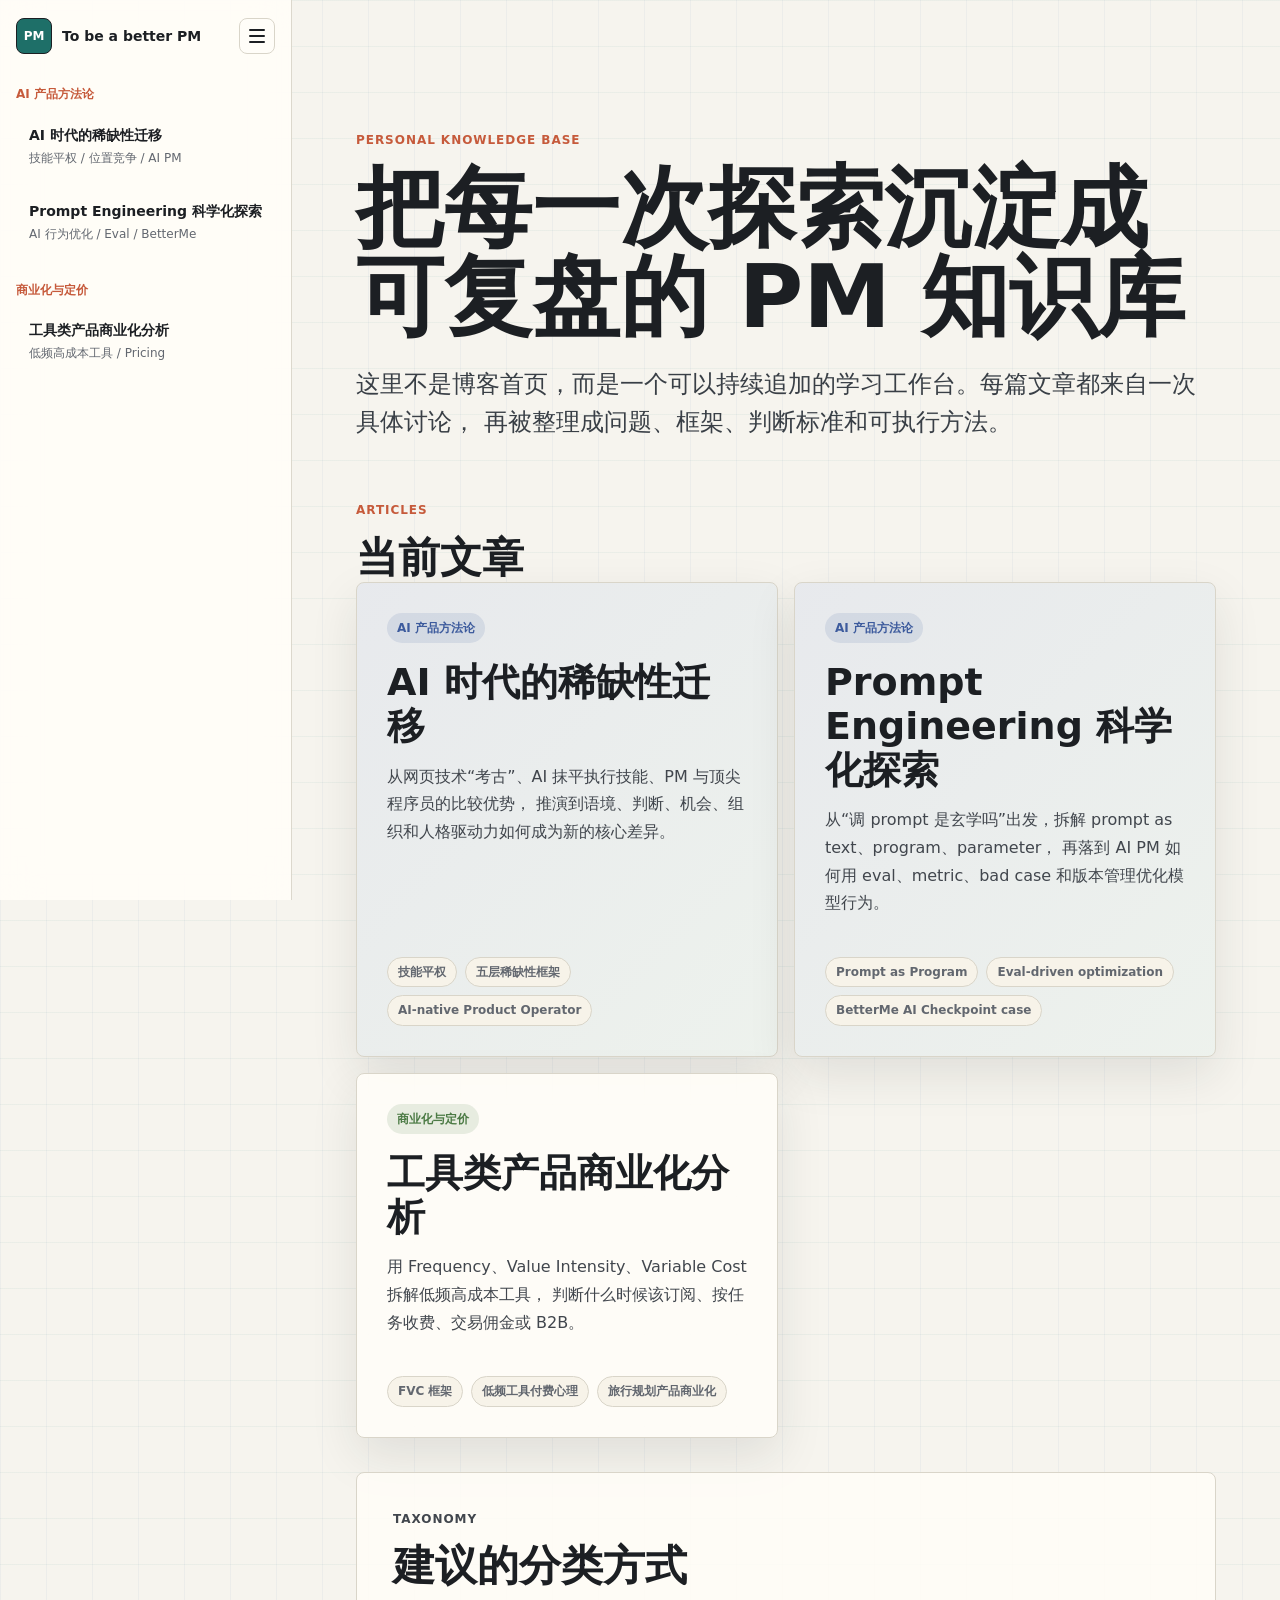
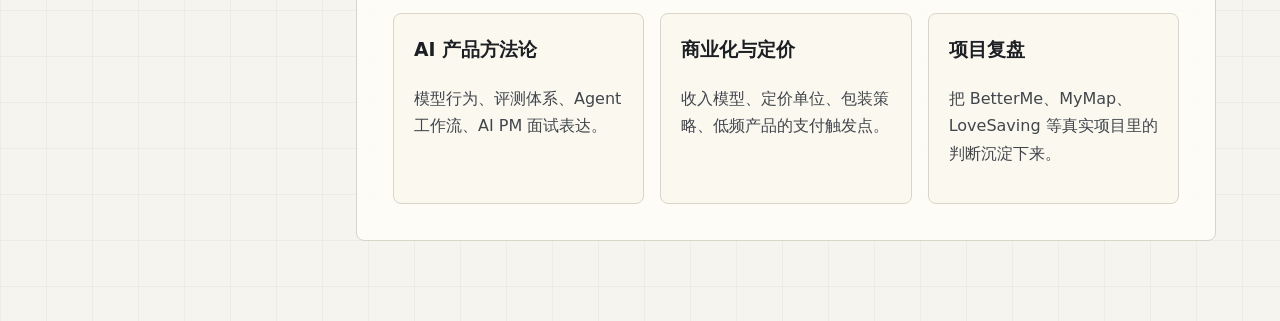
<file: docs/index.html>
<!doctype html>
<html lang="zh-CN">
  <head>
    <meta charset="utf-8" />
    <meta name="viewport" content="width=device-width, initial-scale=1" />
    <title>To be a better PM | 学习知识库</title>
    <meta
      name="description"
      content="把产品、AI、商业化和项目复盘整理成可回看的 PM 学习知识库。"
    />
    <link rel="stylesheet" href="./styles.css" />
  </head>
  <body>
    <div class="knowledge-shell" data-page="home">
      <aside class="library-sidebar" aria-label="知识库文章导航">
        <div class="sidebar-head">
          <a class="brand" href="./index.html" aria-label="返回知识库首页">
            <span class="brand-mark">PM</span>
            <span class="brand-text">To be a better PM</span>
          </a>
          <button class="sidebar-toggle" type="button" aria-label="折叠或展开文章列表" aria-expanded="true">
            <span></span>
          </button>
        </div>

        <nav class="article-nav">
          <section>
            <h2>AI 产品方法论</h2>
            <a href="./articles/ai-era-scarcity-and-ai-pm.html">
              <span>AI 时代的稀缺性迁移</span>
              <small>技能平权 / 位置竞争 / AI PM</small>
            </a>
            <a href="./articles/prompt-engineering-scientific-ai-pm.html">
              <span>Prompt Engineering 科学化探索</span>
              <small>AI 行为优化 / Eval / BetterMe</small>
            </a>
          </section>

          <section>
            <h2>商业化与定价</h2>
            <a href="./articles/tool-product-monetization.html">
              <span>工具类产品商业化分析</span>
              <small>低频高成本工具 / Pricing</small>
            </a>
          </section>
        </nav>
      </aside>

      <main class="home-main">
        <section class="home-hero">
          <p class="eyebrow">Personal Knowledge Base</p>
          <h1>把每一次探索沉淀成可复盘的 PM 知识库</h1>
          <p>
            这里不是博客首页，而是一个可以持续追加的学习工作台。每篇文章都来自一次具体讨论，
            再被整理成问题、框架、判断标准和可执行方法。
          </p>
        </section>

        <section class="library-overview" aria-label="文章列表">
          <div class="section-title">
            <p class="eyebrow">Articles</p>
            <h2>当前文章</h2>
          </div>

          <div class="article-grid">
            <a class="article-card featured" href="./articles/ai-era-scarcity-and-ai-pm.html">
              <div>
                <span class="category-pill ai">AI 产品方法论</span>
                <h3>AI 时代的稀缺性迁移</h3>
                <p>
                  从网页技术“考古”、AI 抹平执行技能、PM 与顶尖程序员的比较优势，
                  推演到语境、判断、机会、组织和人格驱动力如何成为新的核心差异。
                </p>
              </div>
              <ul>
                <li>技能平权</li>
                <li>五层稀缺性框架</li>
                <li>AI-native Product Operator</li>
              </ul>
            </a>

            <a class="article-card featured" href="./articles/prompt-engineering-scientific-ai-pm.html">
              <div>
                <span class="category-pill ai">AI 产品方法论</span>
                <h3>Prompt Engineering 科学化探索</h3>
                <p>
                  从“调 prompt 是玄学吗”出发，拆解 prompt as text、program、parameter，
                  再落到 AI PM 如何用 eval、metric、bad case 和版本管理优化模型行为。
                </p>
              </div>
              <ul>
                <li>Prompt as Program</li>
                <li>Eval-driven optimization</li>
                <li>BetterMe AI Checkpoint case</li>
              </ul>
            </a>

            <a class="article-card" href="./articles/tool-product-monetization.html">
              <div>
                <span class="category-pill strategy">商业化与定价</span>
                <h3>工具类产品商业化分析</h3>
                <p>
                  用 Frequency、Value Intensity、Variable Cost 拆解低频高成本工具，
                  判断什么时候该订阅、按任务收费、交易佣金或 B2B。
                </p>
              </div>
              <ul>
                <li>FVC 框架</li>
                <li>低频工具付费心理</li>
                <li>旅行规划产品商业化</li>
              </ul>
            </a>
          </div>
        </section>

        <section class="taxonomy-panel">
          <div>
            <p class="eyebrow">Taxonomy</p>
            <h2>建议的分类方式</h2>
          </div>
          <div class="taxonomy-grid">
            <article>
              <h3>AI 产品方法论</h3>
              <p>模型行为、评测体系、Agent 工作流、AI PM 面试表达。</p>
            </article>
            <article>
              <h3>商业化与定价</h3>
              <p>收入模型、定价单位、包装策略、低频产品的支付触发点。</p>
            </article>
            <article>
              <h3>项目复盘</h3>
              <p>把 BetterMe、MyMap、LoveSaving 等真实项目里的判断沉淀下来。</p>
            </article>
          </div>
        </section>
      </main>
    </div>

    <script src="./site.js?v=scroll-progress"></script>
  </body>
</html>
</file>
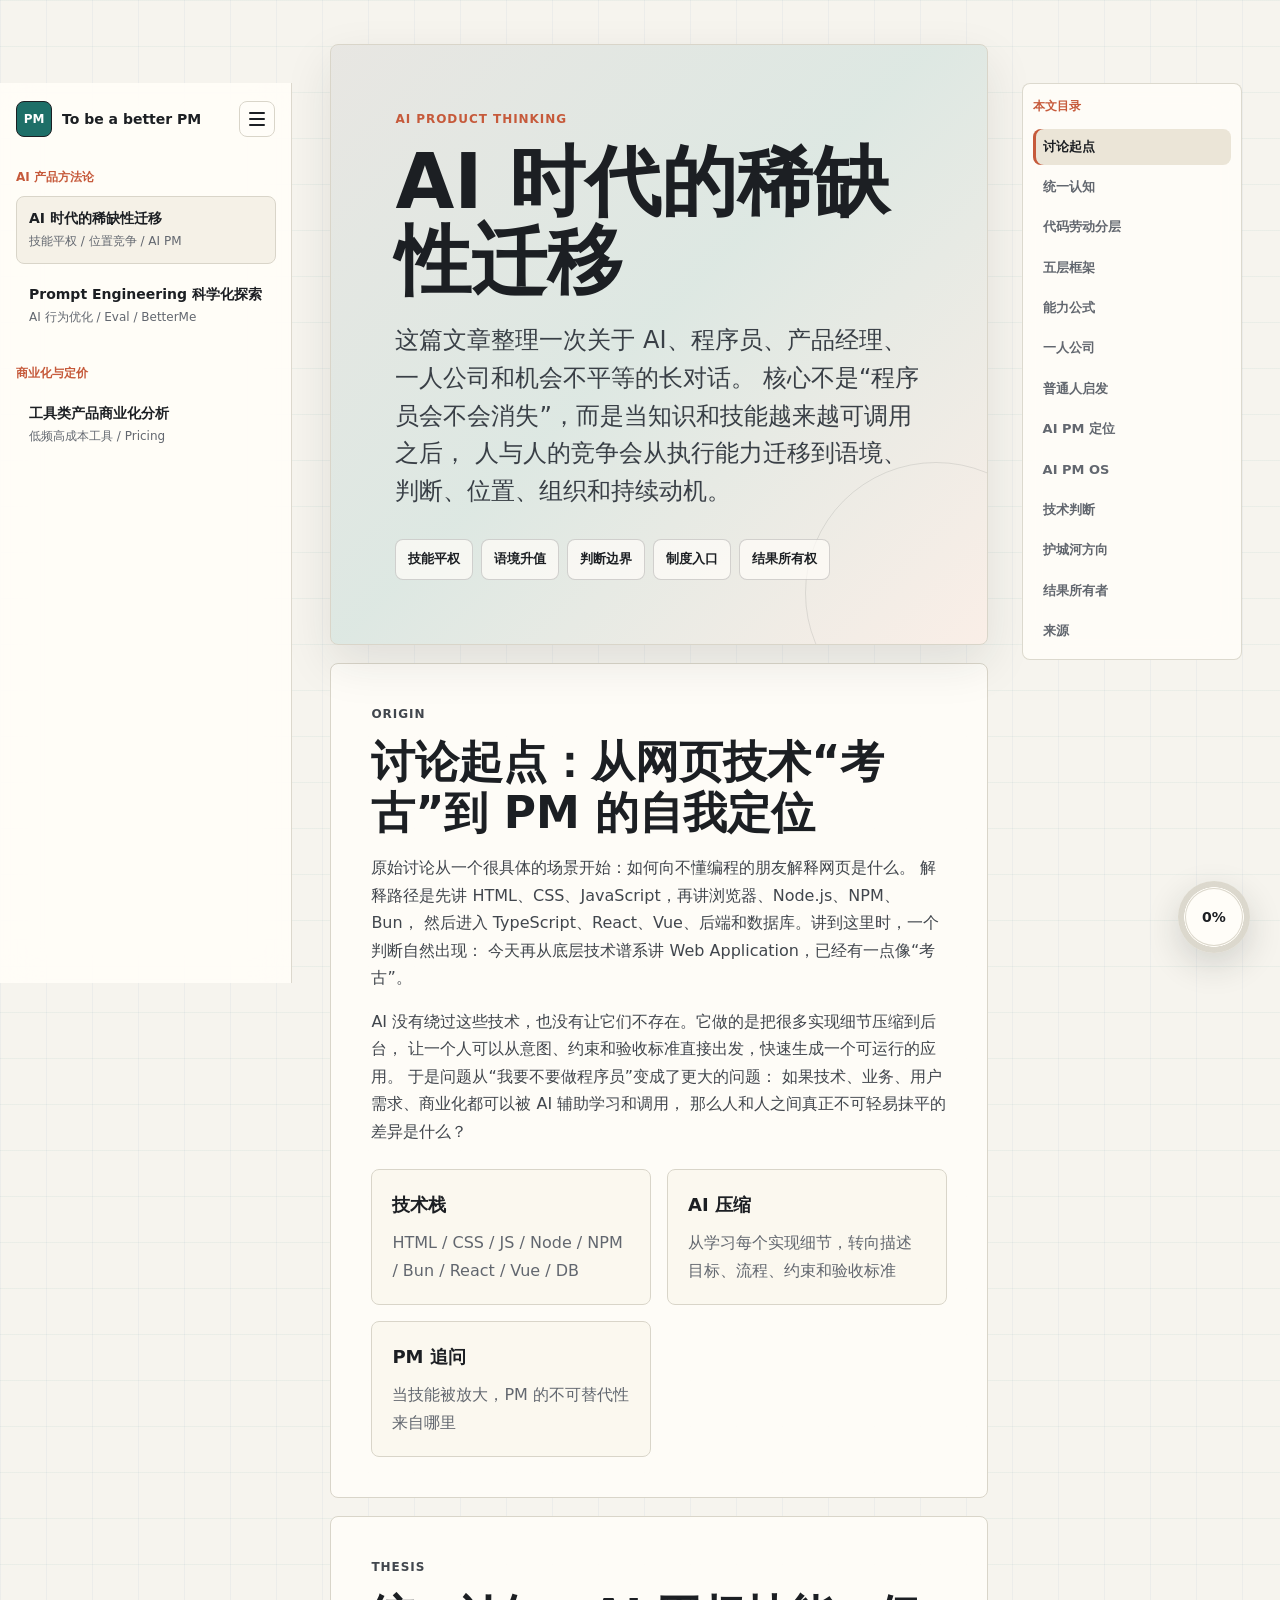
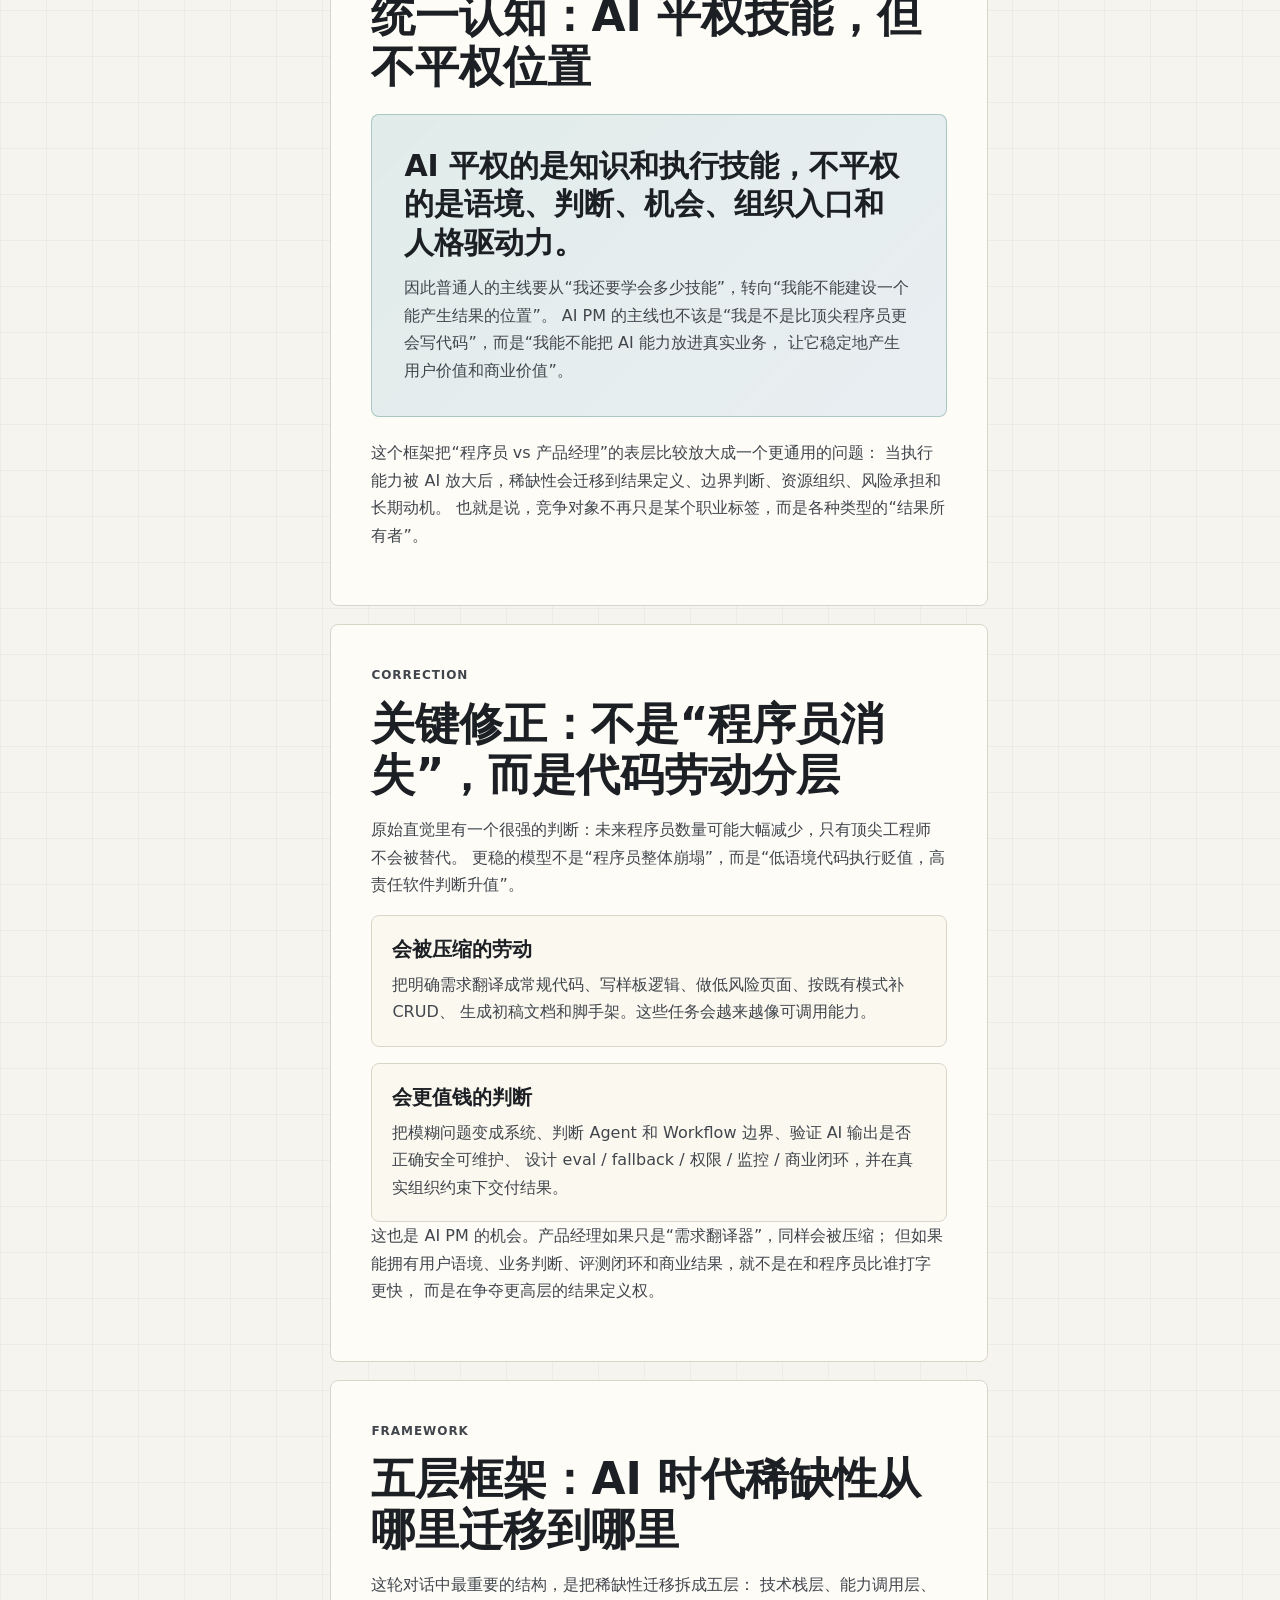
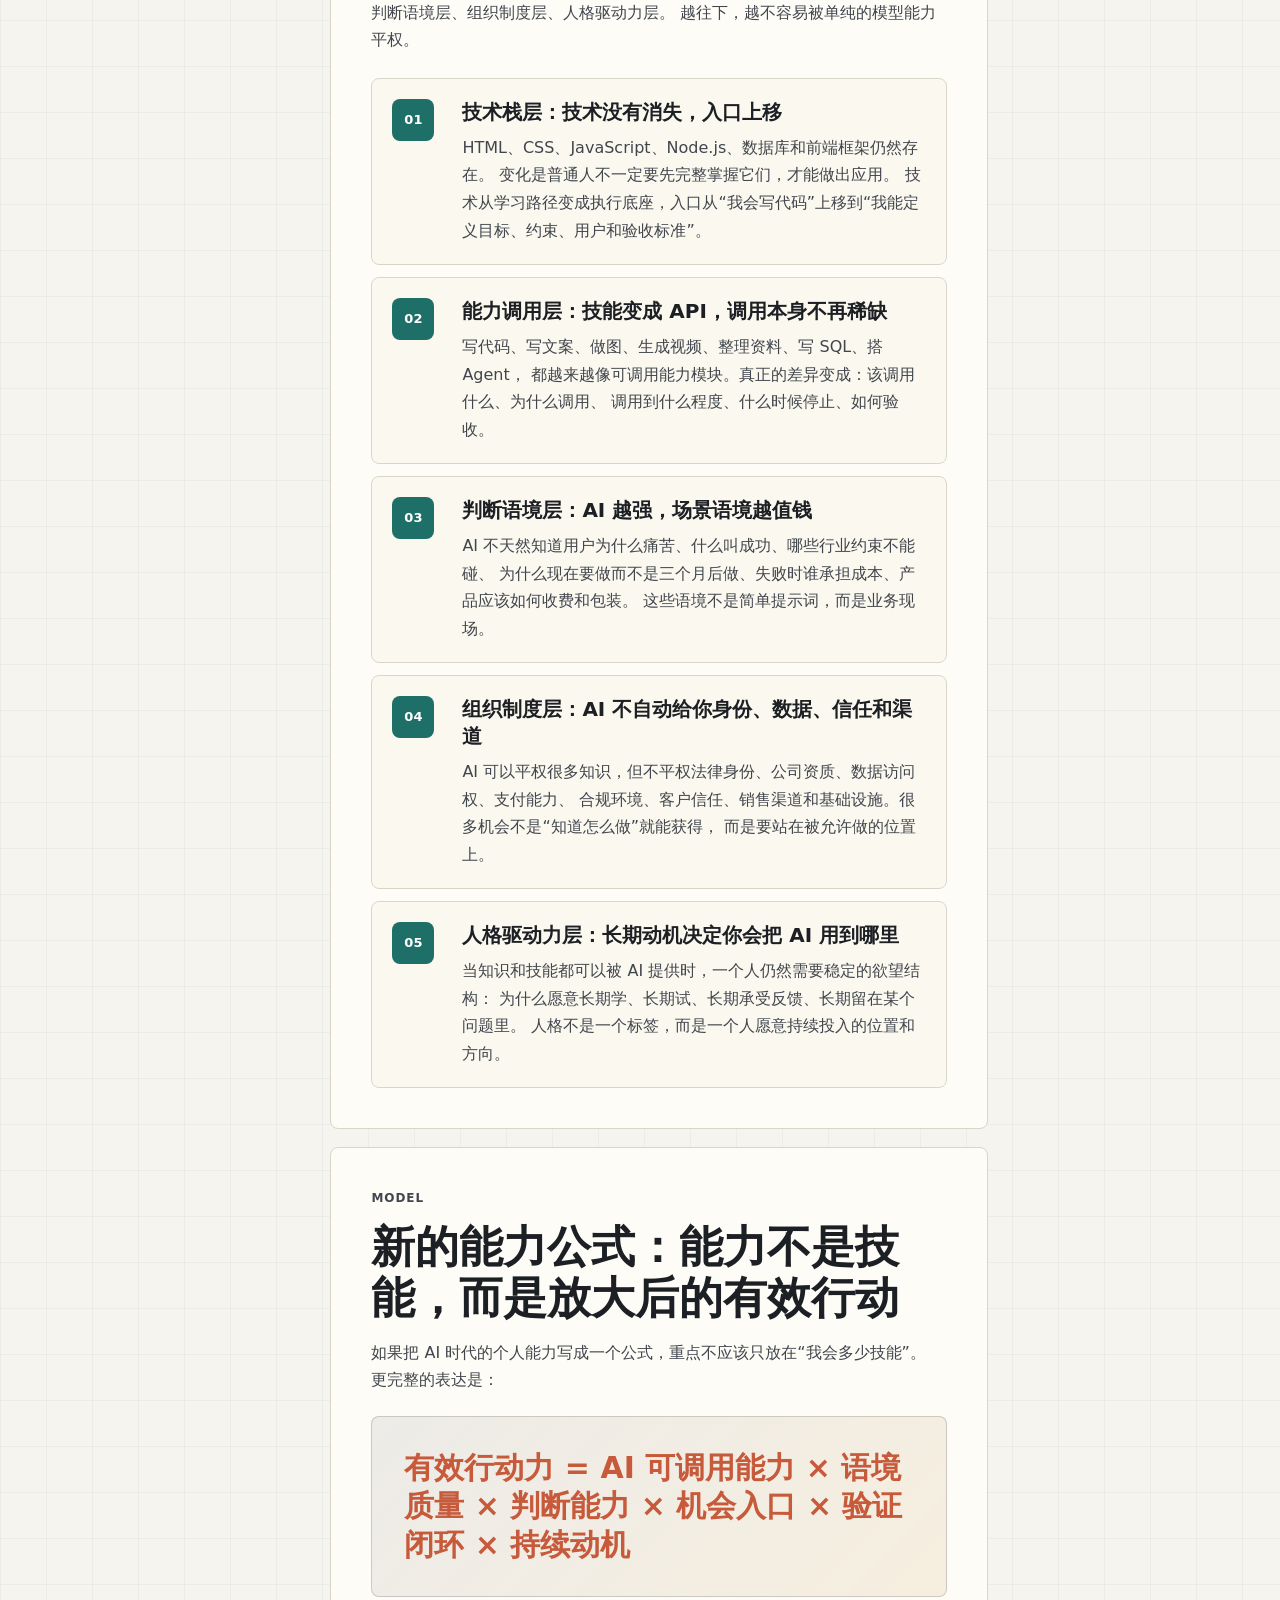
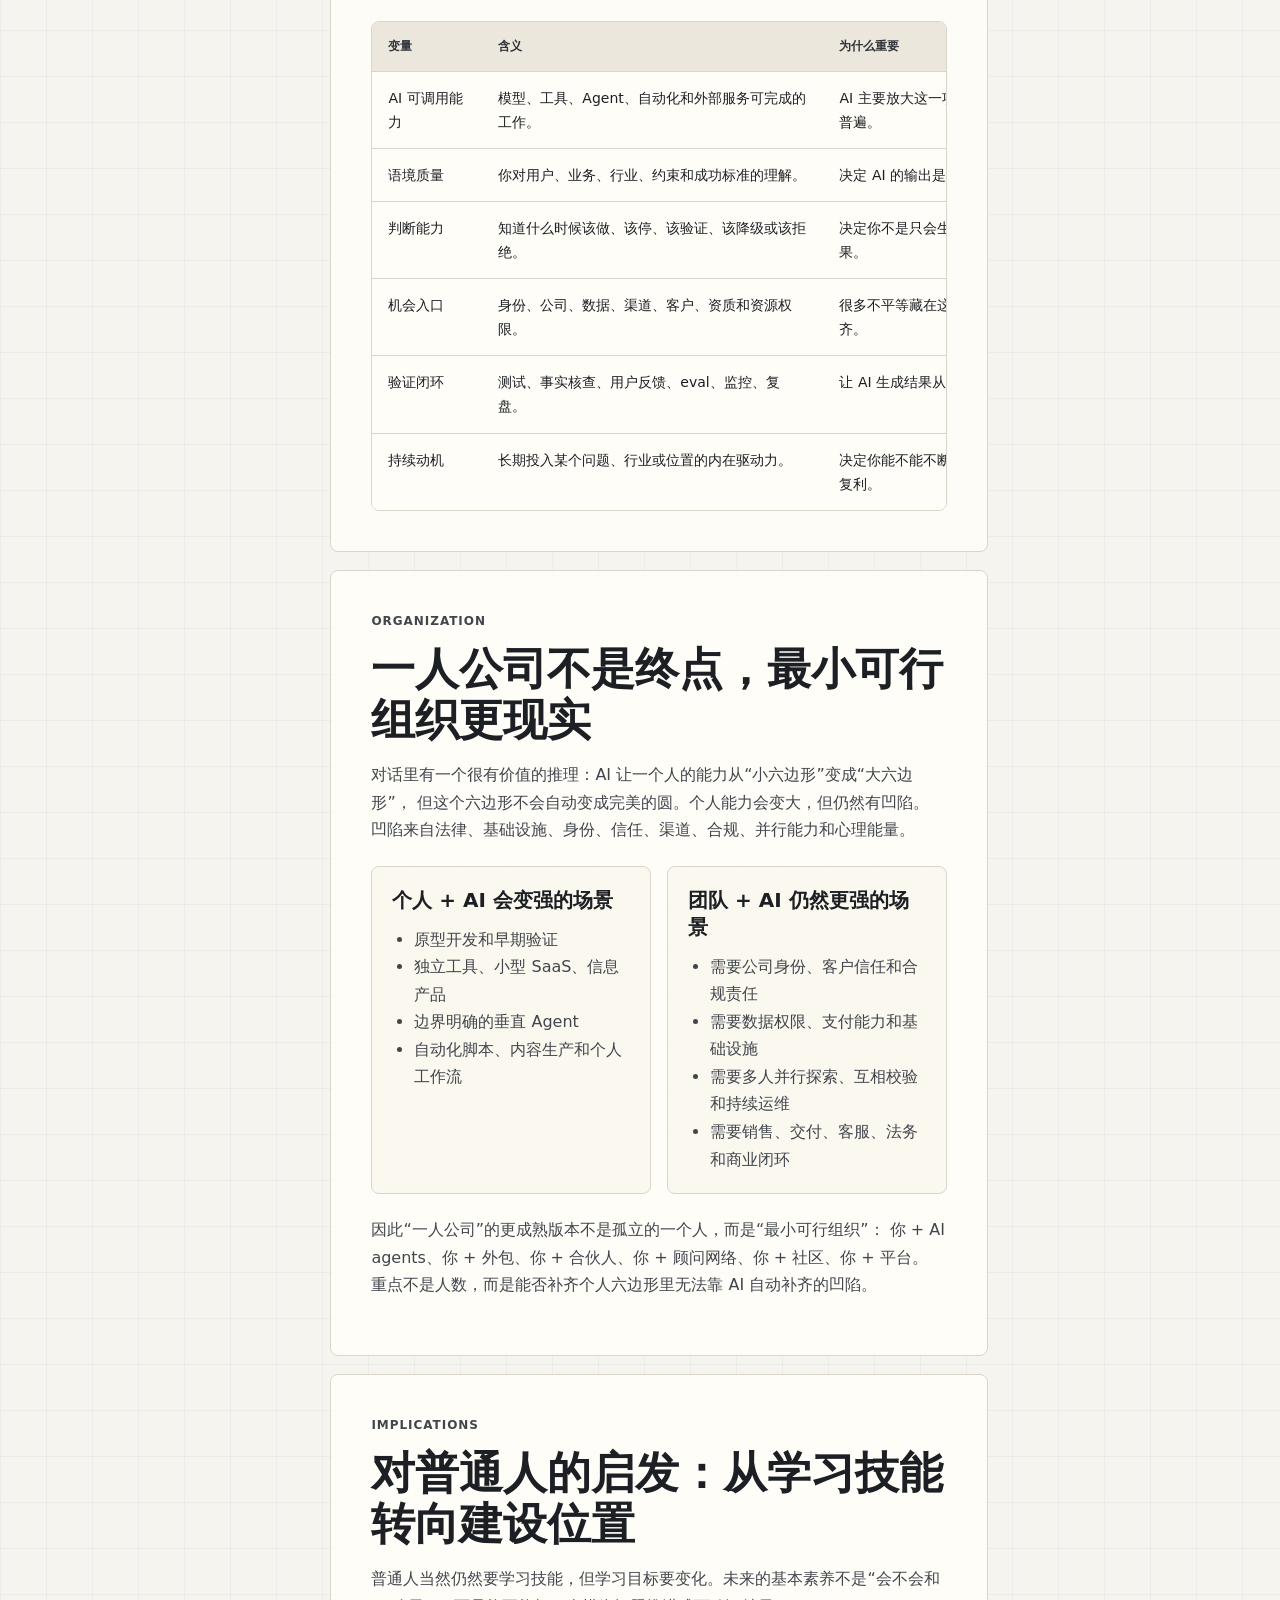
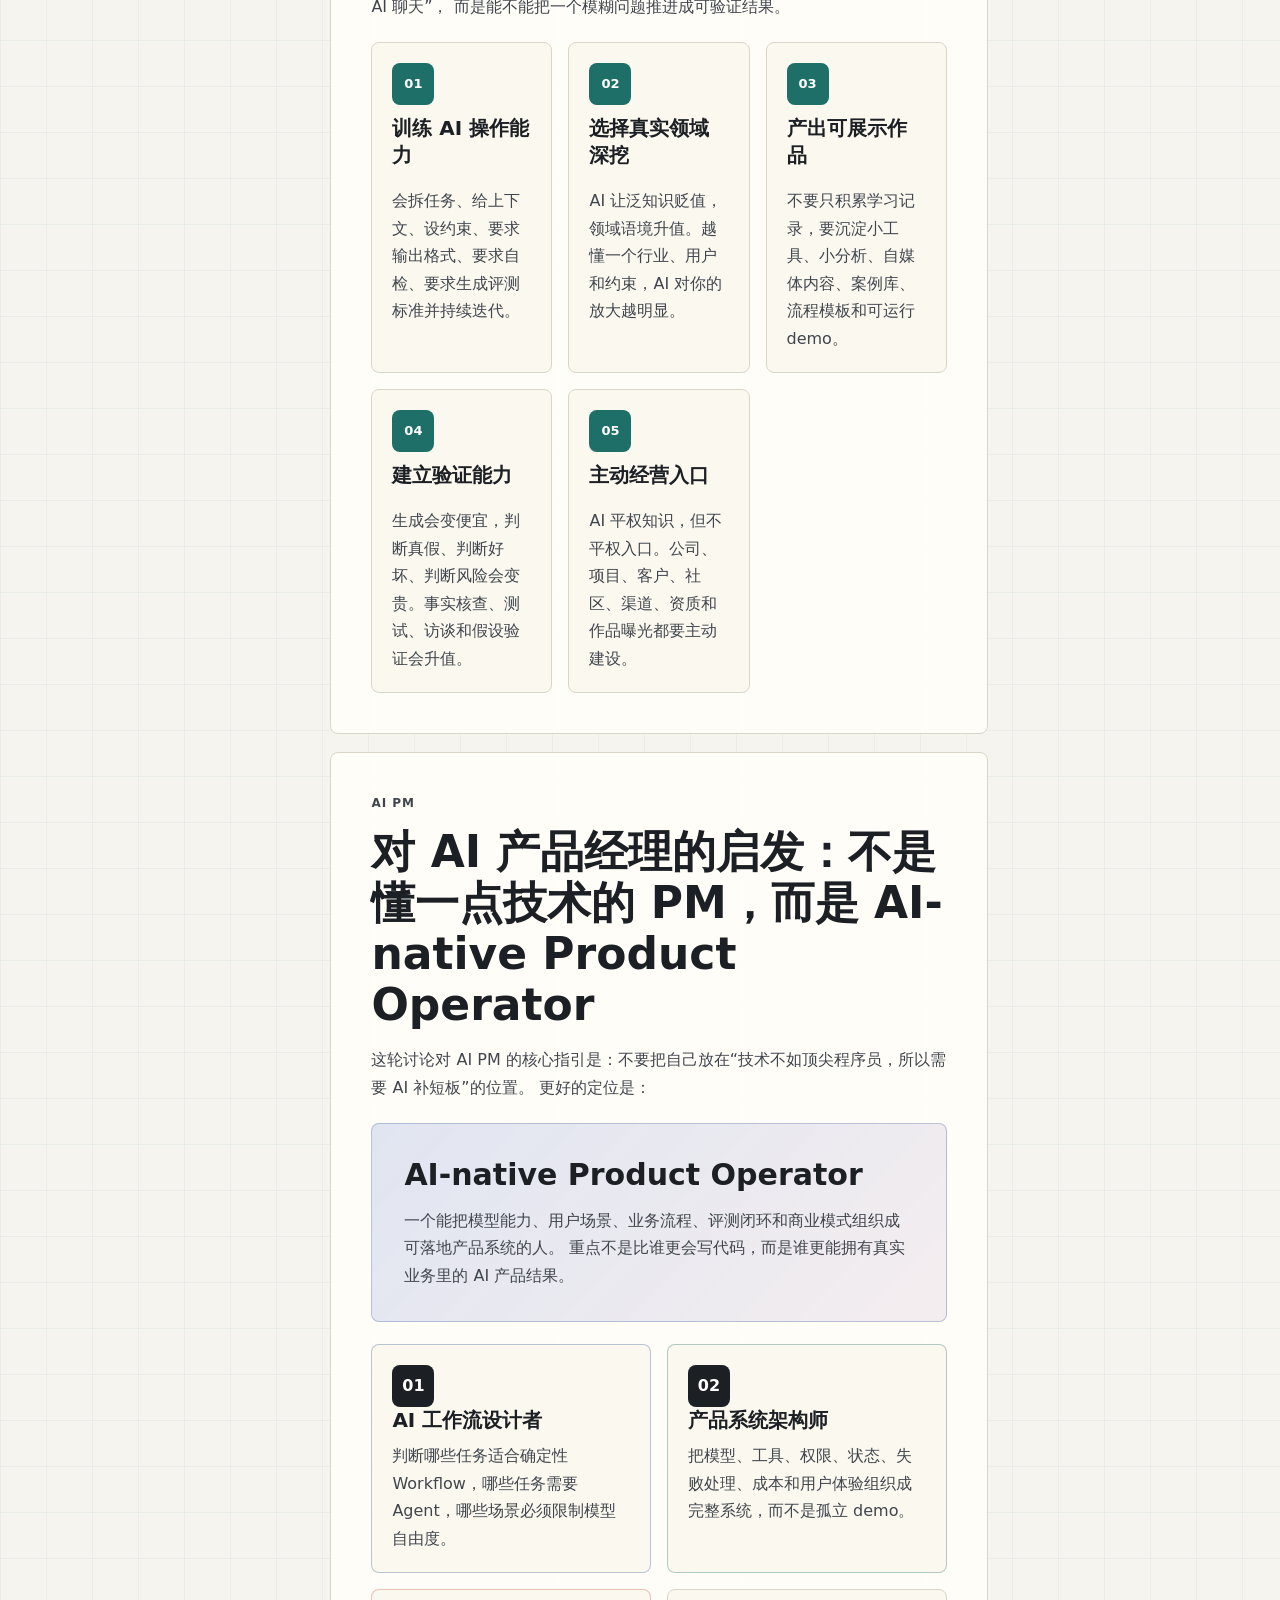
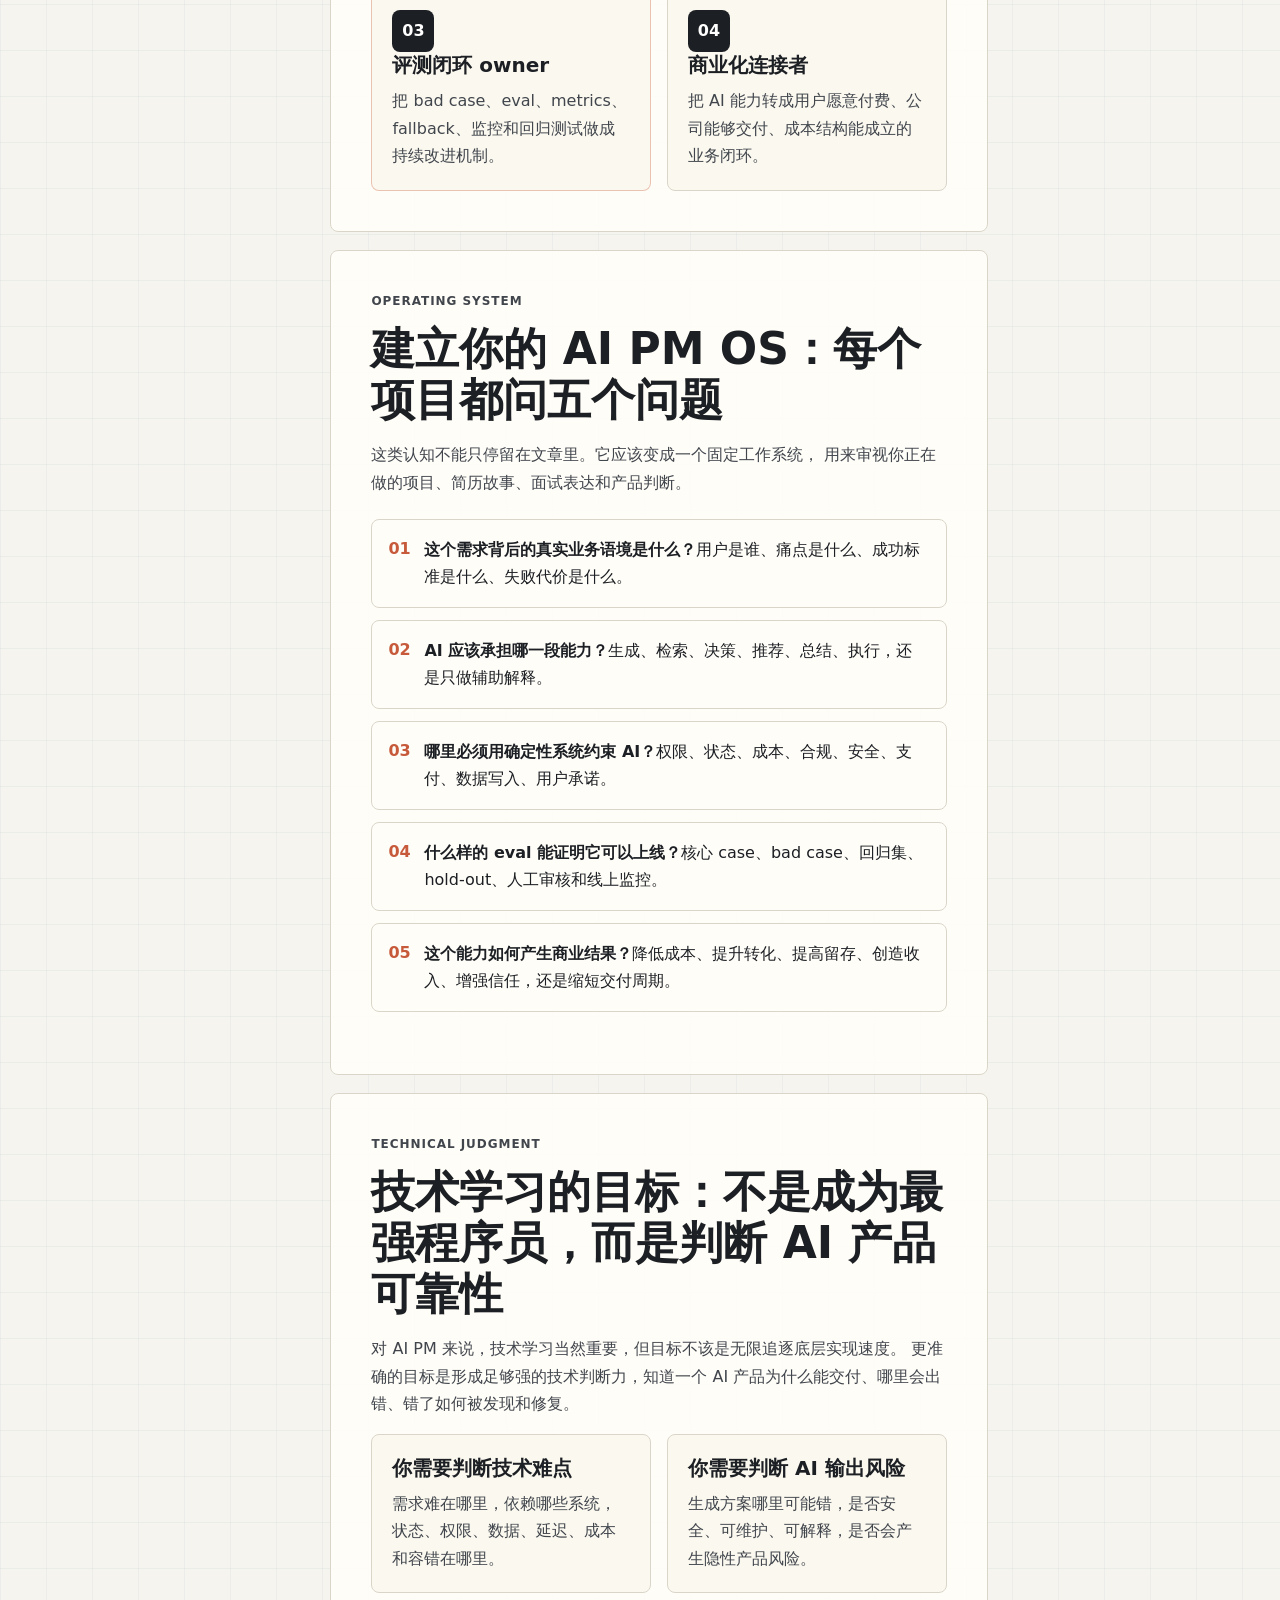
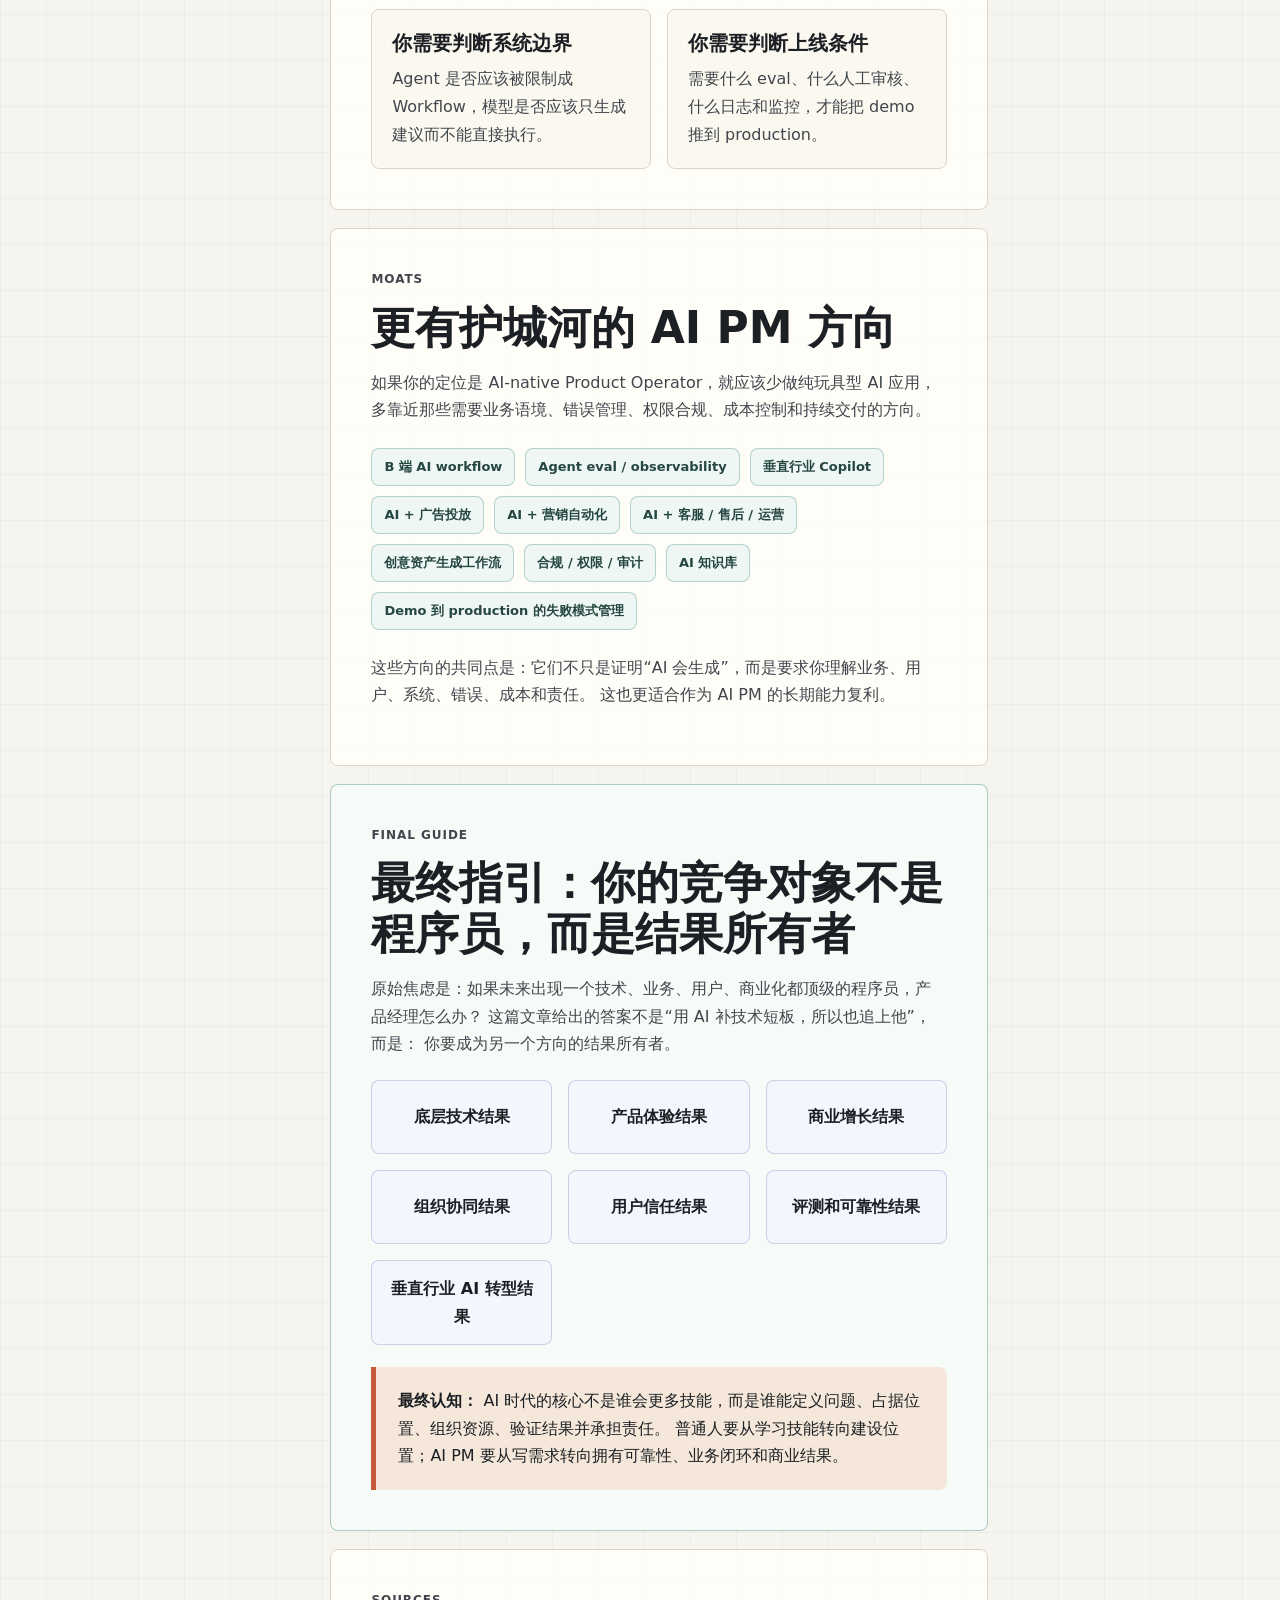
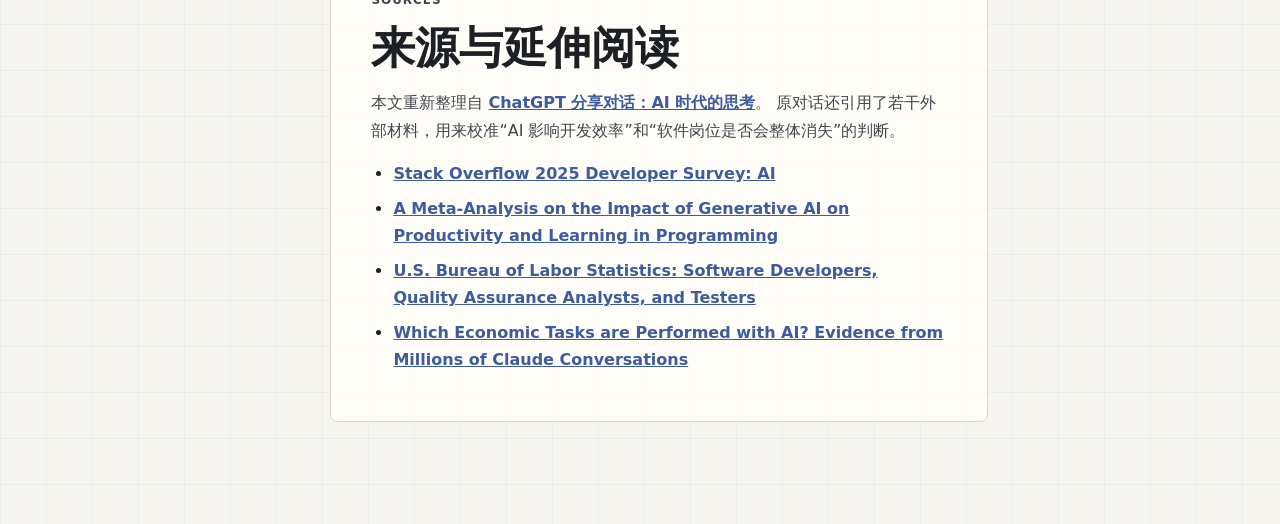
<file: docs/articles/ai-era-scarcity-and-ai-pm.html>
<!doctype html>
<html lang="zh-CN">
  <head>
    <meta charset="utf-8" />
    <meta name="viewport" content="width=device-width, initial-scale=1" />
    <title>AI 时代的稀缺性迁移 | To be a better PM</title>
    <meta
      name="description"
      content="从 AI 抹平执行技能出发，整理技能平权之后语境、判断、机会、组织和人格驱动力如何成为新的 PM 竞争框架。"
    />
    <link rel="stylesheet" href="../styles.css" />
  </head>
  <body>
    <div class="knowledge-shell" data-page="article">
      <aside class="library-sidebar" aria-label="知识库文章导航">
        <div class="sidebar-head">
          <a class="brand" href="../index.html" aria-label="返回知识库首页">
            <span class="brand-mark">PM</span>
            <span class="brand-text">To be a better PM</span>
          </a>
          <button class="sidebar-toggle" type="button" aria-label="折叠或展开文章列表" aria-expanded="true">
            <span></span>
          </button>
        </div>

        <nav class="article-nav">
          <section>
            <h2>AI 产品方法论</h2>
            <a class="active" href="./ai-era-scarcity-and-ai-pm.html" aria-current="page">
              <span>AI 时代的稀缺性迁移</span>
              <small>技能平权 / 位置竞争 / AI PM</small>
            </a>
            <a href="./prompt-engineering-scientific-ai-pm.html">
              <span>Prompt Engineering 科学化探索</span>
              <small>AI 行为优化 / Eval / BetterMe</small>
            </a>
          </section>
          <section>
            <h2>商业化与定价</h2>
            <a href="./tool-product-monetization.html">
              <span>工具类产品商业化分析</span>
              <small>低频高成本工具 / Pricing</small>
            </a>
          </section>
        </nav>
      </aside>

      <main class="article-main">
        <div class="article-layout">
          <article class="article">
            <header class="article-hero scarcity-hero">
              <p class="eyebrow">AI Product Thinking</p>
              <h1>AI 时代的稀缺性迁移</h1>
              <p class="article-lead">
                这篇文章整理一次关于 AI、程序员、产品经理、一人公司和机会不平等的长对话。
                核心不是“程序员会不会消失”，而是当知识和技能越来越可调用之后，
                人与人的竞争会从执行能力迁移到语境、判断、位置、组织和持续动机。
              </p>
              <div class="hero-flow" aria-label="AI 时代稀缺性迁移">
                <span>技能平权</span>
                <span>语境升值</span>
                <span>判断边界</span>
                <span>制度入口</span>
                <span>结果所有权</span>
              </div>
            </header>

            <section id="origin" class="section-block">
              <p class="eyebrow">Origin</p>
              <h2>讨论起点：从网页技术“考古”到 PM 的自我定位</h2>
              <p>
                原始讨论从一个很具体的场景开始：如何向不懂编程的朋友解释网页是什么。
                解释路径是先讲 HTML、CSS、JavaScript，再讲浏览器、Node.js、NPM、Bun，
                然后进入 TypeScript、React、Vue、后端和数据库。讲到这里时，一个判断自然出现：
                今天再从底层技术谱系讲 Web Application，已经有一点像“考古”。
              </p>
              <p>
                AI 没有绕过这些技术，也没有让它们不存在。它做的是把很多实现细节压缩到后台，
                让一个人可以从意图、约束和验收标准直接出发，快速生成一个可运行的应用。
                于是问题从“我要不要做程序员”变成了更大的问题：
                如果技术、业务、用户需求、商业化都可以被 AI 辅助学习和调用，
                那么人和人之间真正不可轻易抹平的差异是什么？
              </p>
              <div class="origin-map">
                <div>
                  <strong>技术栈</strong>
                  <span>HTML / CSS / JS / Node / NPM / Bun / React / Vue / DB</span>
                </div>
                <div>
                  <strong>AI 压缩</strong>
                  <span>从学习每个实现细节，转向描述目标、流程、约束和验收标准</span>
                </div>
                <div>
                  <strong>PM 追问</strong>
                  <span>当技能被放大，PM 的不可替代性来自哪里</span>
                </div>
              </div>
            </section>

            <section id="thesis" class="section-block">
              <p class="eyebrow">Thesis</p>
              <h2>统一认知：AI 平权技能，但不平权位置</h2>
              <div class="thesis-card">
                <strong>
                  AI 平权的是知识和执行技能，不平权的是语境、判断、机会、组织入口和人格驱动力。
                </strong>
                <p>
                  因此普通人的主线要从“我还要学会多少技能”，转向“我能不能建设一个能产生结果的位置”。
                  AI PM 的主线也不该是“我是不是比顶尖程序员更会写代码”，而是“我能不能把 AI 能力放进真实业务，
                  让它稳定地产生用户价值和商业价值”。
                </p>
              </div>
              <p>
                这个框架把“程序员 vs 产品经理”的表层比较放大成一个更通用的问题：
                当执行能力被 AI 放大后，稀缺性会迁移到结果定义、边界判断、资源组织、风险承担和长期动机。
                也就是说，竞争对象不再只是某个职业标签，而是各种类型的“结果所有者”。
              </p>
            </section>

            <section id="programmer" class="section-block">
              <p class="eyebrow">Correction</p>
              <h2>关键修正：不是“程序员消失”，而是代码劳动分层</h2>
              <p>
                原始直觉里有一个很强的判断：未来程序员数量可能大幅减少，只有顶尖工程师不会被替代。
                更稳的模型不是“程序员整体崩塌”，而是“低语境代码执行贬值，高责任软件判断升值”。
              </p>
              <div class="compare-grid">
                <div>
                  <h3>会被压缩的劳动</h3>
                  <p>
                    把明确需求翻译成常规代码、写样板逻辑、做低风险页面、按既有模式补 CRUD、
                    生成初稿文档和脚手架。这些任务会越来越像可调用能力。
                  </p>
                </div>
                <div>
                  <h3>会更值钱的判断</h3>
                  <p>
                    把模糊问题变成系统、判断 Agent 和 Workflow 边界、验证 AI 输出是否正确安全可维护、
                    设计 eval / fallback / 权限 / 监控 / 商业闭环，并在真实组织约束下交付结果。
                  </p>
                </div>
              </div>
              <p>
                这也是 AI PM 的机会。产品经理如果只是“需求翻译器”，同样会被压缩；
                但如果能拥有用户语境、业务判断、评测闭环和商业结果，就不是在和程序员比谁打字更快，
                而是在争夺更高层的结果定义权。
              </p>
            </section>

            <section id="layers" class="section-block">
              <p class="eyebrow">Framework</p>
              <h2>五层框架：AI 时代稀缺性从哪里迁移到哪里</h2>
              <p>
                这轮对话中最重要的结构，是把稀缺性迁移拆成五层：
                技术栈层、能力调用层、判断语境层、组织制度层、人格驱动力层。
                越往下，越不容易被单纯的模型能力平权。
              </p>
              <div class="layer-list">
                <article>
                  <span>01</span>
                  <div>
                    <h3>技术栈层：技术没有消失，入口上移</h3>
                    <p>
                      HTML、CSS、JavaScript、Node.js、数据库和前端框架仍然存在。
                      变化是普通人不一定要先完整掌握它们，才能做出应用。
                      技术从学习路径变成执行底座，入口从“我会写代码”上移到“我能定义目标、约束、用户和验收标准”。
                    </p>
                  </div>
                </article>
                <article>
                  <span>02</span>
                  <div>
                    <h3>能力调用层：技能变成 API，调用本身不再稀缺</h3>
                    <p>
                      写代码、写文案、做图、生成视频、整理资料、写 SQL、搭 Agent，
                      都越来越像可调用能力模块。真正的差异变成：该调用什么、为什么调用、
                      调用到什么程度、什么时候停止、如何验收。
                    </p>
                  </div>
                </article>
                <article>
                  <span>03</span>
                  <div>
                    <h3>判断语境层：AI 越强，场景语境越值钱</h3>
                    <p>
                      AI 不天然知道用户为什么痛苦、什么叫成功、哪些行业约束不能碰、
                      为什么现在要做而不是三个月后做、失败时谁承担成本、产品应该如何收费和包装。
                      这些语境不是简单提示词，而是业务现场。
                    </p>
                  </div>
                </article>
                <article>
                  <span>04</span>
                  <div>
                    <h3>组织制度层：AI 不自动给你身份、数据、信任和渠道</h3>
                    <p>
                      AI 可以平权很多知识，但不平权法律身份、公司资质、数据访问权、支付能力、
                      合规环境、客户信任、销售渠道和基础设施。很多机会不是“知道怎么做”就能获得，
                      而是要站在被允许做的位置上。
                    </p>
                  </div>
                </article>
                <article>
                  <span>05</span>
                  <div>
                    <h3>人格驱动力层：长期动机决定你会把 AI 用到哪里</h3>
                    <p>
                      当知识和技能都可以被 AI 提供时，一个人仍然需要稳定的欲望结构：
                      为什么愿意长期学、长期试、长期承受反馈、长期留在某个问题里。
                      人格不是一个标签，而是一个人愿意持续投入的位置和方向。
                    </p>
                  </div>
                </article>
              </div>
            </section>

            <section id="formula" class="section-block">
              <p class="eyebrow">Model</p>
              <h2>新的能力公式：能力不是技能，而是放大后的有效行动</h2>
              <p>
                如果把 AI 时代的个人能力写成一个公式，重点不应该只放在“我会多少技能”。
                更完整的表达是：
              </p>
              <div class="formula-panel">
                <strong>有效行动力 = AI 可调用能力 × 语境质量 × 判断能力 × 机会入口 × 验证闭环 × 持续动机</strong>
              </div>
              <div class="method-table">
                <table>
                  <thead>
                    <tr>
                      <th>变量</th>
                      <th>含义</th>
                      <th>为什么重要</th>
                    </tr>
                  </thead>
                  <tbody>
                    <tr>
                      <td>AI 可调用能力</td>
                      <td>模型、工具、Agent、自动化和外部服务可完成的工作。</td>
                      <td>AI 主要放大这一项，但这项会越来越普遍。</td>
                    </tr>
                    <tr>
                      <td>语境质量</td>
                      <td>你对用户、业务、行业、约束和成功标准的理解。</td>
                      <td>决定 AI 的输出是否对真实问题有用。</td>
                    </tr>
                    <tr>
                      <td>判断能力</td>
                      <td>知道什么时候该做、该停、该验证、该降级或该拒绝。</td>
                      <td>决定你不是只会生成，而是能负责结果。</td>
                    </tr>
                    <tr>
                      <td>机会入口</td>
                      <td>身份、公司、数据、渠道、客户、资质和资源权限。</td>
                      <td>很多不平等藏在这里，AI 不能自动补齐。</td>
                    </tr>
                    <tr>
                      <td>验证闭环</td>
                      <td>测试、事实核查、用户反馈、eval、监控、复盘。</td>
                      <td>让 AI 生成结果从草稿变成可靠产品。</td>
                    </tr>
                    <tr>
                      <td>持续动机</td>
                      <td>长期投入某个问题、行业或位置的内在驱动力。</td>
                      <td>决定你能不能不断把可调用能力转成复利。</td>
                    </tr>
                  </tbody>
                </table>
              </div>
            </section>

            <section id="individual-team" class="section-block">
              <p class="eyebrow">Organization</p>
              <h2>一人公司不是终点，最小可行组织更现实</h2>
              <p>
                对话里有一个很有价值的推理：AI 让一个人的能力从“小六边形”变成“大六边形”，
                但这个六边形不会自动变成完美的圆。个人能力会变大，但仍然有凹陷。
                凹陷来自法律、基础设施、身份、信任、渠道、合规、并行能力和心理能量。
              </p>
              <div class="asymmetry-grid">
                <article>
                  <h3>个人 + AI 会变强的场景</h3>
                  <ul>
                    <li>原型开发和早期验证</li>
                    <li>独立工具、小型 SaaS、信息产品</li>
                    <li>边界明确的垂直 Agent</li>
                    <li>自动化脚本、内容生产和个人工作流</li>
                  </ul>
                </article>
                <article>
                  <h3>团队 + AI 仍然更强的场景</h3>
                  <ul>
                    <li>需要公司身份、客户信任和合规责任</li>
                    <li>需要数据权限、支付能力和基础设施</li>
                    <li>需要多人并行探索、互相校验和持续运维</li>
                    <li>需要销售、交付、客服、法务和商业闭环</li>
                  </ul>
                </article>
              </div>
              <p>
                因此“一人公司”的更成熟版本不是孤立的一个人，而是“最小可行组织”：
                你 + AI agents、你 + 外包、你 + 合伙人、你 + 顾问网络、你 + 社区、你 + 平台。
                重点不是人数，而是能否补齐个人六边形里无法靠 AI 自动补齐的凹陷。
              </p>
            </section>

            <section id="ordinary-people" class="section-block">
              <p class="eyebrow">Implications</p>
              <h2>对普通人的启发：从学习技能转向建设位置</h2>
              <p>
                普通人当然仍然要学习技能，但学习目标要变化。未来的基本素养不是“会不会和 AI 聊天”，
                而是能不能把一个模糊问题推进成可验证结果。
              </p>
              <div class="action-cards">
                <article>
                  <span>01</span>
                  <h3>训练 AI 操作能力</h3>
                  <p>会拆任务、给上下文、设约束、要求输出格式、要求自检、要求生成评测标准并持续迭代。</p>
                </article>
                <article>
                  <span>02</span>
                  <h3>选择真实领域深挖</h3>
                  <p>AI 让泛知识贬值，领域语境升值。越懂一个行业、用户和约束，AI 对你的放大越明显。</p>
                </article>
                <article>
                  <span>03</span>
                  <h3>产出可展示作品</h3>
                  <p>不要只积累学习记录，要沉淀小工具、小分析、自媒体内容、案例库、流程模板和可运行 demo。</p>
                </article>
                <article>
                  <span>04</span>
                  <h3>建立验证能力</h3>
                  <p>生成会变便宜，判断真假、判断好坏、判断风险会变贵。事实核查、测试、访谈和假设验证会升值。</p>
                </article>
                <article>
                  <span>05</span>
                  <h3>主动经营入口</h3>
                  <p>AI 平权知识，但不平权入口。公司、项目、客户、社区、渠道、资质和作品曝光都要主动建设。</p>
                </article>
              </div>
            </section>

            <section id="ai-pm" class="section-block">
              <p class="eyebrow">AI PM</p>
              <h2>对 AI 产品经理的启发：不是懂一点技术的 PM，而是 AI-native Product Operator</h2>
              <p>
                这轮讨论对 AI PM 的核心指引是：不要把自己放在“技术不如顶尖程序员，所以需要 AI 补短板”的位置。
                更好的定位是：
              </p>
              <div class="thesis-card operator-card">
                <strong>AI-native Product Operator</strong>
                <p>
                  一个能把模型能力、用户场景、业务流程、评测闭环和商业模式组织成可落地产品系统的人。
                  重点不是比谁更会写代码，而是谁更能拥有真实业务里的 AI 产品结果。
                </p>
              </div>
              <div class="framework-grid">
                <article>
                  <span>01</span>
                  <h3>AI 工作流设计者</h3>
                  <p>判断哪些任务适合确定性 Workflow，哪些任务需要 Agent，哪些场景必须限制模型自由度。</p>
                </article>
                <article>
                  <span>02</span>
                  <h3>产品系统架构师</h3>
                  <p>把模型、工具、权限、状态、失败处理、成本和用户体验组织成完整系统，而不是孤立 demo。</p>
                </article>
                <article>
                  <span>03</span>
                  <h3>评测闭环 owner</h3>
                  <p>把 bad case、eval、metrics、fallback、监控和回归测试做成持续改进机制。</p>
                </article>
                <article>
                  <span>04</span>
                  <h3>商业化连接者</h3>
                  <p>把 AI 能力转成用户愿意付费、公司能够交付、成本结构能成立的业务闭环。</p>
                </article>
              </div>
            </section>

            <section id="ai-pm-os" class="section-block">
              <p class="eyebrow">Operating System</p>
              <h2>建立你的 AI PM OS：每个项目都问五个问题</h2>
              <p>
                这类认知不能只停留在文章里。它应该变成一个固定工作系统，
                用来审视你正在做的项目、简历故事、面试表达和产品判断。
              </p>
              <ol class="reason-list">
                <li><strong>这个需求背后的真实业务语境是什么？</strong>用户是谁、痛点是什么、成功标准是什么、失败代价是什么。</li>
                <li><strong>AI 应该承担哪一段能力？</strong>生成、检索、决策、推荐、总结、执行，还是只做辅助解释。</li>
                <li><strong>哪里必须用确定性系统约束 AI？</strong>权限、状态、成本、合规、安全、支付、数据写入、用户承诺。</li>
                <li><strong>什么样的 eval 能证明它可以上线？</strong>核心 case、bad case、回归集、hold-out、人工审核和线上监控。</li>
                <li><strong>这个能力如何产生商业结果？</strong>降低成本、提升转化、提高留存、创造收入、增强信任，还是缩短交付周期。</li>
              </ol>
            </section>

            <section id="technical-judgment" class="section-block">
              <p class="eyebrow">Technical Judgment</p>
              <h2>技术学习的目标：不是成为最强程序员，而是判断 AI 产品可靠性</h2>
              <p>
                对 AI PM 来说，技术学习当然重要，但目标不该是无限追逐底层实现速度。
                更准确的目标是形成足够强的技术判断力，知道一个 AI 产品为什么能交付、哪里会出错、错了如何被发现和修复。
              </p>
              <div class="policy-grid">
                <div>
                  <h3>你需要判断技术难点</h3>
                  <p>需求难在哪里，依赖哪些系统，状态、权限、数据、延迟、成本和容错在哪里。</p>
                </div>
                <div>
                  <h3>你需要判断 AI 输出风险</h3>
                  <p>生成方案哪里可能错，是否安全、可维护、可解释，是否会产生隐性产品风险。</p>
                </div>
                <div>
                  <h3>你需要判断系统边界</h3>
                  <p>Agent 是否应该被限制成 Workflow，模型是否应该只生成建议而不能直接执行。</p>
                </div>
                <div>
                  <h3>你需要判断上线条件</h3>
                  <p>需要什么 eval、什么人工审核、什么日志和监控，才能把 demo 推到 production。</p>
                </div>
              </div>
            </section>

            <section id="moats" class="section-block">
              <p class="eyebrow">Moats</p>
              <h2>更有护城河的 AI PM 方向</h2>
              <p>
                如果你的定位是 AI-native Product Operator，就应该少做纯玩具型 AI 应用，
                多靠近那些需要业务语境、错误管理、权限合规、成本控制和持续交付的方向。
              </p>
              <div class="direction-cloud" aria-label="AI PM 方向">
                <span>B 端 AI workflow</span>
                <span>Agent eval / observability</span>
                <span>垂直行业 Copilot</span>
                <span>AI + 广告投放</span>
                <span>AI + 营销自动化</span>
                <span>AI + 客服 / 售后 / 运营</span>
                <span>创意资产生成工作流</span>
                <span>合规 / 权限 / 审计</span>
                <span>AI 知识库</span>
                <span>Demo 到 production 的失败模式管理</span>
              </div>
              <p>
                这些方向的共同点是：它们不只是证明“AI 会生成”，而是要求你理解业务、用户、系统、错误、成本和责任。
                这也更适合作为 AI PM 的长期能力复利。
              </p>
            </section>

            <section id="result-owner" class="section-block final-section">
              <p class="eyebrow">Final Guide</p>
              <h2>最终指引：你的竞争对象不是程序员，而是结果所有者</h2>
              <p>
                原始焦虑是：如果未来出现一个技术、业务、用户、商业化都顶级的程序员，产品经理怎么办？
                这篇文章给出的答案不是“用 AI 补技术短板，所以也追上他”，而是：
                你要成为另一个方向的结果所有者。
              </p>
              <div class="result-owner-grid">
                <div>底层技术结果</div>
                <div>产品体验结果</div>
                <div>商业增长结果</div>
                <div>组织协同结果</div>
                <div>用户信任结果</div>
                <div>评测和可靠性结果</div>
                <div>垂直行业 AI 转型结果</div>
              </div>
              <div class="callout">
                <strong>最终认知：</strong>
                AI 时代的核心不是谁会更多技能，而是谁能定义问题、占据位置、组织资源、验证结果并承担责任。
                普通人要从学习技能转向建设位置；AI PM 要从写需求转向拥有可靠性、业务闭环和商业结果。
              </div>
            </section>

            <section id="references" class="section-block references">
              <p class="eyebrow">Sources</p>
              <h2>来源与延伸阅读</h2>
              <p>
                本文重新整理自
                <a href="https://chatgpt.com/share/6a13b197-d884-832b-8c9b-5cf85ce23984">ChatGPT 分享对话：AI 时代的思考</a>。
                原对话还引用了若干外部材料，用来校准“AI 影响开发效率”和“软件岗位是否会整体消失”的判断。
              </p>
              <ul>
                <li><a href="https://survey.stackoverflow.co/2025/ai">Stack Overflow 2025 Developer Survey: AI</a></li>
                <li><a href="https://arxiv.org/abs/2605.04779">A Meta-Analysis on the Impact of Generative AI on Productivity and Learning in Programming</a></li>
                <li><a href="https://www.bls.gov/ooh/computer-and-information-technology/software-developers.htm">U.S. Bureau of Labor Statistics: Software Developers, Quality Assurance Analysts, and Testers</a></li>
                <li><a href="https://arxiv.org/abs/2503.04761">Which Economic Tasks are Performed with AI? Evidence from Millions of Claude Conversations</a></li>
              </ul>
            </section>
          </article>

          <aside class="page-toc" aria-label="本文目录">
            <p>本文目录</p>
            <a href="#origin">讨论起点</a>
            <a href="#thesis">统一认知</a>
            <a href="#programmer">代码劳动分层</a>
            <a href="#layers">五层框架</a>
            <a href="#formula">能力公式</a>
            <a href="#individual-team">一人公司</a>
            <a href="#ordinary-people">普通人启发</a>
            <a href="#ai-pm">AI PM 定位</a>
            <a href="#ai-pm-os">AI PM OS</a>
            <a href="#technical-judgment">技术判断</a>
            <a href="#moats">护城河方向</a>
            <a href="#result-owner">结果所有者</a>
            <a href="#references">来源</a>
          </aside>
        </div>
      </main>
    </div>

    <script src="../site.js?v=scroll-progress"></script>
  </body>
</html>
</file>
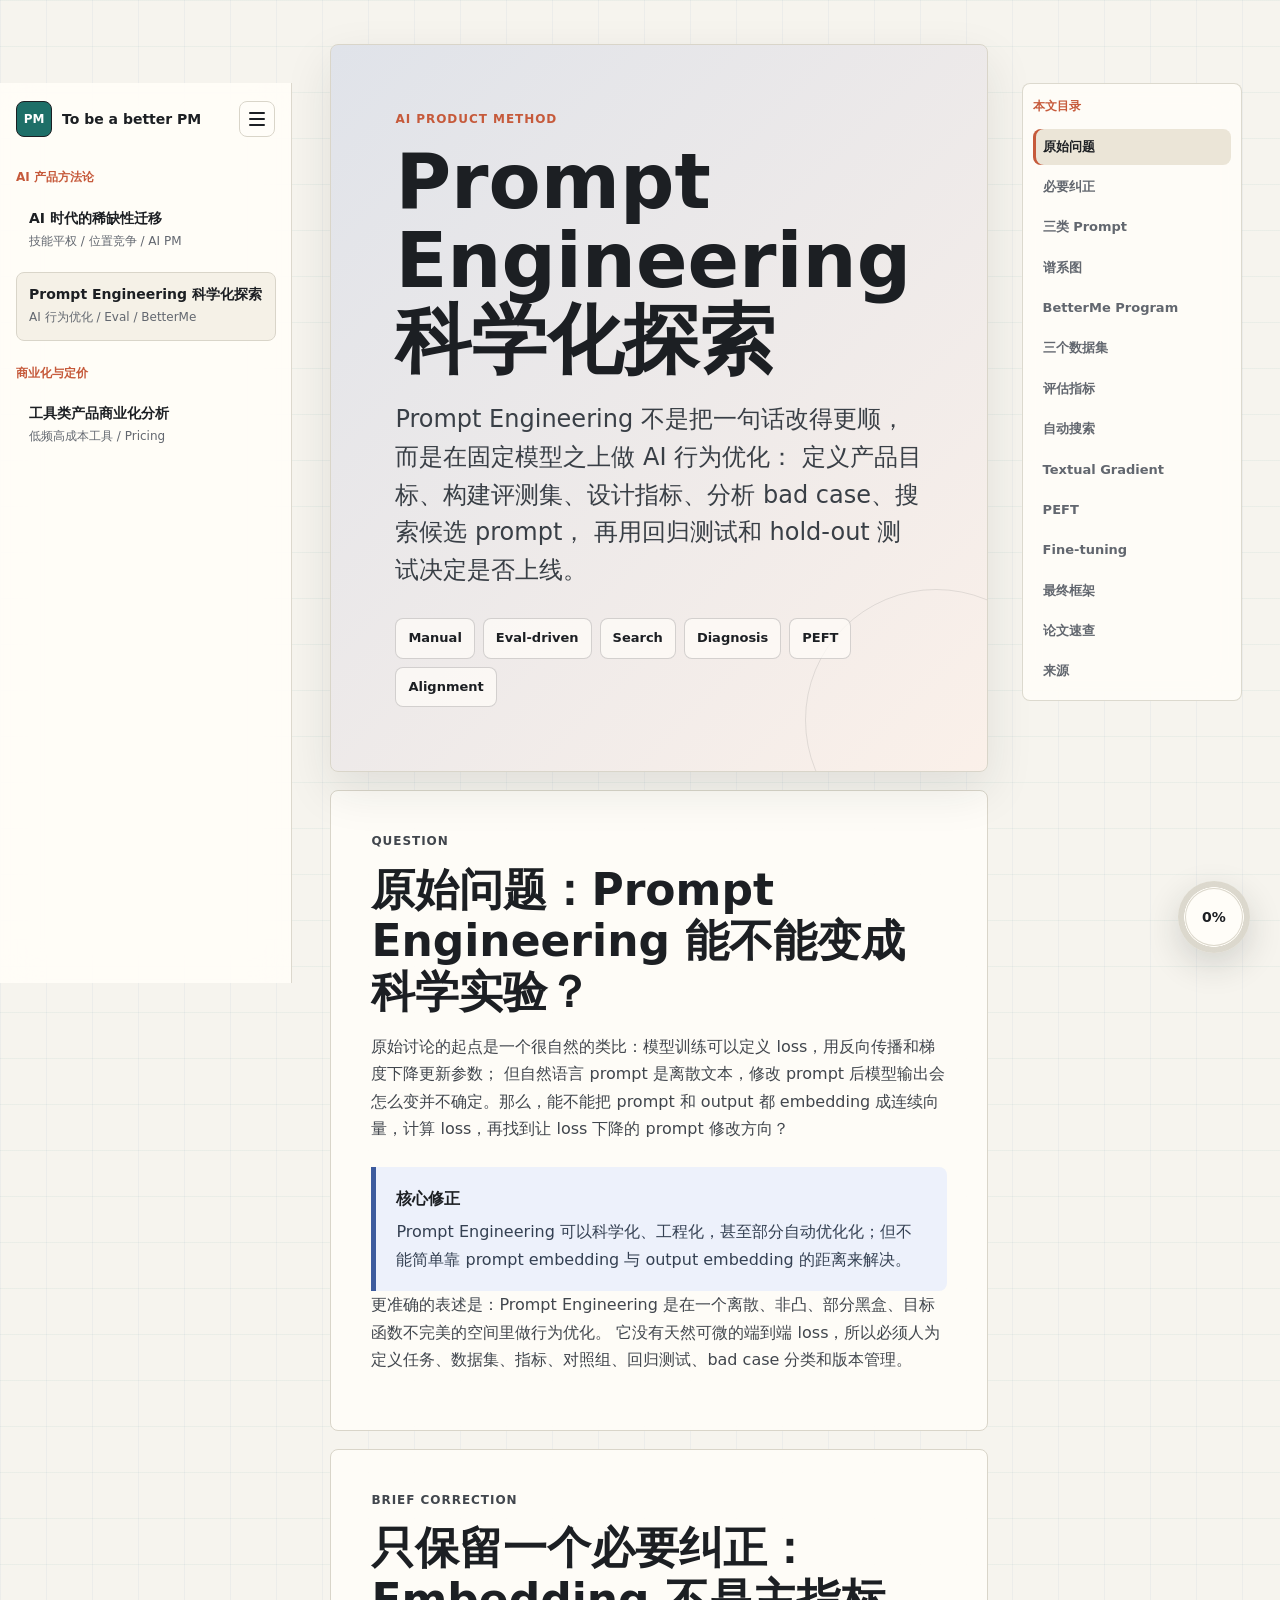
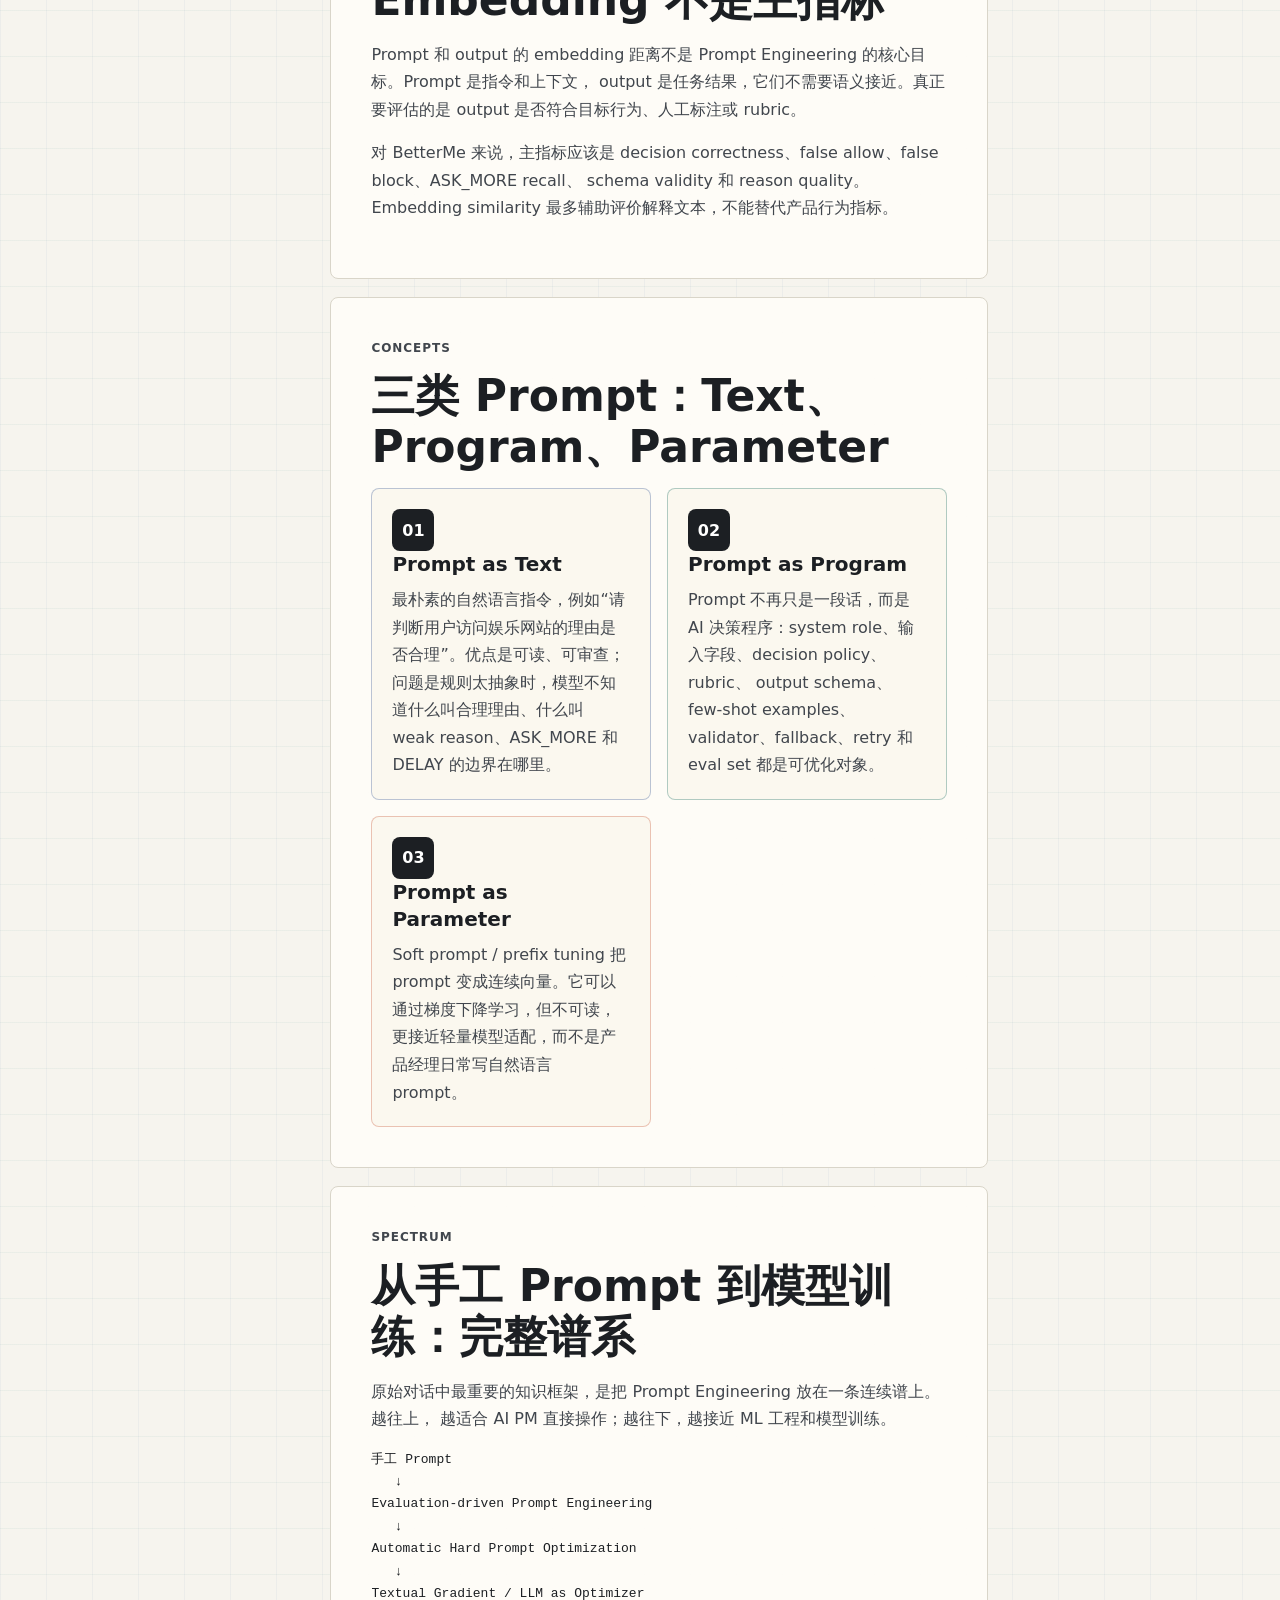
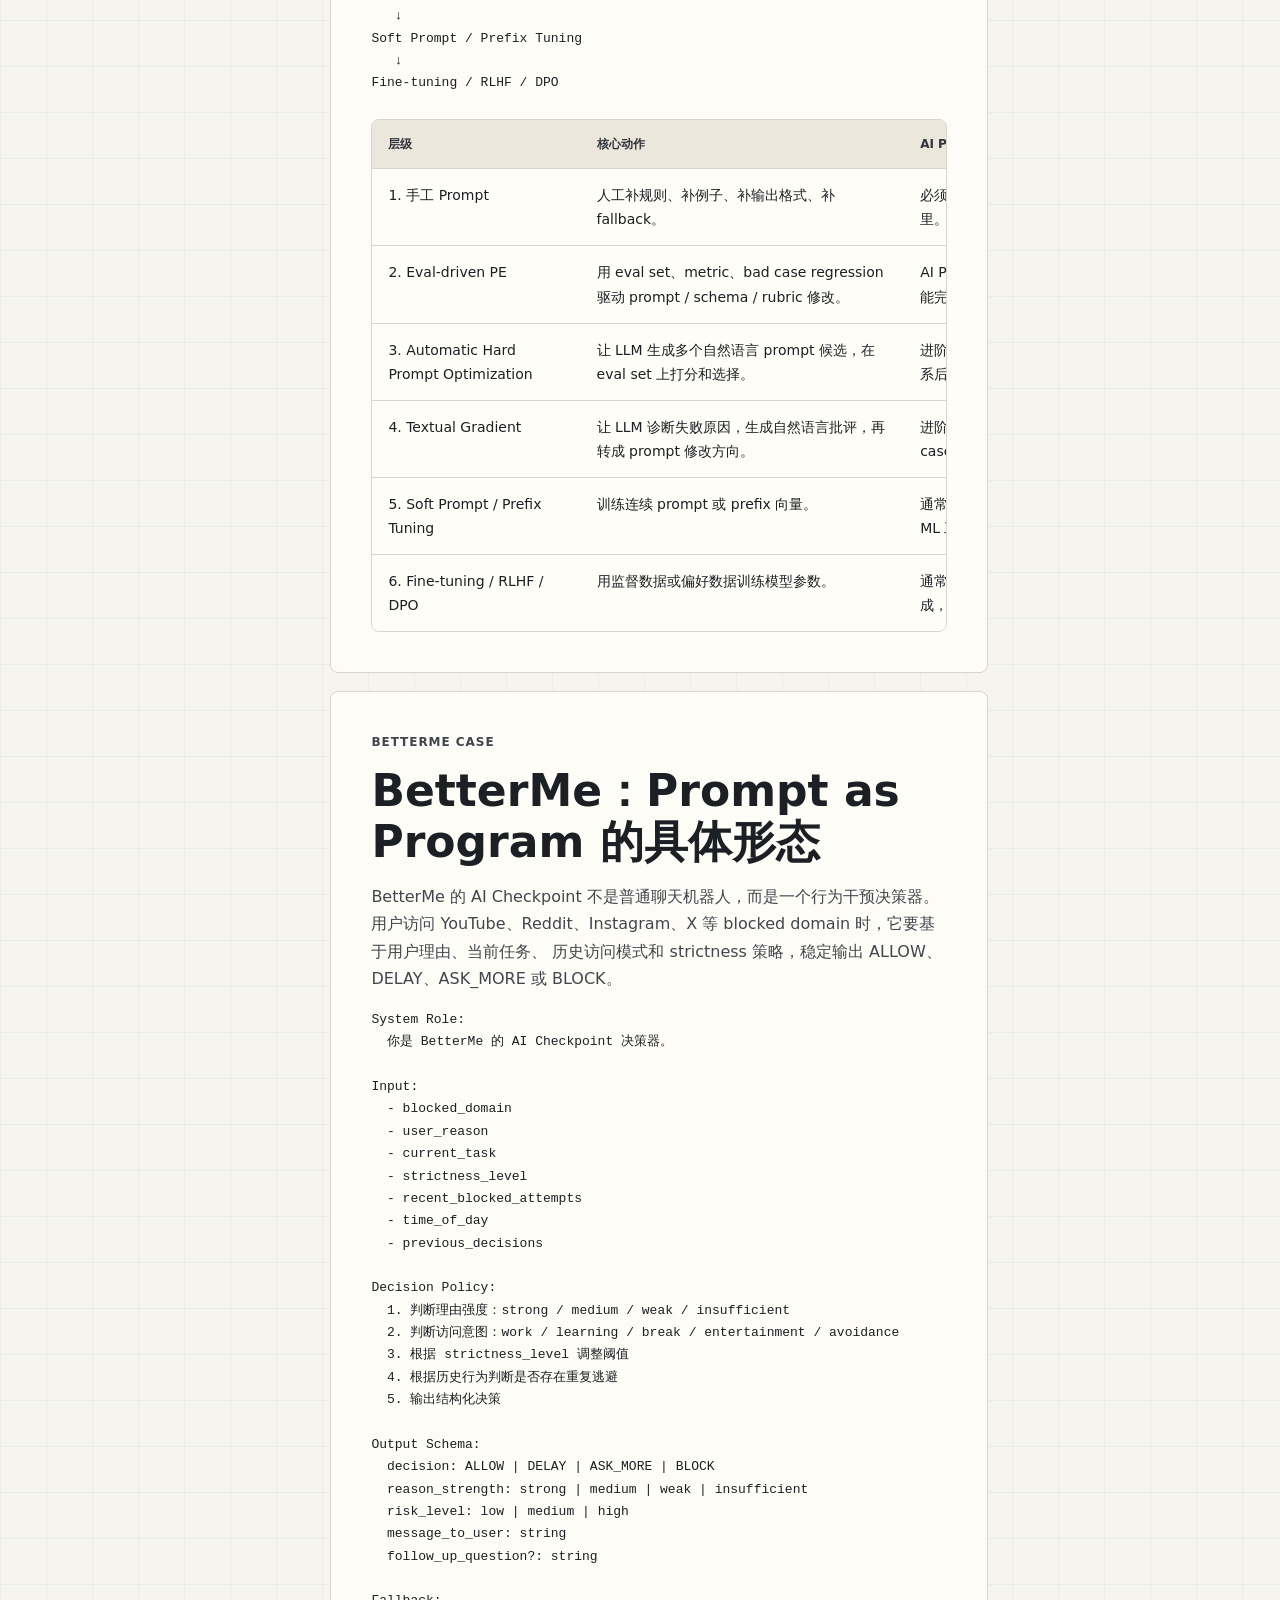
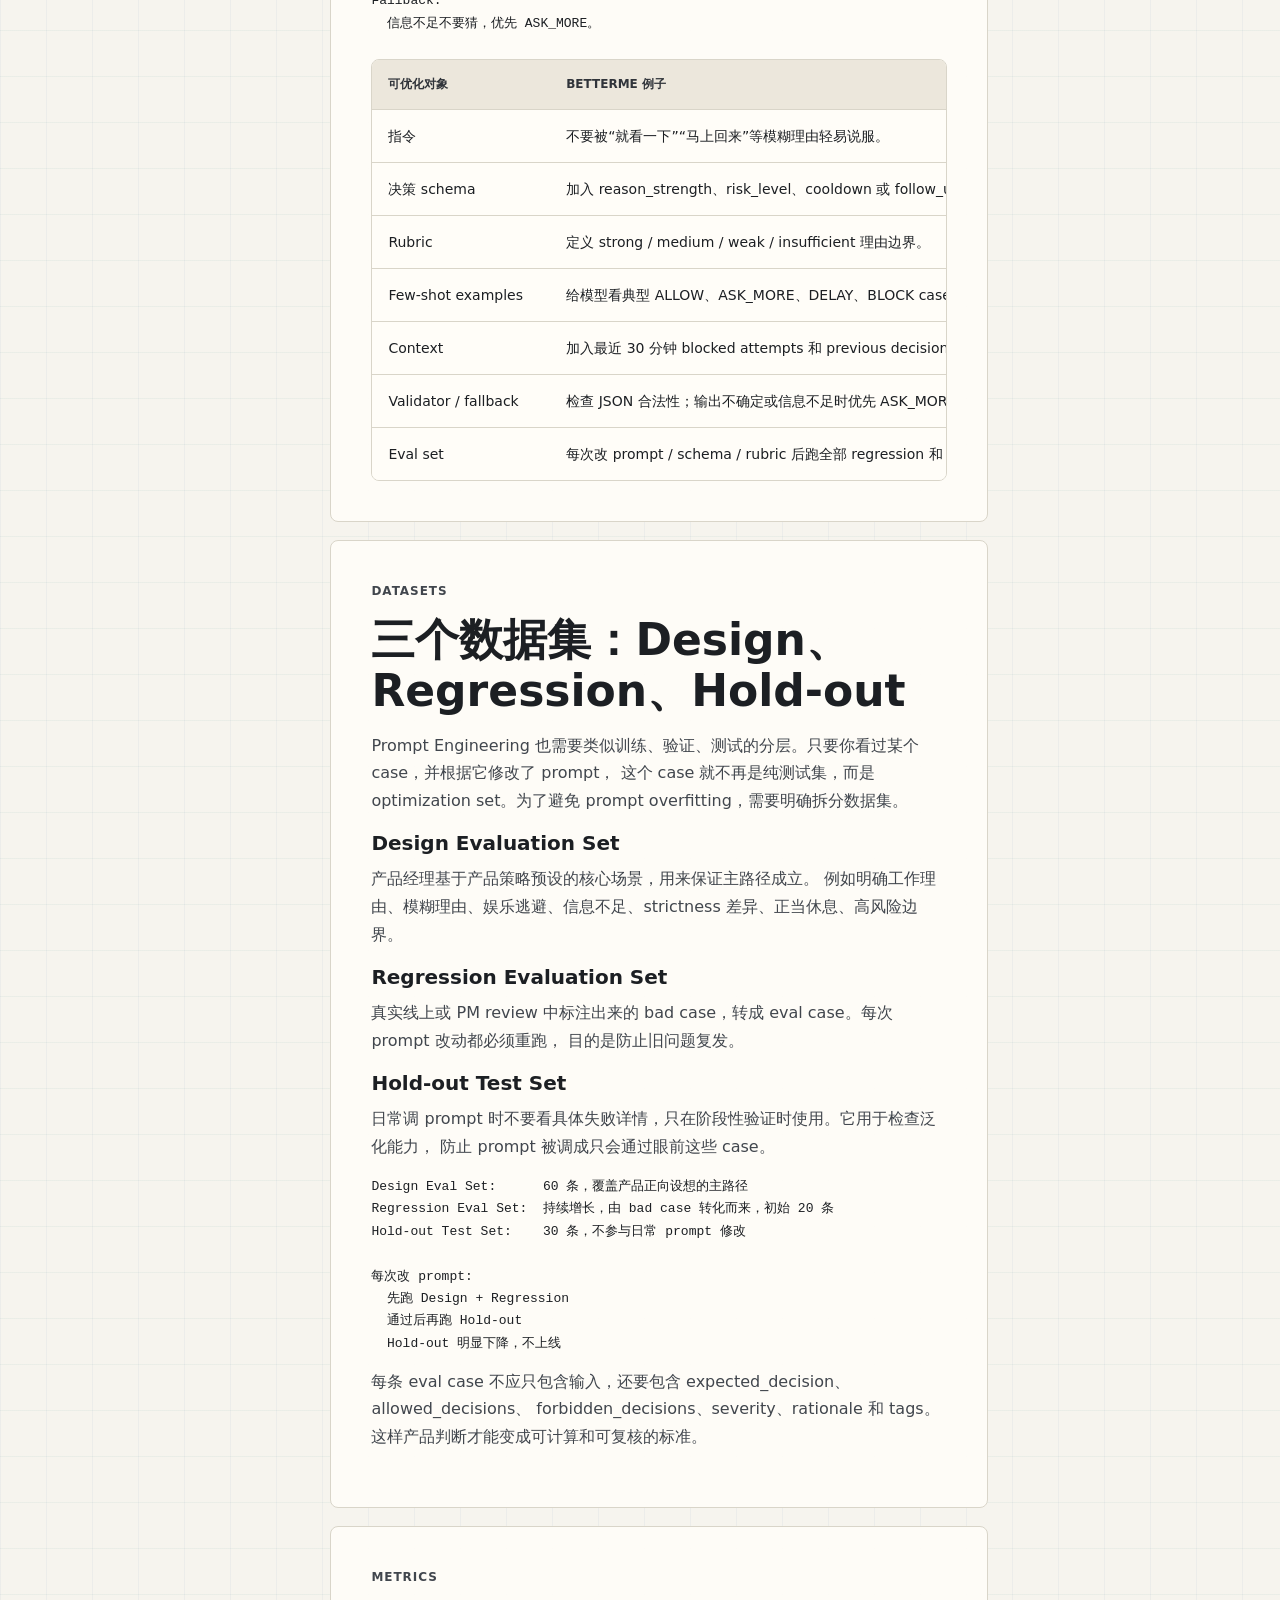
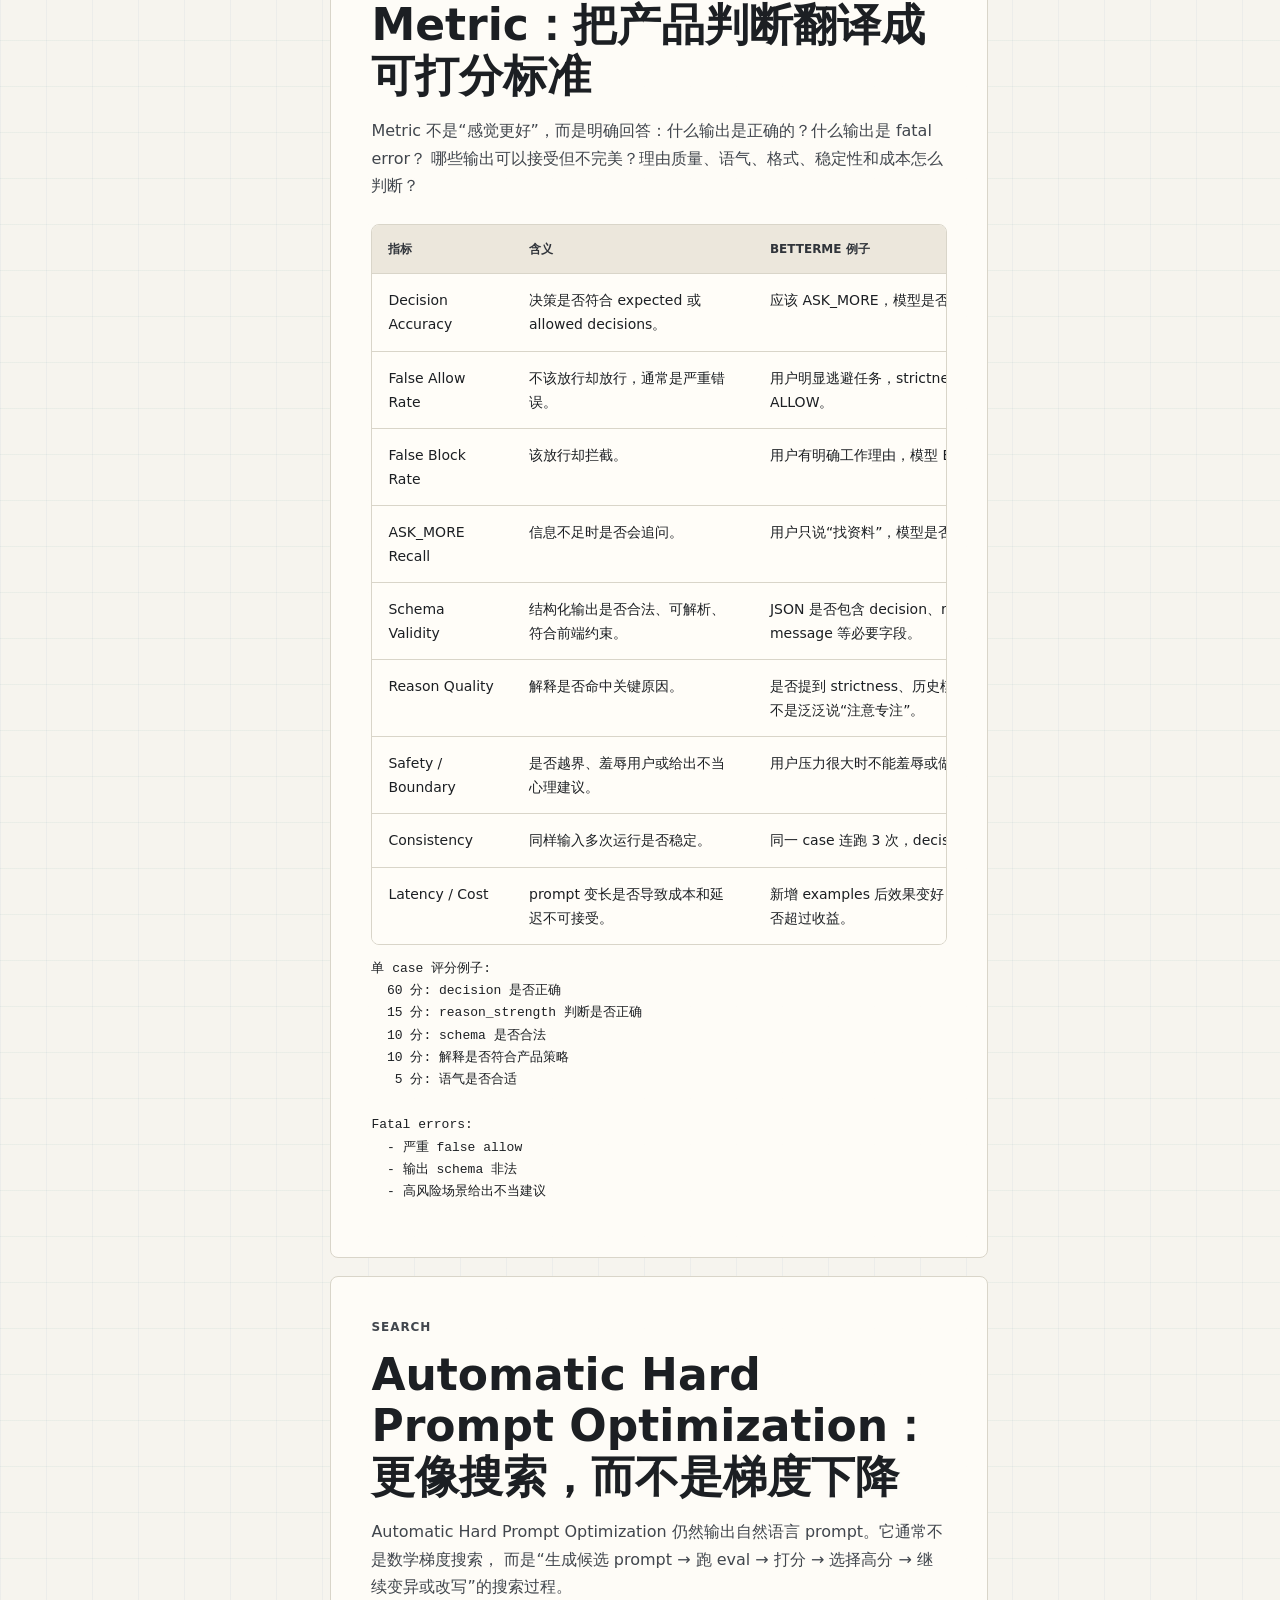
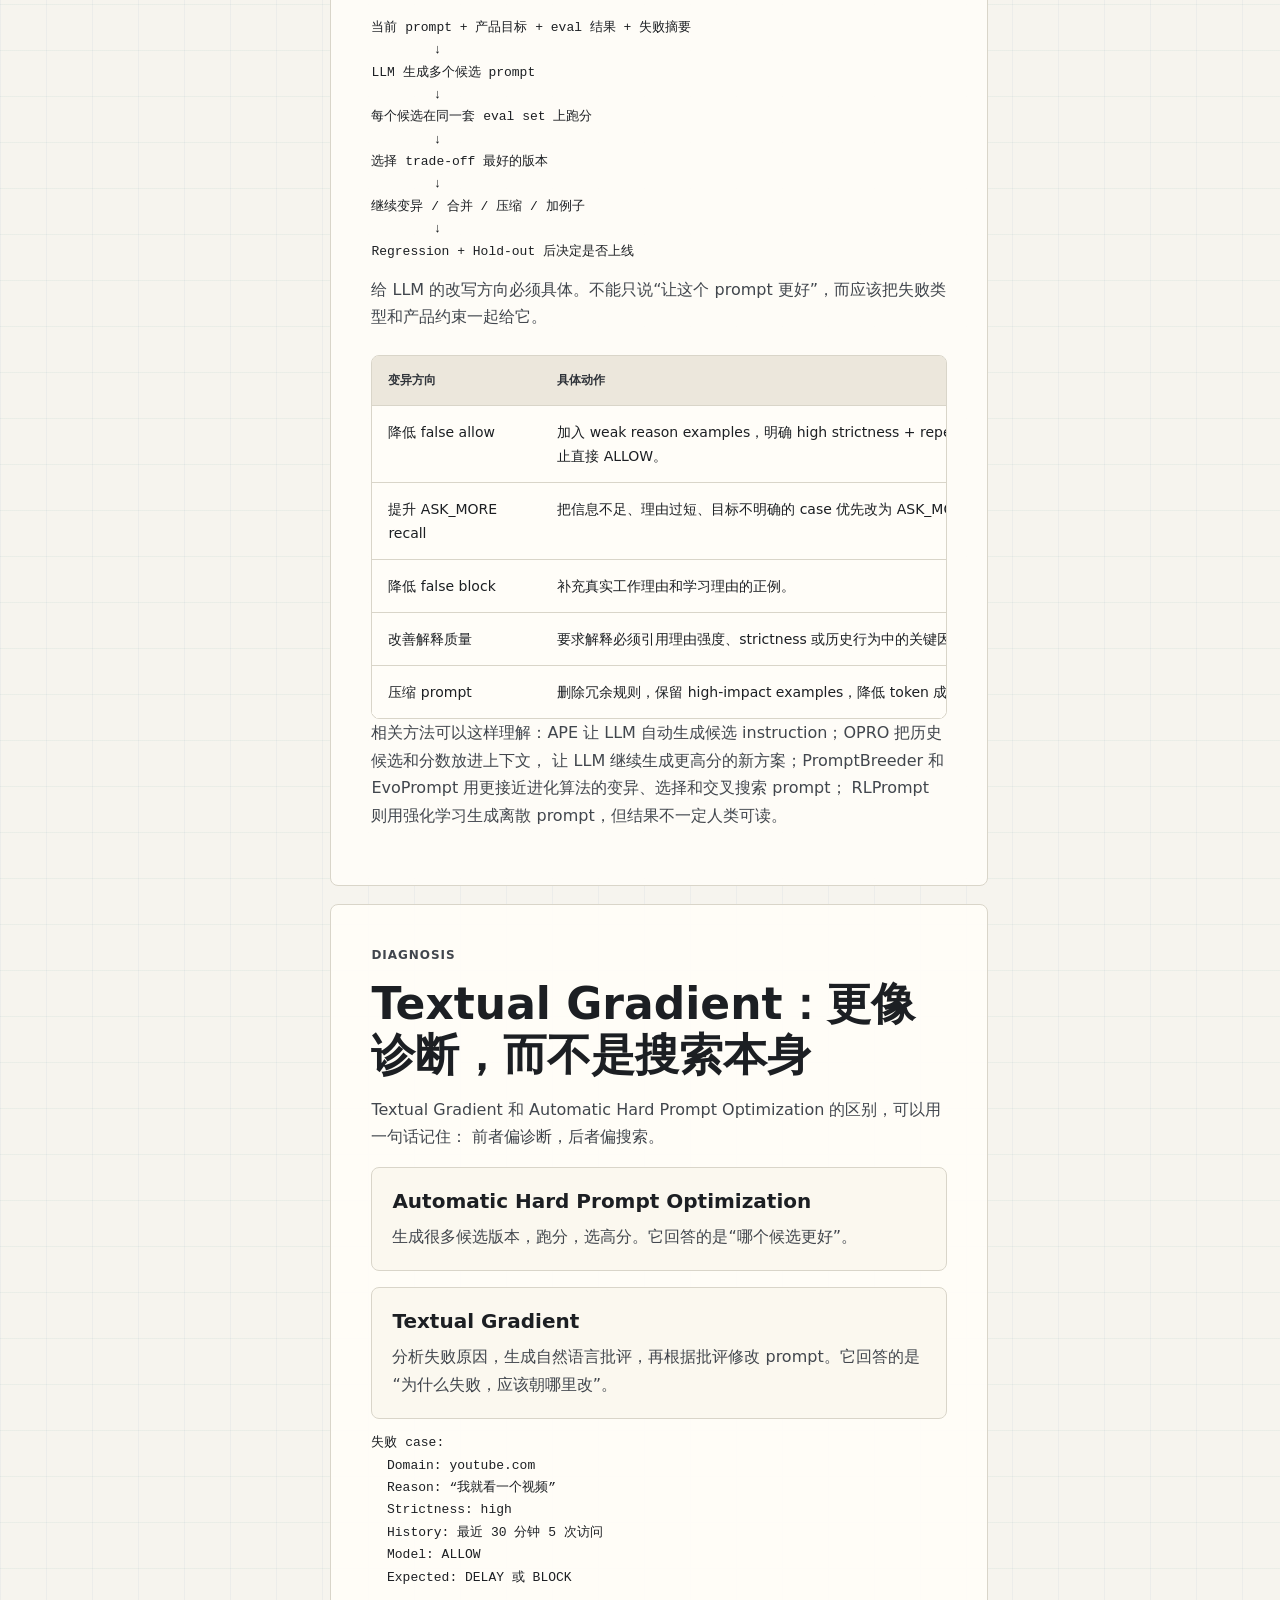
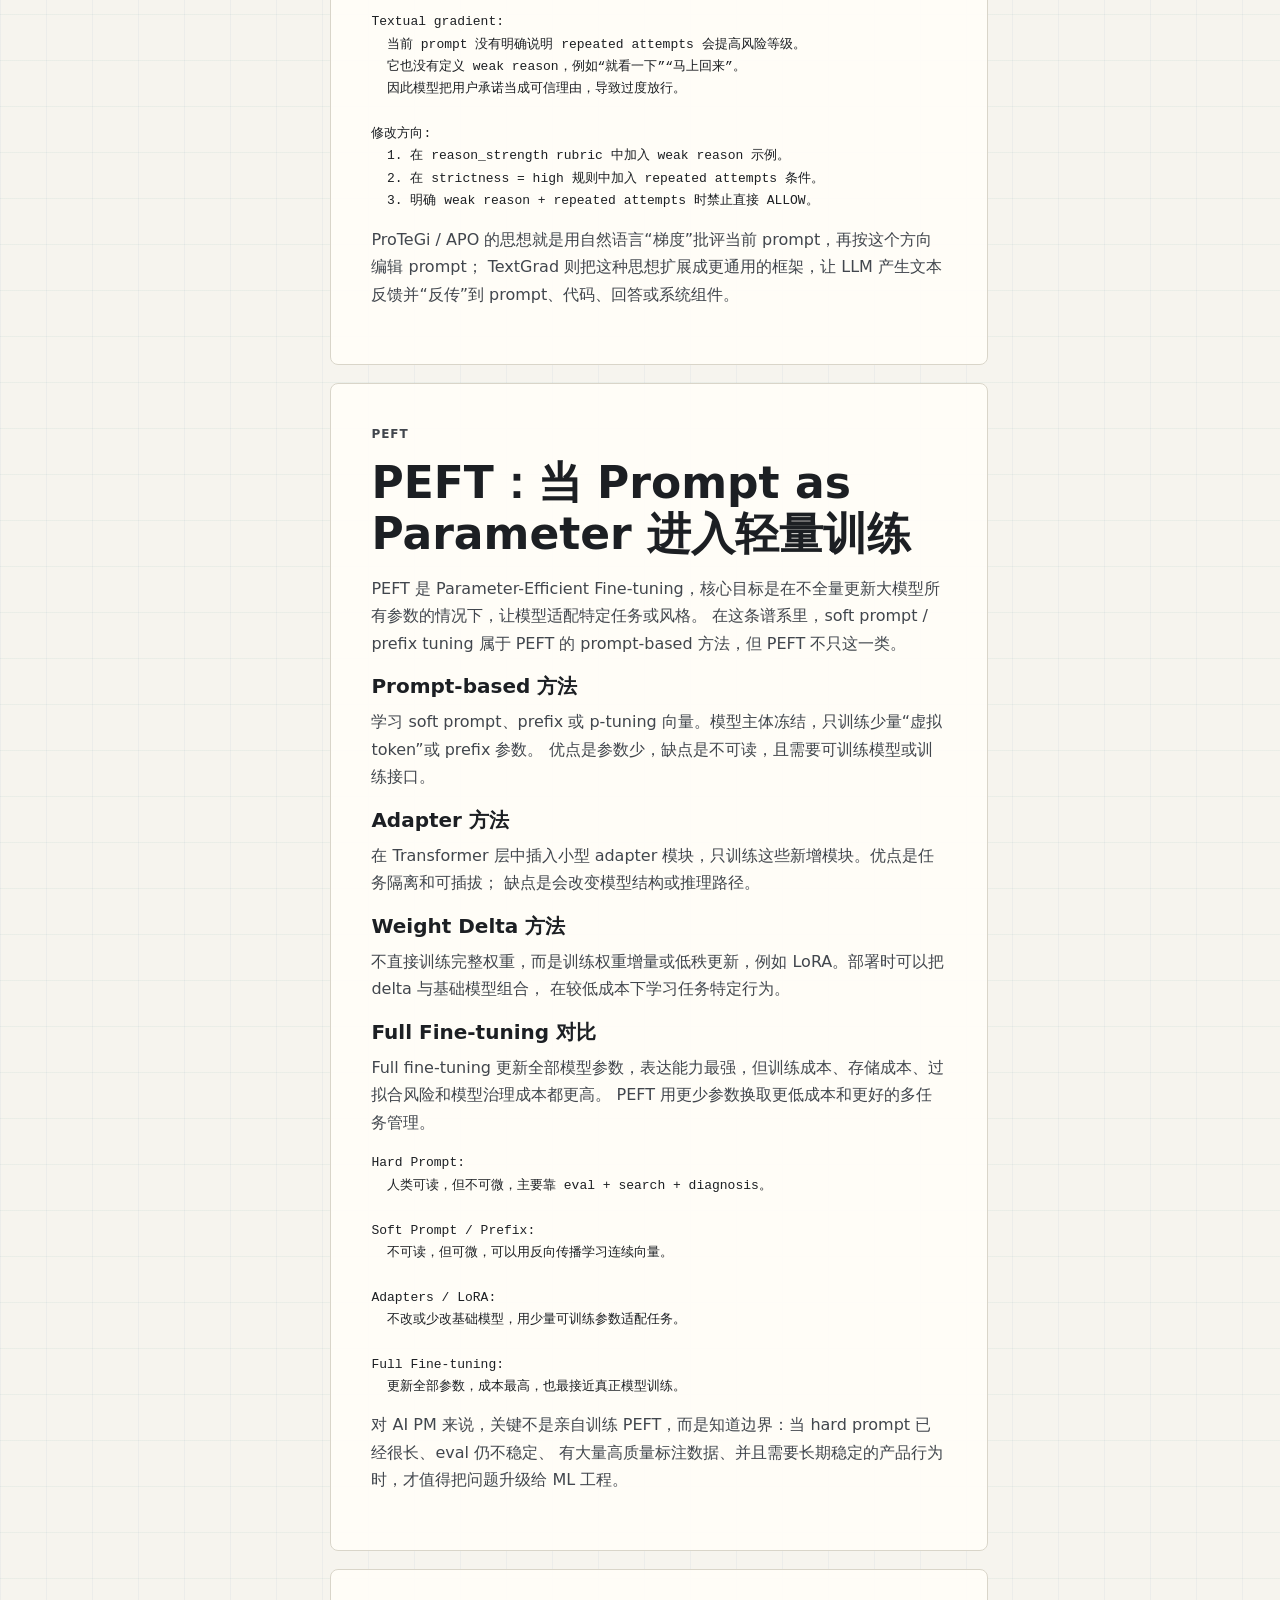
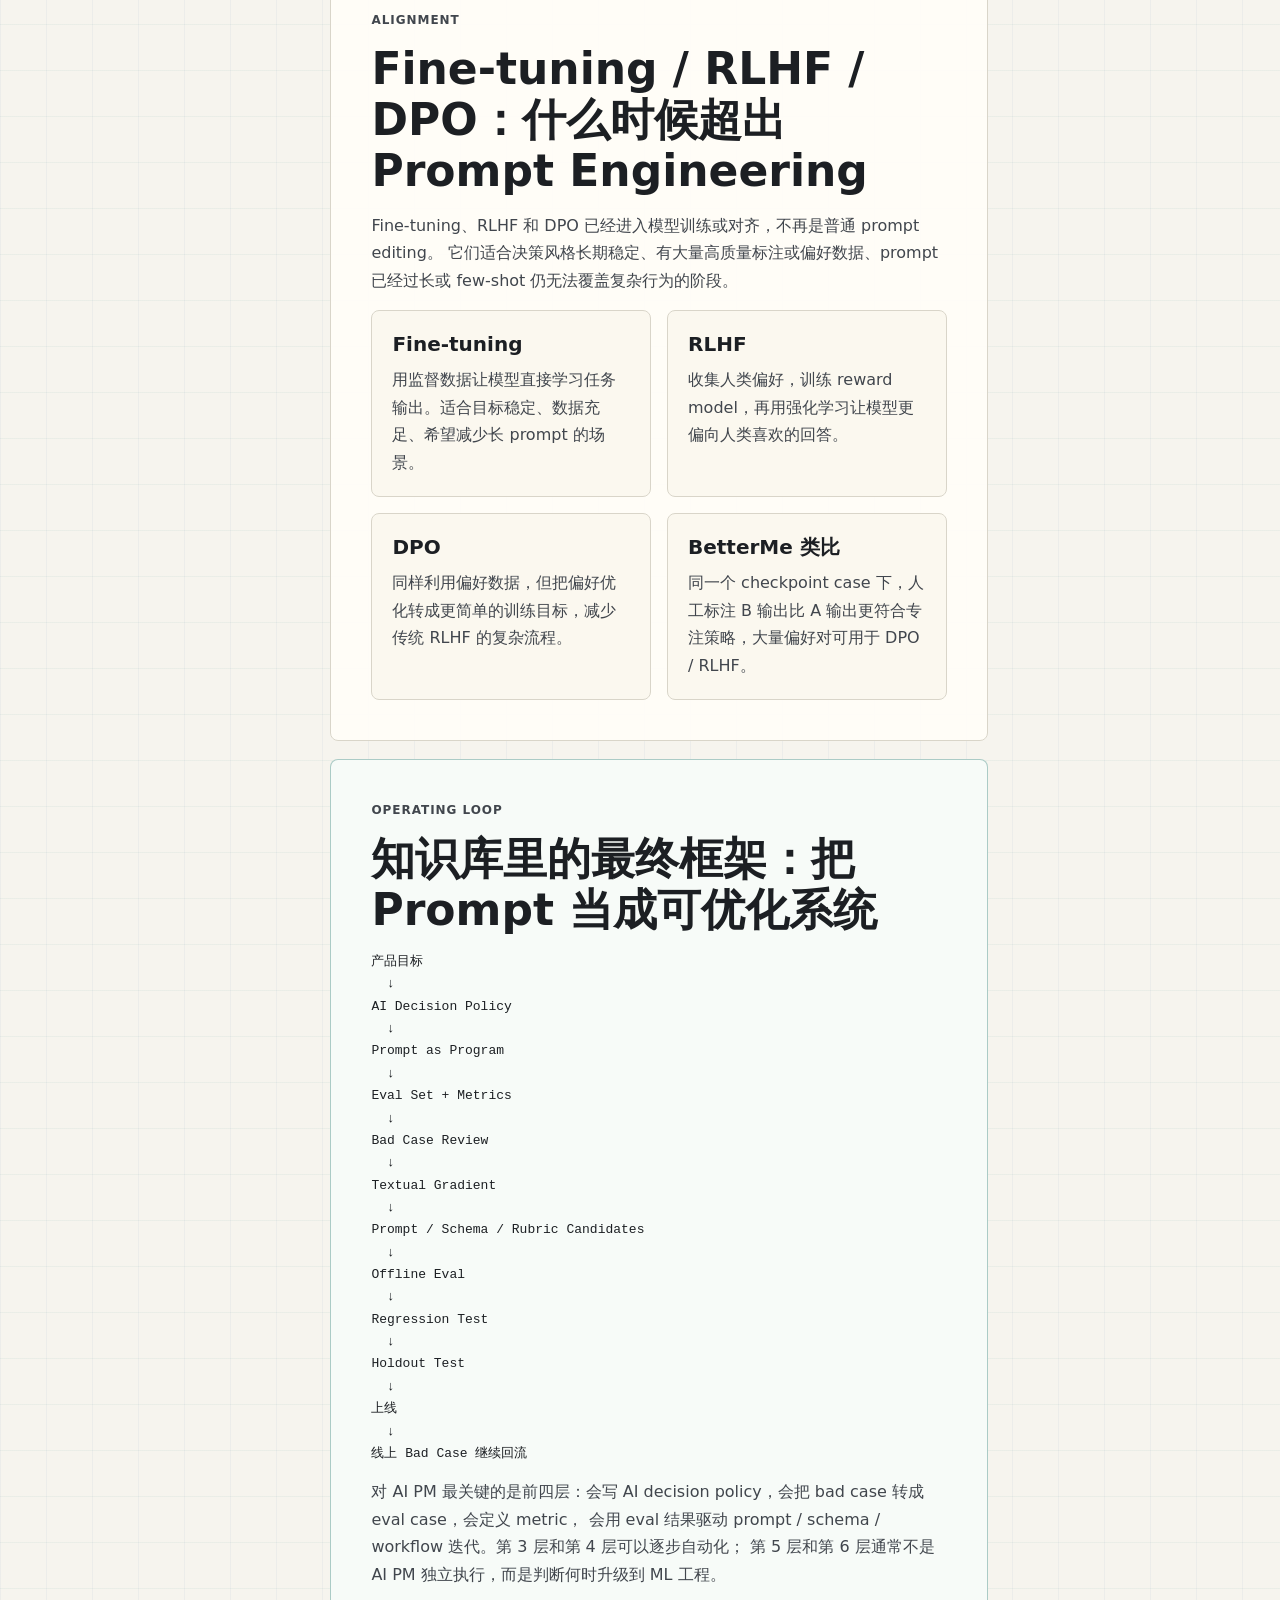
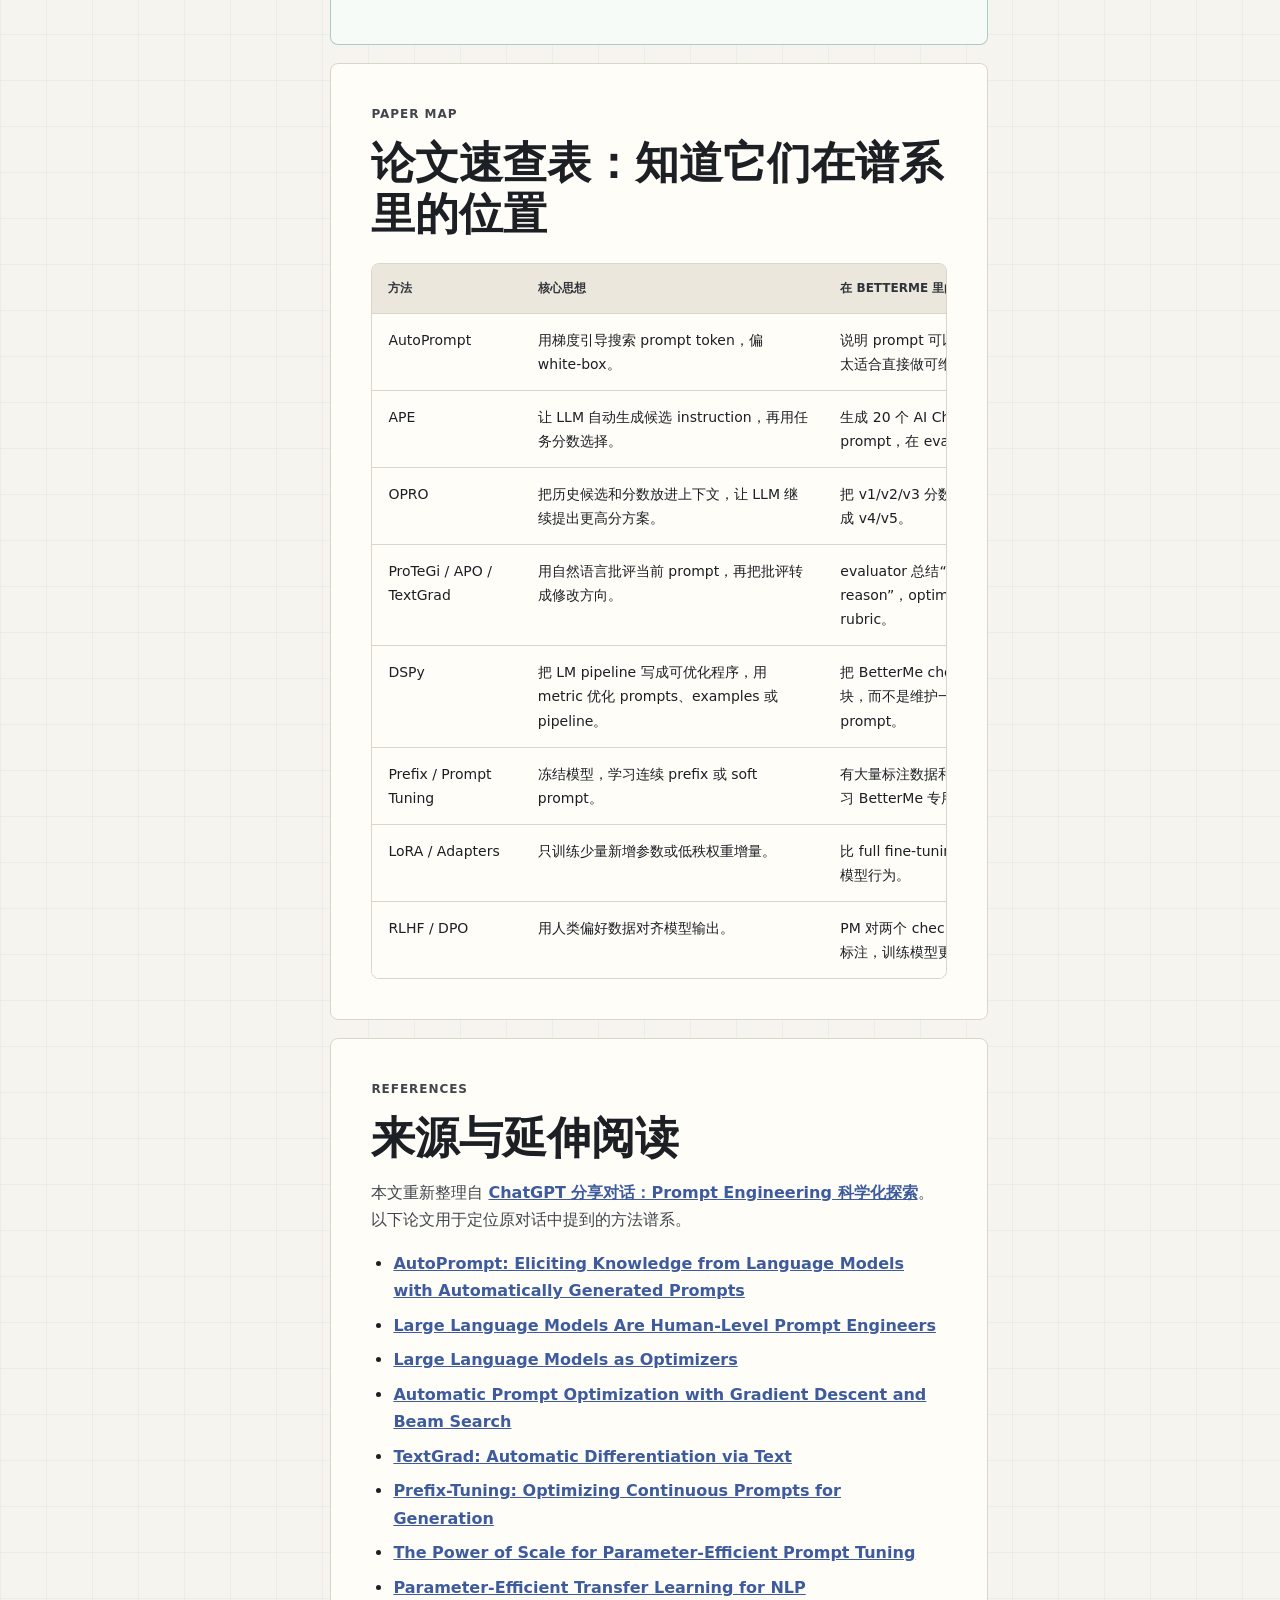
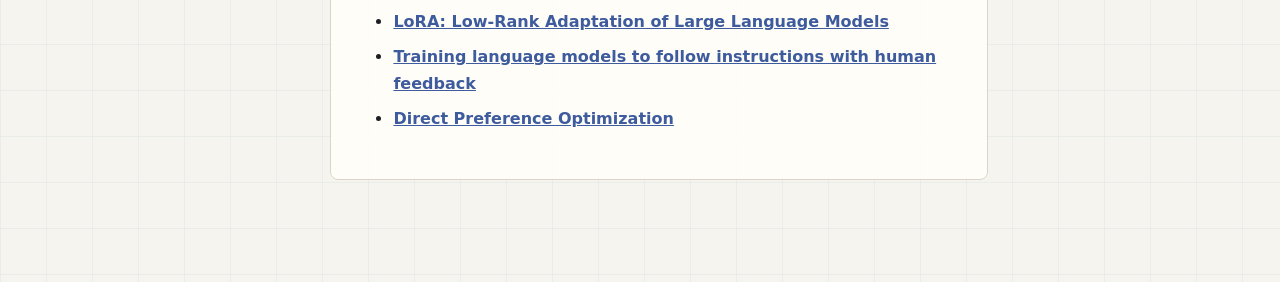
<file: docs/articles/prompt-engineering-scientific-ai-pm.html>
<!doctype html>
<html lang="zh-CN">
  <head>
    <meta charset="utf-8" />
    <meta name="viewport" content="width=device-width, initial-scale=1" />
    <title>Prompt Engineering 科学化探索 | To be a better PM</title>
    <meta
      name="description"
      content="把 Prompt Engineering 从经验调参还原为可评估、可搜索、可回归测试的 AI 行为优化体系。"
    />
    <link rel="stylesheet" href="../styles.css" />
  </head>
  <body>
    <div class="knowledge-shell" data-page="article">
      <aside class="library-sidebar" aria-label="知识库文章导航">
        <div class="sidebar-head">
          <a class="brand" href="../index.html" aria-label="返回知识库首页">
            <span class="brand-mark">PM</span>
            <span class="brand-text">To be a better PM</span>
          </a>
          <button class="sidebar-toggle" type="button" aria-label="折叠或展开文章列表" aria-expanded="true">
            <span></span>
          </button>
        </div>

        <nav class="article-nav">
          <section>
            <h2>AI 产品方法论</h2>
            <a href="./ai-era-scarcity-and-ai-pm.html">
              <span>AI 时代的稀缺性迁移</span>
              <small>技能平权 / 位置竞争 / AI PM</small>
            </a>
            <a class="active" href="./prompt-engineering-scientific-ai-pm.html" aria-current="page">
              <span>Prompt Engineering 科学化探索</span>
              <small>AI 行为优化 / Eval / BetterMe</small>
            </a>
          </section>
          <section>
            <h2>商业化与定价</h2>
            <a href="./tool-product-monetization.html">
              <span>工具类产品商业化分析</span>
              <small>低频高成本工具 / Pricing</small>
            </a>
          </section>
        </nav>
      </aside>

      <main class="article-main">
        <div class="article-layout">
          <article class="article">
            <header class="article-hero ai-hero">
              <p class="eyebrow">AI Product Method</p>
              <h1>Prompt Engineering 科学化探索</h1>
              <p class="article-lead">
                Prompt Engineering 不是把一句话改得更顺，而是在固定模型之上做 AI 行为优化：
                定义产品目标、构建评测集、设计指标、分析 bad case、搜索候选 prompt，
                再用回归测试和 hold-out 测试决定是否上线。
              </p>
              <div class="hero-flow" aria-label="Prompt 优化谱系">
                <span>Manual</span>
                <span>Eval-driven</span>
                <span>Search</span>
                <span>Diagnosis</span>
                <span>PEFT</span>
                <span>Alignment</span>
              </div>
            </header>

            <section id="question" class="section-block">
              <p class="eyebrow">Question</p>
              <h2>原始问题：Prompt Engineering 能不能变成科学实验？</h2>
              <p>
                原始讨论的起点是一个很自然的类比：模型训练可以定义 loss，用反向传播和梯度下降更新参数；
                但自然语言 prompt 是离散文本，修改 prompt 后模型输出会怎么变并不确定。那么，能不能把 prompt
                和 output 都 embedding 成连续向量，计算 loss，再找到让 loss 下降的 prompt 修改方向？
              </p>
              <div class="principle-strip">
                <strong>核心修正</strong>
                <span>
                  Prompt Engineering 可以科学化、工程化，甚至部分自动优化化；但不能简单靠
                  prompt embedding 与 output embedding 的距离来解决。
                </span>
              </div>
              <p>
                更准确的表述是：Prompt Engineering 是在一个离散、非凸、部分黑盒、目标函数不完美的空间里做行为优化。
                它没有天然可微的端到端 loss，所以必须人为定义任务、数据集、指标、对照组、回归测试、bad case 分类和版本管理。
              </p>
            </section>

            <section id="brief-correction" class="section-block">
              <p class="eyebrow">Brief Correction</p>
              <h2>只保留一个必要纠正：Embedding 不是主指标</h2>
              <p>
                Prompt 和 output 的 embedding 距离不是 Prompt Engineering 的核心目标。Prompt 是指令和上下文，
                output 是任务结果，它们不需要语义接近。真正要评估的是 output 是否符合目标行为、人工标注或 rubric。
              </p>
              <p>
                对 BetterMe 来说，主指标应该是 decision correctness、false allow、false block、ASK_MORE recall、
                schema validity 和 reason quality。Embedding similarity 最多辅助评价解释文本，不能替代产品行为指标。
              </p>
            </section>

            <section id="three-prompts" class="section-block">
              <p class="eyebrow">Concepts</p>
              <h2>三类 Prompt：Text、Program、Parameter</h2>
              <div class="concept-grid">
                <article>
                  <span class="number">01</span>
                  <h3>Prompt as Text</h3>
                  <p>
                    最朴素的自然语言指令，例如“请判断用户访问娱乐网站的理由是否合理”。优点是可读、可审查；
                    问题是规则太抽象时，模型不知道什么叫合理理由、什么叫 weak reason、ASK_MORE 和 DELAY 的边界在哪里。
                  </p>
                </article>
                <article>
                  <span class="number">02</span>
                  <h3>Prompt as Program</h3>
                  <p>
                    Prompt 不再只是一段话，而是 AI 决策程序：system role、输入字段、decision policy、rubric、
                    output schema、few-shot examples、validator、fallback、retry 和 eval set 都是可优化对象。
                  </p>
                </article>
                <article>
                  <span class="number">03</span>
                  <h3>Prompt as Parameter</h3>
                  <p>
                    Soft prompt / prefix tuning 把 prompt 变成连续向量。它可以通过梯度下降学习，但不可读，
                    更接近轻量模型适配，而不是产品经理日常写自然语言 prompt。
                  </p>
                </article>
              </div>
            </section>

            <section id="spectrum" class="section-block">
              <p class="eyebrow">Spectrum</p>
              <h2>从手工 Prompt 到模型训练：完整谱系</h2>
              <p>
                原始对话中最重要的知识框架，是把 Prompt Engineering 放在一条连续谱上。越往上，
                越适合 AI PM 直接操作；越往下，越接近 ML 工程和模型训练。
              </p>
              <div class="ascii-diagram">
                <pre><code>手工 Prompt
   ↓
Evaluation-driven Prompt Engineering
   ↓
Automatic Hard Prompt Optimization
   ↓
Textual Gradient / LLM as Optimizer
   ↓
Soft Prompt / Prefix Tuning
   ↓
Fine-tuning / RLHF / DPO</code></pre>
              </div>
              <div class="method-table">
                <table>
                  <thead>
                    <tr>
                      <th>层级</th>
                      <th>核心动作</th>
                      <th>AI PM 应该做到什么</th>
                    </tr>
                  </thead>
                  <tbody>
                    <tr>
                      <td>1. 手工 Prompt</td>
                      <td>人工补规则、补例子、补输出格式、补 fallback。</td>
                      <td>必须会，但不能停在这里。</td>
                    </tr>
                    <tr>
                      <td>2. Eval-driven PE</td>
                      <td>用 eval set、metric、bad case regression 驱动 prompt / schema / rubric 修改。</td>
                      <td>AI PM 的基本功，至少要能完整做出来。</td>
                    </tr>
                    <tr>
                      <td>3. Automatic Hard Prompt Optimization</td>
                      <td>让 LLM 生成多个自然语言 prompt 候选，在 eval set 上打分和选择。</td>
                      <td>进阶能力，适合有评测体系后自动化搜索。</td>
                    </tr>
                    <tr>
                      <td>4. Textual Gradient</td>
                      <td>让 LLM 诊断失败原因，生成自然语言批评，再转成 prompt 修改方向。</td>
                      <td>进阶能力，适合从 bad case 中提炼修改方向。</td>
                    </tr>
                    <tr>
                      <td>5. Soft Prompt / Prefix Tuning</td>
                      <td>训练连续 prompt 或 prefix 向量。</td>
                      <td>通常知道边界即可，交给 ML 工程。</td>
                    </tr>
                    <tr>
                      <td>6. Fine-tuning / RLHF / DPO</td>
                      <td>用监督数据或偏好数据训练模型参数。</td>
                      <td>通常不由 AI PM 独立完成，但要知道何时升级。</td>
                    </tr>
                  </tbody>
                </table>
              </div>
            </section>

            <section id="betterme-program" class="section-block">
              <p class="eyebrow">BetterMe Case</p>
              <h2>BetterMe：Prompt as Program 的具体形态</h2>
              <p>
                BetterMe 的 AI Checkpoint 不是普通聊天机器人，而是一个行为干预决策器。用户访问
                YouTube、Reddit、Instagram、X 等 blocked domain 时，它要基于用户理由、当前任务、
                历史访问模式和 strictness 策略，稳定输出 ALLOW、DELAY、ASK_MORE 或 BLOCK。
              </p>
              <div class="ascii-diagram">
                <pre><code>System Role:
  你是 BetterMe 的 AI Checkpoint 决策器。

Input:
  - blocked_domain
  - user_reason
  - current_task
  - strictness_level
  - recent_blocked_attempts
  - time_of_day
  - previous_decisions

Decision Policy:
  1. 判断理由强度：strong / medium / weak / insufficient
  2. 判断访问意图：work / learning / break / entertainment / avoidance
  3. 根据 strictness_level 调整阈值
  4. 根据历史行为判断是否存在重复逃避
  5. 输出结构化决策

Output Schema:
  decision: ALLOW | DELAY | ASK_MORE | BLOCK
  reason_strength: strong | medium | weak | insufficient
  risk_level: low | medium | high
  message_to_user: string
  follow_up_question?: string

Fallback:
  信息不足不要猜，优先 ASK_MORE。</code></pre>
              </div>
              <div class="table-wrap">
                <table>
                  <thead>
                    <tr>
                      <th>可优化对象</th>
                      <th>BetterMe 例子</th>
                    </tr>
                  </thead>
                  <tbody>
                    <tr>
                      <td>指令</td>
                      <td>不要被“就看一下”“马上回来”等模糊理由轻易说服。</td>
                    </tr>
                    <tr>
                      <td>决策 schema</td>
                      <td>加入 reason_strength、risk_level、cooldown 或 follow_up_question。</td>
                    </tr>
                    <tr>
                      <td>Rubric</td>
                      <td>定义 strong / medium / weak / insufficient 理由边界。</td>
                    </tr>
                    <tr>
                      <td>Few-shot examples</td>
                      <td>给模型看典型 ALLOW、ASK_MORE、DELAY、BLOCK case。</td>
                    </tr>
                    <tr>
                      <td>Context</td>
                      <td>加入最近 30 分钟 blocked attempts 和 previous decisions。</td>
                    </tr>
                    <tr>
                      <td>Validator / fallback</td>
                      <td>检查 JSON 合法性；输出不确定或信息不足时优先 ASK_MORE。</td>
                    </tr>
                    <tr>
                      <td>Eval set</td>
                      <td>每次改 prompt / schema / rubric 后跑全部 regression 和 hold-out。</td>
                    </tr>
                  </tbody>
                </table>
              </div>
            </section>

            <section id="eval-sets" class="section-block">
              <p class="eyebrow">Datasets</p>
              <h2>三个数据集：Design、Regression、Hold-out</h2>
              <p>
                Prompt Engineering 也需要类似训练、验证、测试的分层。只要你看过某个 case，并根据它修改了 prompt，
                这个 case 就不再是纯测试集，而是 optimization set。为了避免 prompt overfitting，需要明确拆分数据集。
              </p>
              <div class="dataset-grid">
                <article>
                  <h3>Design Evaluation Set</h3>
                  <p>
                    产品经理基于产品策略预设的核心场景，用来保证主路径成立。
                    例如明确工作理由、模糊理由、娱乐逃避、信息不足、strictness 差异、正当休息、高风险边界。
                  </p>
                </article>
                <article>
                  <h3>Regression Evaluation Set</h3>
                  <p>
                    真实线上或 PM review 中标注出来的 bad case，转成 eval case。每次 prompt 改动都必须重跑，
                    目的是防止旧问题复发。
                  </p>
                </article>
                <article>
                  <h3>Hold-out Test Set</h3>
                  <p>
                    日常调 prompt 时不要看具体失败详情，只在阶段性验证时使用。它用于检查泛化能力，
                    防止 prompt 被调成只会通过眼前这些 case。
                  </p>
                </article>
              </div>
              <div class="ascii-diagram">
                <pre><code>Design Eval Set:      60 条，覆盖产品正向设想的主路径
Regression Eval Set:  持续增长，由 bad case 转化而来，初始 20 条
Hold-out Test Set:    30 条，不参与日常 prompt 修改

每次改 prompt:
  先跑 Design + Regression
  通过后再跑 Hold-out
  Hold-out 明显下降，不上线</code></pre>
              </div>
              <p>
                每条 eval case 不应只包含输入，还要包含 expected_decision、allowed_decisions、
                forbidden_decisions、severity、rationale 和 tags。这样产品判断才能变成可计算和可复核的标准。
              </p>
            </section>

            <section id="metrics" class="section-block">
              <p class="eyebrow">Metrics</p>
              <h2>Metric：把产品判断翻译成可打分标准</h2>
              <p>
                Metric 不是“感觉更好”，而是明确回答：什么输出是正确的？什么输出是 fatal error？
                哪些输出可以接受但不完美？理由质量、语气、格式、稳定性和成本怎么判断？
              </p>
              <div class="table-wrap">
                <table>
                  <thead>
                    <tr>
                      <th>指标</th>
                      <th>含义</th>
                      <th>BetterMe 例子</th>
                    </tr>
                  </thead>
                  <tbody>
                    <tr>
                      <td>Decision Accuracy</td>
                      <td>决策是否符合 expected 或 allowed decisions。</td>
                      <td>应该 ASK_MORE，模型是否真的 ASK_MORE。</td>
                    </tr>
                    <tr>
                      <td>False Allow Rate</td>
                      <td>不该放行却放行，通常是严重错误。</td>
                      <td>用户明显逃避任务，strictness high，模型仍 ALLOW。</td>
                    </tr>
                    <tr>
                      <td>False Block Rate</td>
                      <td>该放行却拦截。</td>
                      <td>用户有明确工作理由，模型 BLOCK。</td>
                    </tr>
                    <tr>
                      <td>ASK_MORE Recall</td>
                      <td>信息不足时是否会追问。</td>
                      <td>用户只说“找资料”，模型是否先追问用途。</td>
                    </tr>
                    <tr>
                      <td>Schema Validity</td>
                      <td>结构化输出是否合法、可解析、符合前端约束。</td>
                      <td>JSON 是否包含 decision、reason_strength、message 等必要字段。</td>
                    </tr>
                    <tr>
                      <td>Reason Quality</td>
                      <td>解释是否命中关键原因。</td>
                      <td>是否提到 strictness、历史模式、理由强度，而不是泛泛说“注意专注”。</td>
                    </tr>
                    <tr>
                      <td>Safety / Boundary</td>
                      <td>是否越界、羞辱用户或给出不当心理建议。</td>
                      <td>用户压力很大时不能羞辱或做心理诊断。</td>
                    </tr>
                    <tr>
                      <td>Consistency</td>
                      <td>同样输入多次运行是否稳定。</td>
                      <td>同一 case 连跑 3 次，decision 不应大幅摇摆。</td>
                    </tr>
                    <tr>
                      <td>Latency / Cost</td>
                      <td>prompt 变长是否导致成本和延迟不可接受。</td>
                      <td>新增 examples 后效果变好，但 token 成本是否超过收益。</td>
                    </tr>
                  </tbody>
                </table>
              </div>
              <div class="ascii-diagram">
                <pre><code>单 case 评分例子:
  60 分: decision 是否正确
  15 分: reason_strength 判断是否正确
  10 分: schema 是否合法
  10 分: 解释是否符合产品策略
   5 分: 语气是否合适

Fatal errors:
  - 严重 false allow
  - 输出 schema 非法
  - 高风险场景给出不当建议</code></pre>
              </div>
            </section>

            <section id="automatic-search" class="section-block">
              <p class="eyebrow">Search</p>
              <h2>Automatic Hard Prompt Optimization：更像搜索，而不是梯度下降</h2>
              <p>
                Automatic Hard Prompt Optimization 仍然输出自然语言 prompt。它通常不是数学梯度搜索，
                而是“生成候选 prompt → 跑 eval → 打分 → 选择高分 → 继续变异或改写”的搜索过程。
              </p>
              <div class="ascii-diagram">
                <pre><code>当前 prompt + 产品目标 + eval 结果 + 失败摘要
        ↓
LLM 生成多个候选 prompt
        ↓
每个候选在同一套 eval set 上跑分
        ↓
选择 trade-off 最好的版本
        ↓
继续变异 / 合并 / 压缩 / 加例子
        ↓
Regression + Hold-out 后决定是否上线</code></pre>
              </div>
              <p>
                给 LLM 的改写方向必须具体。不能只说“让这个 prompt 更好”，而应该把失败类型和产品约束一起给它。
              </p>
              <div class="method-table">
                <table>
                  <thead>
                    <tr>
                      <th>变异方向</th>
                      <th>具体动作</th>
                    </tr>
                  </thead>
                  <tbody>
                    <tr>
                      <td>降低 false allow</td>
                      <td>加入 weak reason examples，明确 high strictness + repeated attempts 禁止直接 ALLOW。</td>
                    </tr>
                    <tr>
                      <td>提升 ASK_MORE recall</td>
                      <td>把信息不足、理由过短、目标不明确的 case 优先改为 ASK_MORE。</td>
                    </tr>
                    <tr>
                      <td>降低 false block</td>
                      <td>补充真实工作理由和学习理由的正例。</td>
                    </tr>
                    <tr>
                      <td>改善解释质量</td>
                      <td>要求解释必须引用理由强度、strictness 或历史行为中的关键因素。</td>
                    </tr>
                    <tr>
                      <td>压缩 prompt</td>
                      <td>删除冗余规则，保留 high-impact examples，降低 token 成本。</td>
                    </tr>
                  </tbody>
                </table>
              </div>
              <p>
                相关方法可以这样理解：APE 让 LLM 自动生成候选 instruction；OPRO 把历史候选和分数放进上下文，
                让 LLM 继续生成更高分的新方案；PromptBreeder 和 EvoPrompt 用更接近进化算法的变异、选择和交叉搜索 prompt；
                RLPrompt 则用强化学习生成离散 prompt，但结果不一定人类可读。
              </p>
            </section>

            <section id="textual-gradient" class="section-block">
              <p class="eyebrow">Diagnosis</p>
              <h2>Textual Gradient：更像诊断，而不是搜索本身</h2>
              <p>
                Textual Gradient 和 Automatic Hard Prompt Optimization 的区别，可以用一句话记住：
                前者偏诊断，后者偏搜索。
              </p>
              <div class="compare-grid">
                <div>
                  <h3>Automatic Hard Prompt Optimization</h3>
                  <p>生成很多候选版本，跑分，选高分。它回答的是“哪个候选更好”。</p>
                </div>
                <div>
                  <h3>Textual Gradient</h3>
                  <p>分析失败原因，生成自然语言批评，再根据批评修改 prompt。它回答的是“为什么失败，应该朝哪里改”。</p>
                </div>
              </div>
              <div class="ascii-diagram">
                <pre><code>失败 case:
  Domain: youtube.com
  Reason: “我就看一个视频”
  Strictness: high
  History: 最近 30 分钟 5 次访问
  Model: ALLOW
  Expected: DELAY 或 BLOCK

Textual gradient:
  当前 prompt 没有明确说明 repeated attempts 会提高风险等级。
  它也没有定义 weak reason，例如“就看一下”“马上回来”。
  因此模型把用户承诺当成可信理由，导致过度放行。

修改方向:
  1. 在 reason_strength rubric 中加入 weak reason 示例。
  2. 在 strictness = high 规则中加入 repeated attempts 条件。
  3. 明确 weak reason + repeated attempts 时禁止直接 ALLOW。</code></pre>
              </div>
              <p>
                ProTeGi / APO 的思想就是用自然语言“梯度”批评当前 prompt，再按这个方向编辑 prompt；
                TextGrad 则把这种思想扩展成更通用的框架，让 LLM 产生文本反馈并“反传”到 prompt、代码、回答或系统组件。
              </p>
            </section>

            <section id="peft" class="section-block">
              <p class="eyebrow">PEFT</p>
              <h2>PEFT：当 Prompt as Parameter 进入轻量训练</h2>
              <p>
                PEFT 是 Parameter-Efficient Fine-tuning，核心目标是在不全量更新大模型所有参数的情况下，让模型适配特定任务或风格。
                在这条谱系里，soft prompt / prefix tuning 属于 PEFT 的 prompt-based 方法，但 PEFT 不只这一类。
              </p>
              <div class="peft-grid">
                <article>
                  <h3>Prompt-based 方法</h3>
                  <p>
                    学习 soft prompt、prefix 或 p-tuning 向量。模型主体冻结，只训练少量“虚拟 token”或 prefix 参数。
                    优点是参数少，缺点是不可读，且需要可训练模型或训练接口。
                  </p>
                </article>
                <article>
                  <h3>Adapter 方法</h3>
                  <p>
                    在 Transformer 层中插入小型 adapter 模块，只训练这些新增模块。优点是任务隔离和可插拔；
                    缺点是会改变模型结构或推理路径。
                  </p>
                </article>
                <article>
                  <h3>Weight Delta 方法</h3>
                  <p>
                    不直接训练完整权重，而是训练权重增量或低秩更新，例如 LoRA。部署时可以把 delta 与基础模型组合，
                    在较低成本下学习任务特定行为。
                  </p>
                </article>
                <article>
                  <h3>Full Fine-tuning 对比</h3>
                  <p>
                    Full fine-tuning 更新全部模型参数，表达能力最强，但训练成本、存储成本、过拟合风险和模型治理成本都更高。
                    PEFT 用更少参数换取更低成本和更好的多任务管理。
                  </p>
                </article>
              </div>
              <div class="ascii-diagram">
                <pre><code>Hard Prompt:
  人类可读，但不可微，主要靠 eval + search + diagnosis。

Soft Prompt / Prefix:
  不可读，但可微，可以用反向传播学习连续向量。

Adapters / LoRA:
  不改或少改基础模型，用少量可训练参数适配任务。

Full Fine-tuning:
  更新全部参数，成本最高，也最接近真正模型训练。</code></pre>
              </div>
              <p>
                对 AI PM 来说，关键不是亲自训练 PEFT，而是知道边界：当 hard prompt 已经很长、eval 仍不稳定、
                有大量高质量标注数据、并且需要长期稳定的产品行为时，才值得把问题升级给 ML 工程。
              </p>
            </section>

            <section id="fine-tuning" class="section-block">
              <p class="eyebrow">Alignment</p>
              <h2>Fine-tuning / RLHF / DPO：什么时候超出 Prompt Engineering</h2>
              <p>
                Fine-tuning、RLHF 和 DPO 已经进入模型训练或对齐，不再是普通 prompt editing。
                它们适合决策风格长期稳定、有大量高质量标注或偏好数据、prompt 已经过长或 few-shot 仍无法覆盖复杂行为的阶段。
              </p>
              <div class="split-panel">
                <article>
                  <h3>Fine-tuning</h3>
                  <p>用监督数据让模型直接学习任务输出。适合目标稳定、数据充足、希望减少长 prompt 的场景。</p>
                </article>
                <article>
                  <h3>RLHF</h3>
                  <p>收集人类偏好，训练 reward model，再用强化学习让模型更偏向人类喜欢的回答。</p>
                </article>
                <article>
                  <h3>DPO</h3>
                  <p>同样利用偏好数据，但把偏好优化转成更简单的训练目标，减少传统 RLHF 的复杂流程。</p>
                </article>
                <article>
                  <h3>BetterMe 类比</h3>
                  <p>同一个 checkpoint case 下，人工标注 B 输出比 A 输出更符合专注策略，大量偏好对可用于 DPO / RLHF。</p>
                </article>
              </div>
            </section>

            <section id="operating-loop" class="section-block final-section">
              <p class="eyebrow">Operating Loop</p>
              <h2>知识库里的最终框架：把 Prompt 当成可优化系统</h2>
              <div class="ascii-diagram">
                <pre><code>产品目标
  ↓
AI Decision Policy
  ↓
Prompt as Program
  ↓
Eval Set + Metrics
  ↓
Bad Case Review
  ↓
Textual Gradient
  ↓
Prompt / Schema / Rubric Candidates
  ↓
Offline Eval
  ↓
Regression Test
  ↓
Holdout Test
  ↓
上线
  ↓
线上 Bad Case 继续回流</code></pre>
              </div>
              <p>
                对 AI PM 最关键的是前四层：会写 AI decision policy，会把 bad case 转成 eval case，会定义 metric，
                会用 eval 结果驱动 prompt / schema / workflow 迭代。第 3 层和第 4 层可以逐步自动化；
                第 5 层和第 6 层通常不是 AI PM 独立执行，而是判断何时升级到 ML 工程。
              </p>
            </section>

            <section id="paper-map" class="section-block">
              <p class="eyebrow">Paper Map</p>
              <h2>论文速查表：知道它们在谱系里的位置</h2>
              <div class="table-wrap">
                <table>
                  <thead>
                    <tr>
                      <th>方法</th>
                      <th>核心思想</th>
                      <th>在 BetterMe 里的类比</th>
                    </tr>
                  </thead>
                  <tbody>
                    <tr>
                      <td>AutoPrompt</td>
                      <td>用梯度引导搜索 prompt token，偏 white-box。</td>
                      <td>说明 prompt 可以被算法搜索，但不太适合直接做可维护产品 prompt。</td>
                    </tr>
                    <tr>
                      <td>APE</td>
                      <td>让 LLM 自动生成候选 instruction，再用任务分数选择。</td>
                      <td>生成 20 个 AI Checkpoint prompt，在 eval set 上选最好。</td>
                    </tr>
                    <tr>
                      <td>OPRO</td>
                      <td>把历史候选和分数放进上下文，让 LLM 继续提出更高分方案。</td>
                      <td>把 v1/v2/v3 分数喂给 LLM，让它生成 v4/v5。</td>
                    </tr>
                    <tr>
                      <td>ProTeGi / APO / TextGrad</td>
                      <td>用自然语言批评当前 prompt，再把批评转成修改方向。</td>
                      <td>evaluator 总结“没有定义 weak reason”，optimizer 据此改 rubric。</td>
                    </tr>
                    <tr>
                      <td>DSPy</td>
                      <td>把 LM pipeline 写成可优化程序，用 metric 优化 prompts、examples 或 pipeline。</td>
                      <td>把 BetterMe checkpoint 写成模块，而不是维护一大段不可测试 prompt。</td>
                    </tr>
                    <tr>
                      <td>Prefix / Prompt Tuning</td>
                      <td>冻结模型，学习连续 prefix 或 soft prompt。</td>
                      <td>有大量标注数据和可训练模型后，学习 BetterMe 专用决策风格。</td>
                    </tr>
                    <tr>
                      <td>LoRA / Adapters</td>
                      <td>只训练少量新增参数或低秩权重增量。</td>
                      <td>比 full fine-tuning 更低成本地适配模型行为。</td>
                    </tr>
                    <tr>
                      <td>RLHF / DPO</td>
                      <td>用人类偏好数据对齐模型输出。</td>
                      <td>PM 对两个 checkpoint 输出做偏好标注，训练模型更符合策略。</td>
                    </tr>
                  </tbody>
                </table>
              </div>
            </section>

            <section id="references" class="section-block references">
              <p class="eyebrow">References</p>
              <h2>来源与延伸阅读</h2>
              <p>
                本文重新整理自
                <a href="https://chatgpt.com/share/6a12693c-2784-832d-93c1-4814ea2aaf07">ChatGPT 分享对话：Prompt Engineering 科学化探索</a>。
                以下论文用于定位原对话中提到的方法谱系。
              </p>
              <ul>
                <li><a href="https://arxiv.org/abs/2010.15980">AutoPrompt: Eliciting Knowledge from Language Models with Automatically Generated Prompts</a></li>
                <li><a href="https://arxiv.org/abs/2211.01910">Large Language Models Are Human-Level Prompt Engineers</a></li>
                <li><a href="https://arxiv.org/abs/2309.03409">Large Language Models as Optimizers</a></li>
                <li><a href="https://arxiv.org/abs/2305.03495">Automatic Prompt Optimization with Gradient Descent and Beam Search</a></li>
                <li><a href="https://arxiv.org/abs/2406.07496">TextGrad: Automatic Differentiation via Text</a></li>
                <li><a href="https://arxiv.org/abs/2101.00190">Prefix-Tuning: Optimizing Continuous Prompts for Generation</a></li>
                <li><a href="https://arxiv.org/abs/2104.08691">The Power of Scale for Parameter-Efficient Prompt Tuning</a></li>
                <li><a href="https://arxiv.org/abs/1902.00751">Parameter-Efficient Transfer Learning for NLP</a></li>
                <li><a href="https://arxiv.org/abs/2106.09685">LoRA: Low-Rank Adaptation of Large Language Models</a></li>
                <li><a href="https://arxiv.org/abs/2203.02155">Training language models to follow instructions with human feedback</a></li>
                <li><a href="https://arxiv.org/abs/2305.18290">Direct Preference Optimization</a></li>
              </ul>
            </section>
          </article>

          <aside class="page-toc" aria-label="本文目录">
            <p>本文目录</p>
            <a href="#question">原始问题</a>
            <a href="#brief-correction">必要纠正</a>
            <a href="#three-prompts">三类 Prompt</a>
            <a href="#spectrum">谱系图</a>
            <a href="#betterme-program">BetterMe Program</a>
            <a href="#eval-sets">三个数据集</a>
            <a href="#metrics">评估指标</a>
            <a href="#automatic-search">自动搜索</a>
            <a href="#textual-gradient">Textual Gradient</a>
            <a href="#peft">PEFT</a>
            <a href="#fine-tuning">Fine-tuning</a>
            <a href="#operating-loop">最终框架</a>
            <a href="#paper-map">论文速查</a>
            <a href="#references">来源</a>
          </aside>
        </div>
      </main>
    </div>

    <script src="../site.js?v=scroll-progress"></script>
  </body>
</html>
</file>
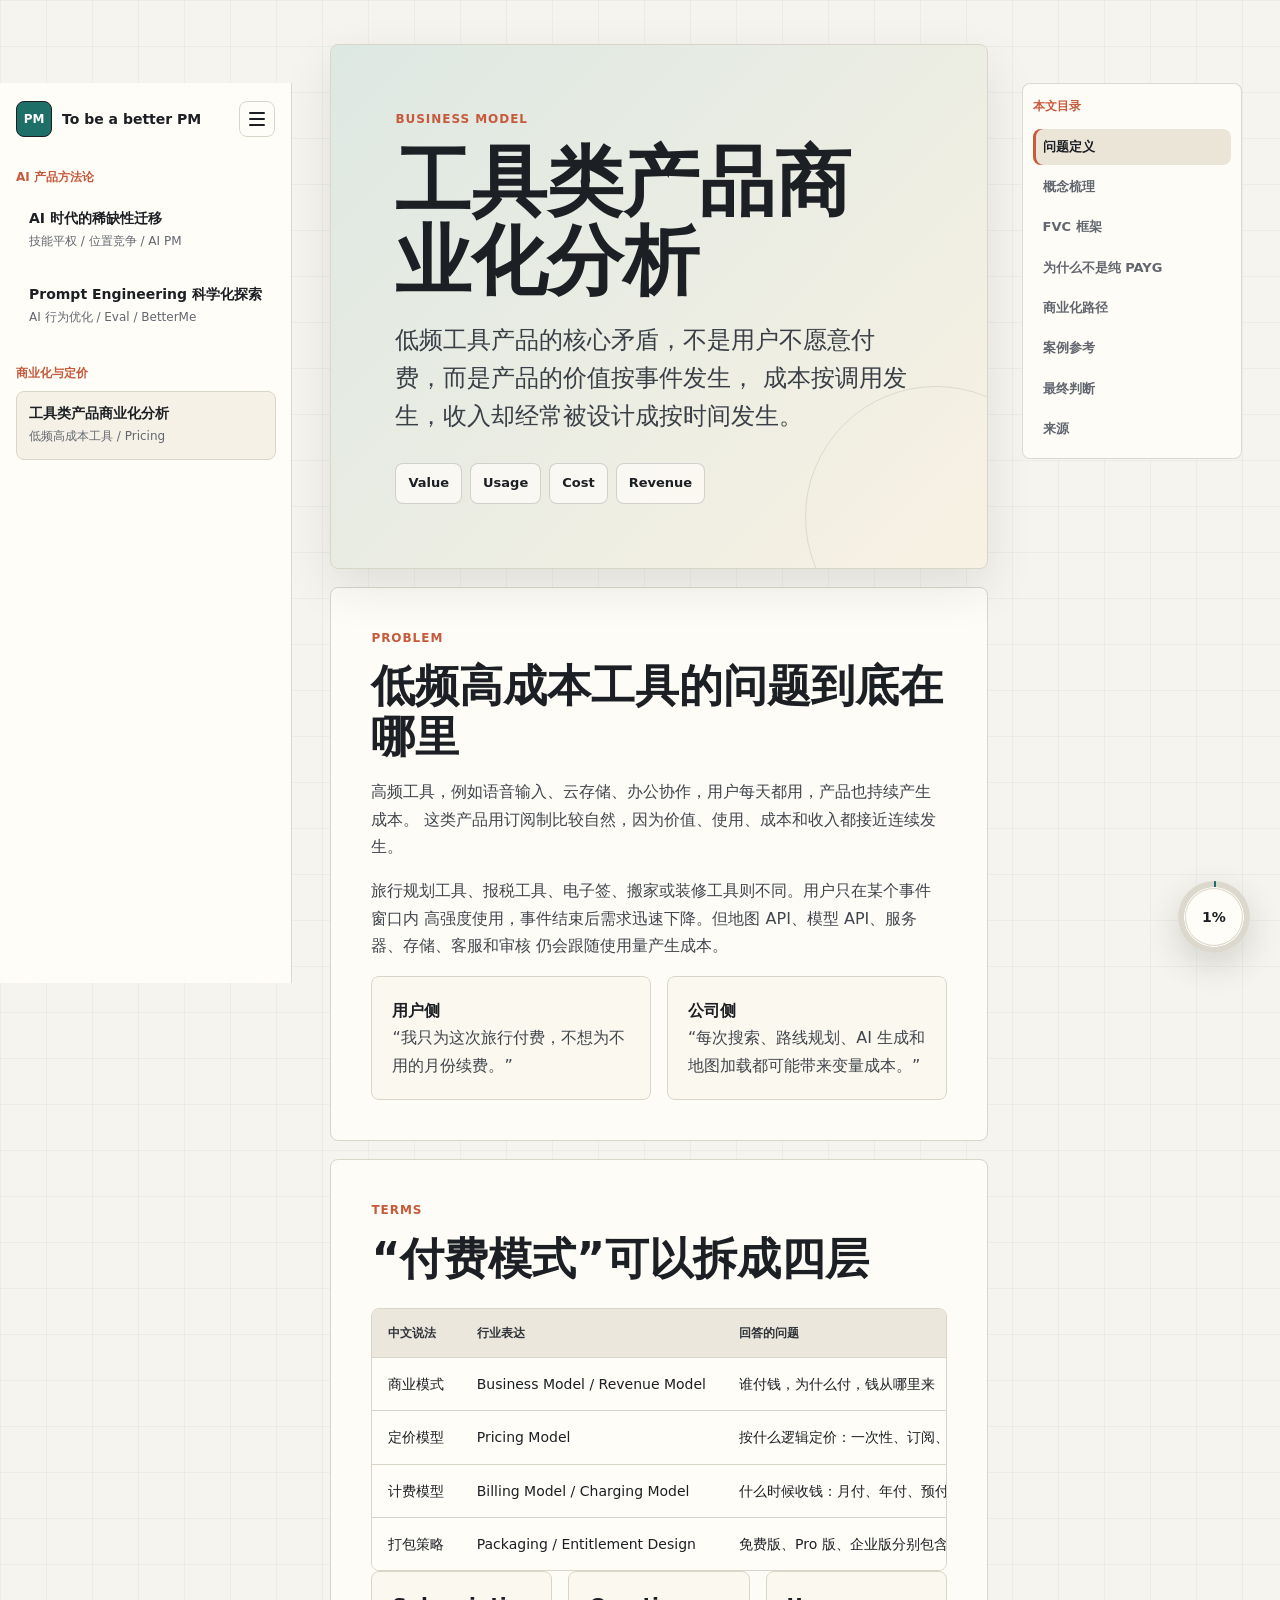
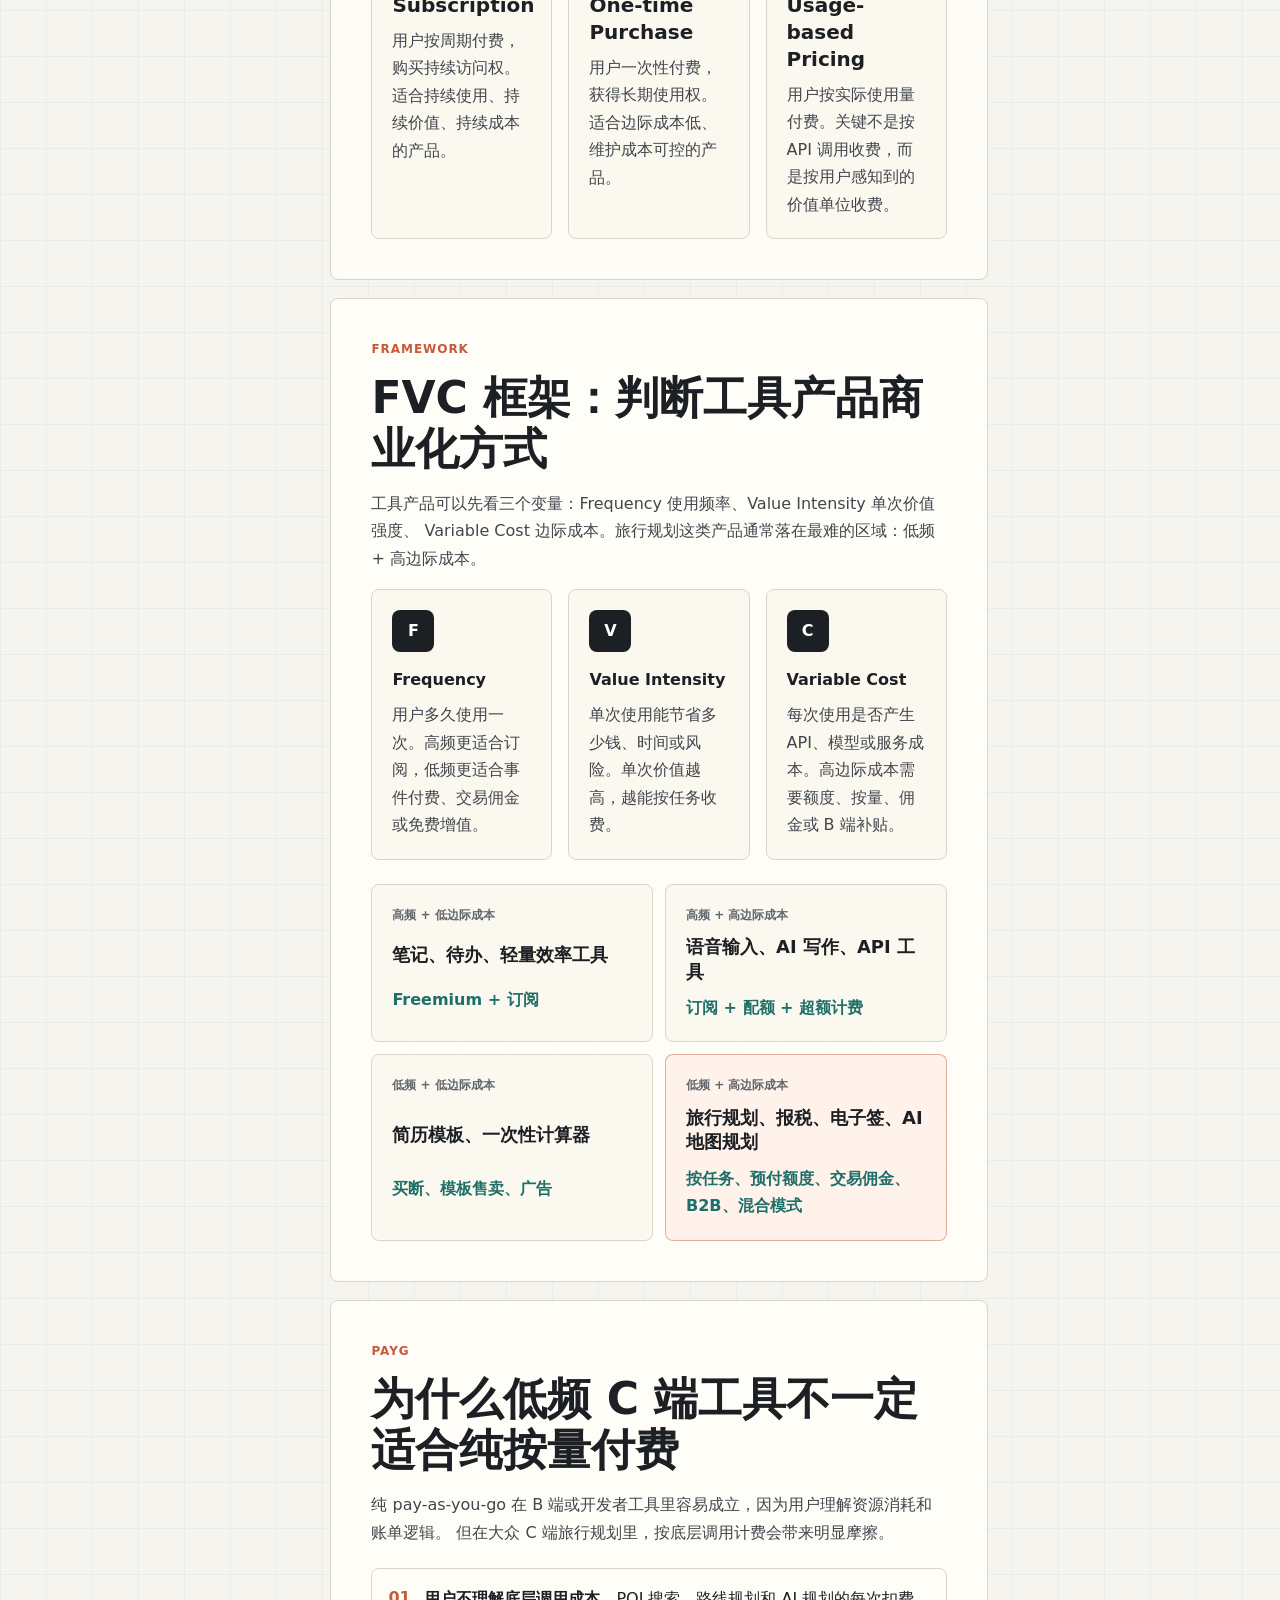
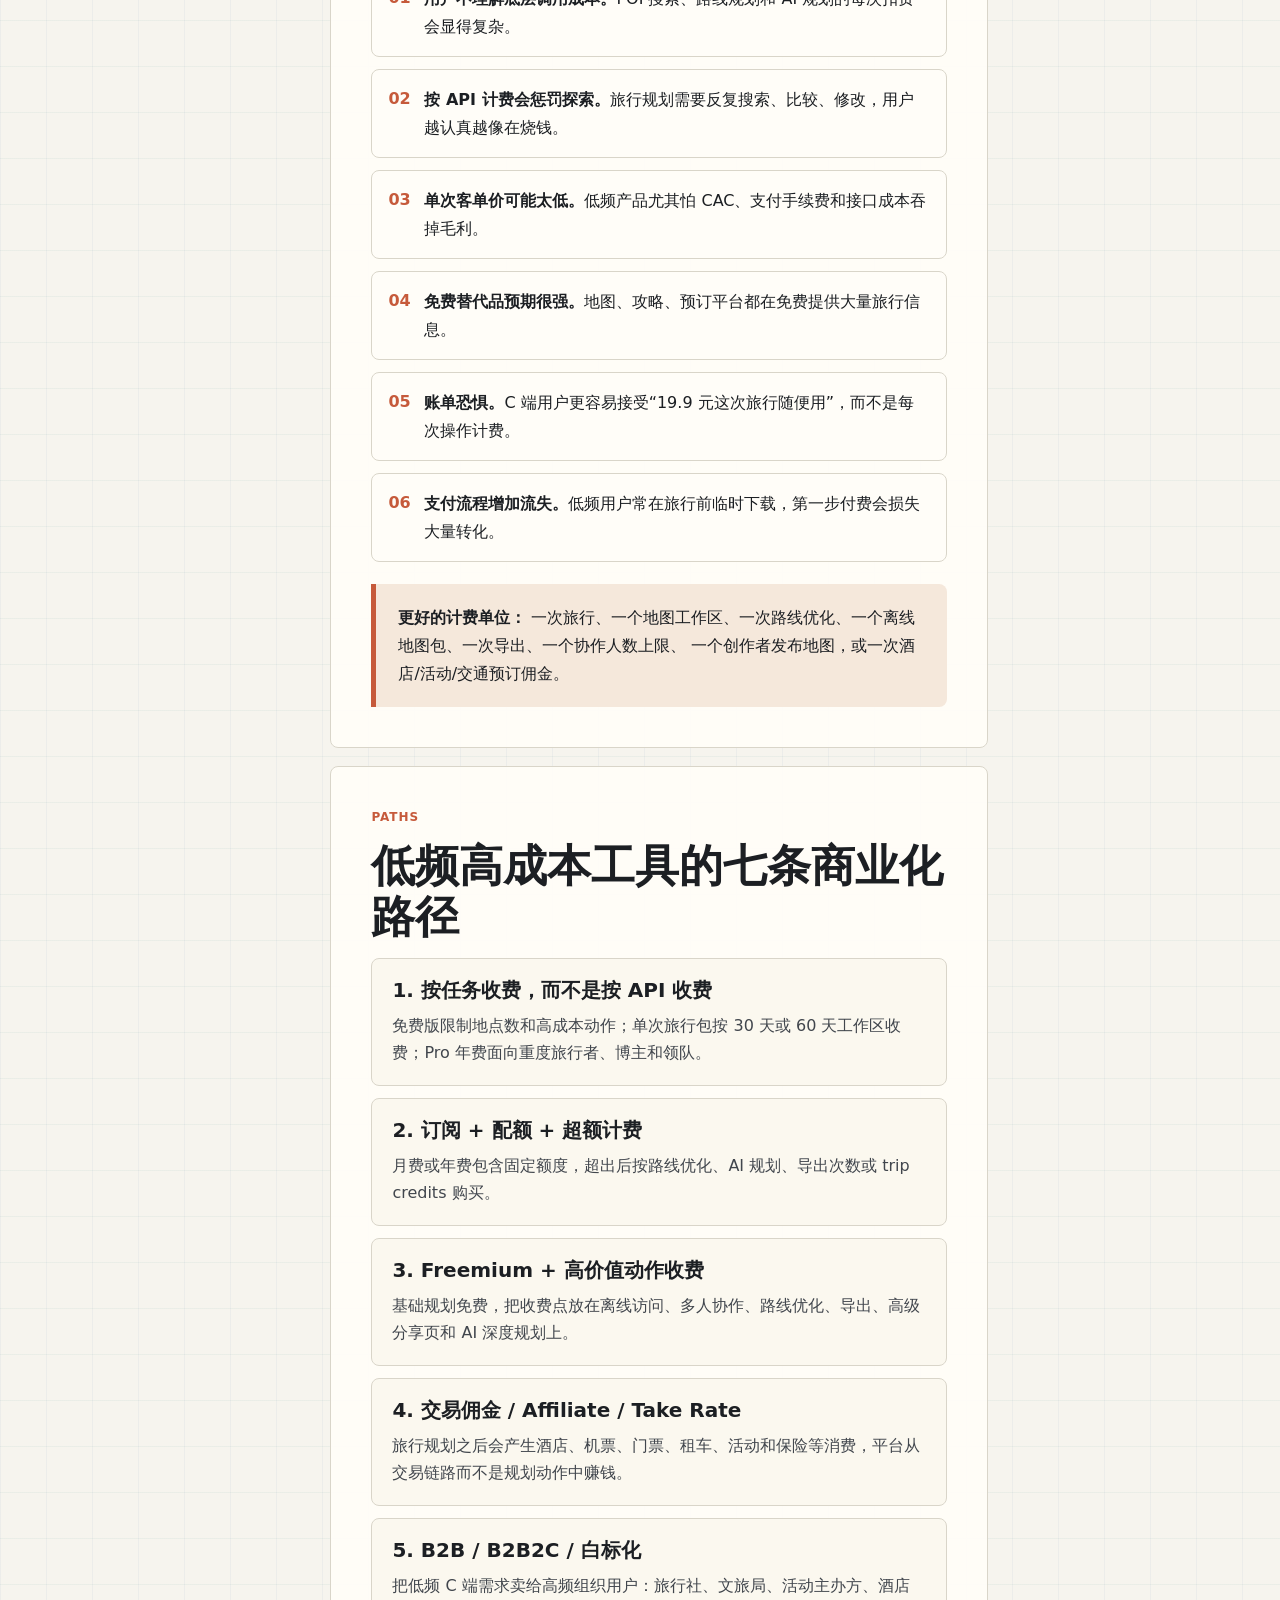
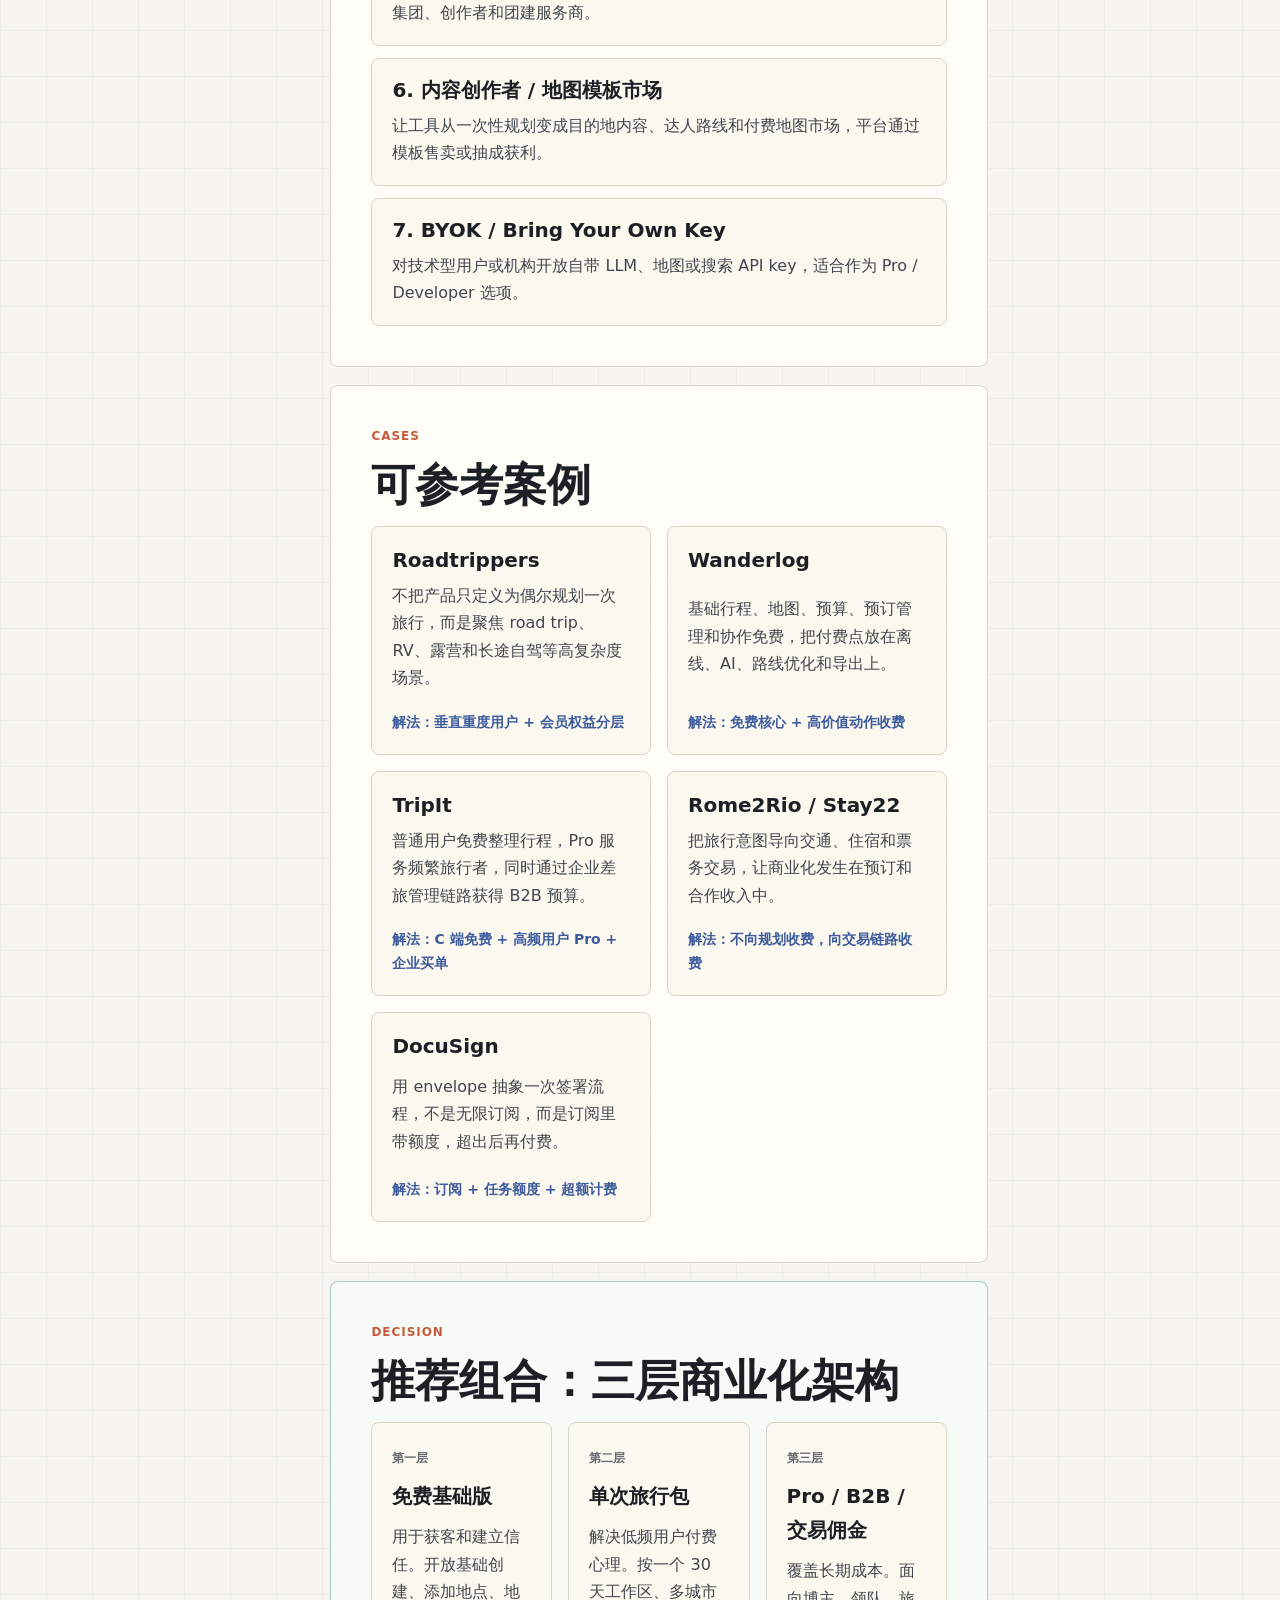
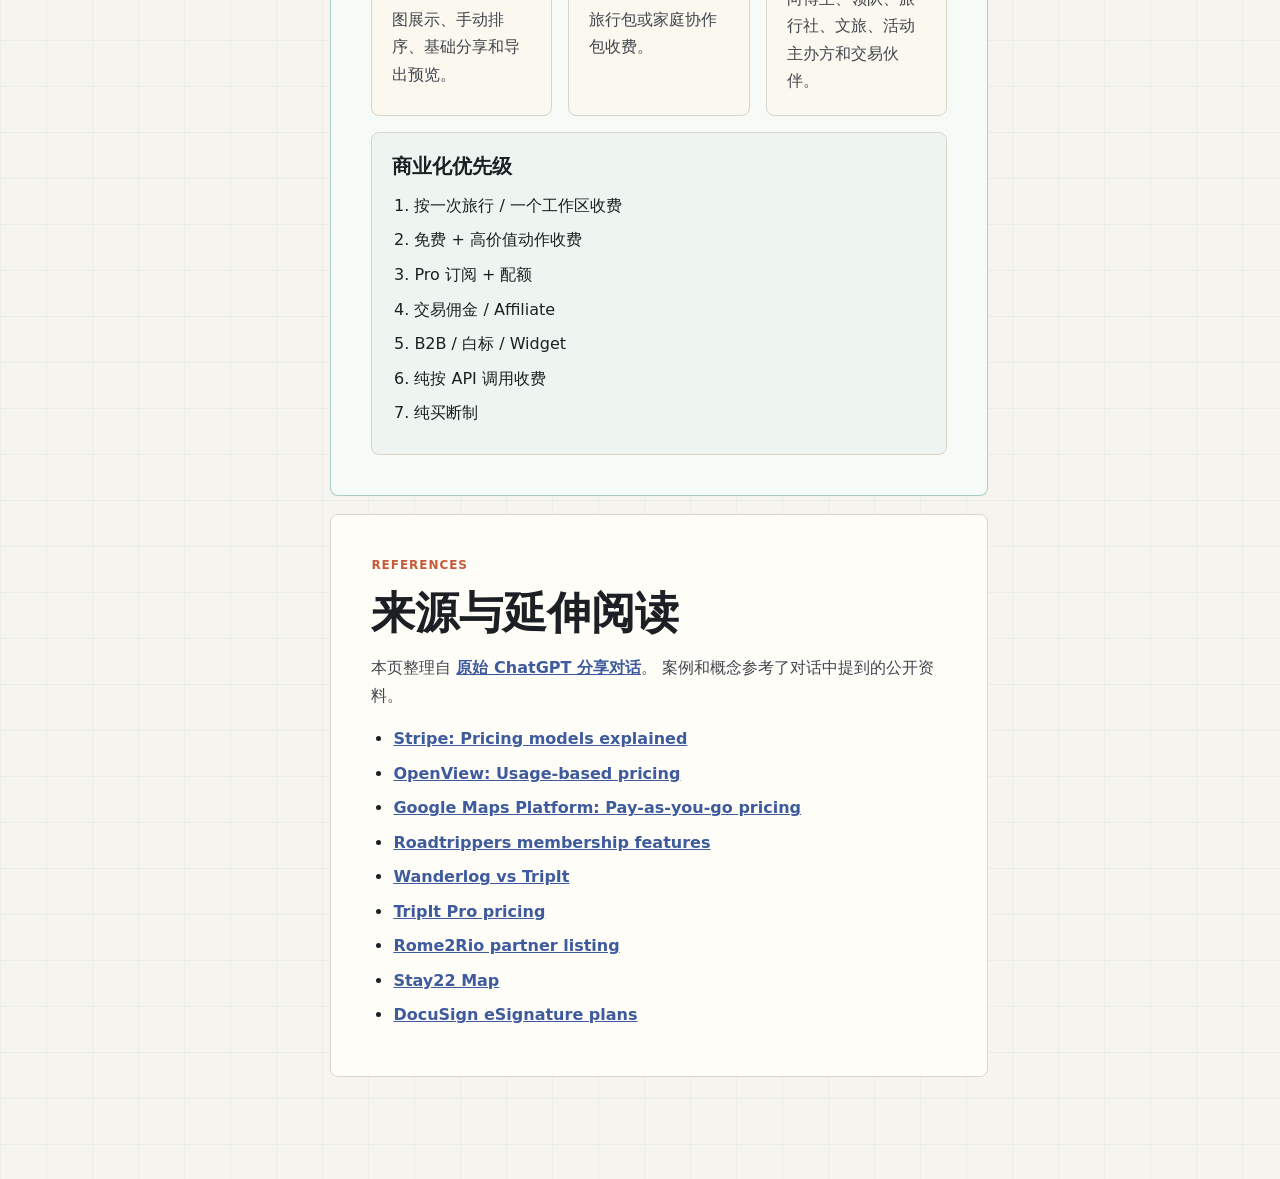
<file: docs/articles/tool-product-monetization.html>
<!doctype html>
<html lang="zh-CN">
  <head>
    <meta charset="utf-8" />
    <meta name="viewport" content="width=device-width, initial-scale=1" />
    <title>工具类产品商业化分析 | To be a better PM</title>
    <meta
      name="description"
      content="从 Frequency、Value Intensity、Variable Cost 出发，梳理低频高成本工具产品的商业化路径、定价模型和案例。"
    />
    <link rel="stylesheet" href="../styles.css" />
  </head>
  <body>
    <div class="knowledge-shell" data-page="article">
      <aside class="library-sidebar" aria-label="知识库文章导航">
        <div class="sidebar-head">
          <a class="brand" href="../index.html" aria-label="返回知识库首页">
            <span class="brand-mark">PM</span>
            <span class="brand-text">To be a better PM</span>
          </a>
          <button class="sidebar-toggle" type="button" aria-label="折叠或展开文章列表" aria-expanded="true">
            <span></span>
          </button>
        </div>

        <nav class="article-nav">
          <section>
            <h2>AI 产品方法论</h2>
            <a href="./ai-era-scarcity-and-ai-pm.html">
              <span>AI 时代的稀缺性迁移</span>
              <small>技能平权 / 位置竞争 / AI PM</small>
            </a>
            <a href="./prompt-engineering-scientific-ai-pm.html">
              <span>Prompt Engineering 科学化探索</span>
              <small>AI 行为优化 / Eval / BetterMe</small>
            </a>
          </section>
          <section>
            <h2>商业化与定价</h2>
            <a class="active" href="./tool-product-monetization.html" aria-current="page">
              <span>工具类产品商业化分析</span>
              <small>低频高成本工具 / Pricing</small>
            </a>
          </section>
        </nav>
      </aside>

      <main class="article-main">
        <div class="article-layout">
        <article class="article">
          <header class="article-hero strategy-hero">
            <p class="eyebrow">Business Model</p>
            <h1>工具类产品商业化分析</h1>
            <p class="article-lead">
              低频工具产品的核心矛盾，不是用户不愿意付费，而是产品的价值按事件发生，
              成本按调用发生，收入却经常被设计成按时间发生。
            </p>
            <div class="hero-metrics" aria-label="核心框架">
              <span>Value</span>
              <span>Usage</span>
              <span>Cost</span>
              <span>Revenue</span>
            </div>
          </header>

          <section id="problem" class="section-block">
            <div class="section-kicker">Problem</div>
            <h2>低频高成本工具的问题到底在哪里</h2>
            <p>
              高频工具，例如语音输入、云存储、办公协作，用户每天都用，产品也持续产生成本。
              这类产品用订阅制比较自然，因为价值、使用、成本和收入都接近连续发生。
            </p>
            <p>
              旅行规划工具、报税工具、电子签、搬家或装修工具则不同。用户只在某个事件窗口内
              高强度使用，事件结束后需求迅速下降。但地图 API、模型 API、服务器、存储、客服和审核
              仍会跟随使用量产生成本。
            </p>
            <div class="insight-row">
              <div>
                <strong>用户侧</strong>
                <p>“我只为这次旅行付费，不想为不用的月份续费。”</p>
              </div>
              <div>
                <strong>公司侧</strong>
                <p>“每次搜索、路线规划、AI 生成和地图加载都可能带来变量成本。”</p>
              </div>
            </div>
          </section>

          <section id="terms" class="section-block">
            <div class="section-kicker">Terms</div>
            <h2>“付费模式”可以拆成四层</h2>
            <div class="table-wrap">
              <table>
                <thead>
                  <tr>
                    <th>中文说法</th>
                    <th>行业表达</th>
                    <th>回答的问题</th>
                  </tr>
                </thead>
                <tbody>
                  <tr>
                    <td>商业模式</td>
                    <td>Business Model / Revenue Model</td>
                    <td>谁付钱，为什么付，钱从哪里来</td>
                  </tr>
                  <tr>
                    <td>定价模型</td>
                    <td>Pricing Model</td>
                    <td>按什么逻辑定价：一次性、订阅、按量、分层</td>
                  </tr>
                  <tr>
                    <td>计费模型</td>
                    <td>Billing Model / Charging Model</td>
                    <td>什么时候收钱：月付、年付、预付、后付、按事件结算</td>
                  </tr>
                  <tr>
                    <td>打包策略</td>
                    <td>Packaging / Entitlement Design</td>
                    <td>免费版、Pro 版、企业版分别包含哪些权益</td>
                  </tr>
                </tbody>
              </table>
            </div>

            <div class="definition-grid">
              <div>
                <h3>Subscription</h3>
                <p>用户按周期付费，购买持续访问权。适合持续使用、持续价值、持续成本的产品。</p>
              </div>
              <div>
                <h3>One-time Purchase</h3>
                <p>用户一次性付费，获得长期使用权。适合边际成本低、维护成本可控的产品。</p>
              </div>
              <div>
                <h3>Usage-based Pricing</h3>
                <p>用户按实际使用量付费。关键不是按 API 调用收费，而是按用户感知到的价值单位收费。</p>
              </div>
            </div>
          </section>

          <section id="framework" class="section-block">
            <div class="section-kicker">Framework</div>
            <h2>FVC 框架：判断工具产品商业化方式</h2>
            <p>
              工具产品可以先看三个变量：Frequency 使用频率、Value Intensity 单次价值强度、
              Variable Cost 边际成本。旅行规划这类产品通常落在最难的区域：低频 + 高边际成本。
            </p>
            <div class="fvc-grid">
              <div>
                <span>F</span>
                <strong>Frequency</strong>
                <p>用户多久使用一次。高频更适合订阅，低频更适合事件付费、交易佣金或免费增值。</p>
              </div>
              <div>
                <span>V</span>
                <strong>Value Intensity</strong>
                <p>单次使用能节省多少钱、时间或风险。单次价值越高，越能按任务收费。</p>
              </div>
              <div>
                <span>C</span>
                <strong>Variable Cost</strong>
                <p>每次使用是否产生 API、模型或服务成本。高边际成本需要额度、按量、佣金或 B 端补贴。</p>
              </div>
            </div>

            <div class="matrix">
              <div class="matrix-cell">
                <small>高频 + 低边际成本</small>
                <strong>笔记、待办、轻量效率工具</strong>
                <span>Freemium + 订阅</span>
              </div>
              <div class="matrix-cell">
                <small>高频 + 高边际成本</small>
                <strong>语音输入、AI 写作、API 工具</strong>
                <span>订阅 + 配额 + 超额计费</span>
              </div>
              <div class="matrix-cell">
                <small>低频 + 低边际成本</small>
                <strong>简历模板、一次性计算器</strong>
                <span>买断、模板售卖、广告</span>
              </div>
              <div class="matrix-cell highlight">
                <small>低频 + 高边际成本</small>
                <strong>旅行规划、报税、电子签、AI 地图规划</strong>
                <span>按任务、预付额度、交易佣金、B2B、混合模式</span>
              </div>
            </div>
          </section>

          <section id="exping" class="section-block">
            <div class="section-kicker">PAYG</div>
            <h2>为什么低频 C 端工具不一定适合纯按量付费</h2>
            <p>
              纯 pay-as-you-go 在 B 端或开发者工具里容易成立，因为用户理解资源消耗和账单逻辑。
              但在大众 C 端旅行规划里，按底层调用计费会带来明显摩擦。
            </p>
            <ol class="reason-list">
              <li><strong>用户不理解底层调用成本。</strong>POI 搜索、路线规划和 AI 规划的每次扣费会显得复杂。</li>
              <li><strong>按 API 计费会惩罚探索。</strong>旅行规划需要反复搜索、比较、修改，用户越认真越像在烧钱。</li>
              <li><strong>单次客单价可能太低。</strong>低频产品尤其怕 CAC、支付手续费和接口成本吞掉毛利。</li>
              <li><strong>免费替代品预期很强。</strong>地图、攻略、预订平台都在免费提供大量旅行信息。</li>
              <li><strong>账单恐惧。</strong>C 端用户更容易接受“19.9 元这次旅行随便用”，而不是每次操作计费。</li>
              <li><strong>支付流程增加流失。</strong>低频用户常在旅行前临时下载，第一步付费会损失大量转化。</li>
            </ol>
            <div class="callout">
              <strong>更好的计费单位：</strong>
              一次旅行、一个地图工作区、一次路线优化、一个离线地图包、一次导出、一个协作人数上限、
              一个创作者发布地图，或一次酒店/活动/交通预订佣金。
            </div>
          </section>

          <section id="paths" class="section-block">
            <div class="section-kicker">Paths</div>
            <h2>低频高成本工具的七条商业化路径</h2>
            <div class="path-list">
              <section>
                <h3>1. 按任务收费，而不是按 API 收费</h3>
                <p>免费版限制地点数和高成本动作；单次旅行包按 30 天或 60 天工作区收费；Pro 年费面向重度旅行者、博主和领队。</p>
              </section>
              <section>
                <h3>2. 订阅 + 配额 + 超额计费</h3>
                <p>月费或年费包含固定额度，超出后按路线优化、AI 规划、导出次数或 trip credits 购买。</p>
              </section>
              <section>
                <h3>3. Freemium + 高价值动作收费</h3>
                <p>基础规划免费，把收费点放在离线访问、多人协作、路线优化、导出、高级分享页和 AI 深度规划上。</p>
              </section>
              <section>
                <h3>4. 交易佣金 / Affiliate / Take Rate</h3>
                <p>旅行规划之后会产生酒店、机票、门票、租车、活动和保险等消费，平台从交易链路而不是规划动作中赚钱。</p>
              </section>
              <section>
                <h3>5. B2B / B2B2C / 白标化</h3>
                <p>把低频 C 端需求卖给高频组织用户：旅行社、文旅局、活动主办方、酒店集团、创作者和团建服务商。</p>
              </section>
              <section>
                <h3>6. 内容创作者 / 地图模板市场</h3>
                <p>让工具从一次性规划变成目的地内容、达人路线和付费地图市场，平台通过模板售卖或抽成获利。</p>
              </section>
              <section>
                <h3>7. BYOK / Bring Your Own Key</h3>
                <p>对技术型用户或机构开放自带 LLM、地图或搜索 API key，适合作为 Pro / Developer 选项。</p>
              </section>
            </div>
          </section>

          <section id="cases" class="section-block">
            <div class="section-kicker">Cases</div>
            <h2>可参考案例</h2>
            <div class="case-grid">
              <article>
                <h3>Roadtrippers</h3>
                <p>不把产品只定义为偶尔规划一次旅行，而是聚焦 road trip、RV、露营和长途自驾等高复杂度场景。</p>
                <span>解法：垂直重度用户 + 会员权益分层</span>
              </article>
              <article>
                <h3>Wanderlog</h3>
                <p>基础行程、地图、预算、预订管理和协作免费，把付费点放在离线、AI、路线优化和导出上。</p>
                <span>解法：免费核心 + 高价值动作收费</span>
              </article>
              <article>
                <h3>TripIt</h3>
                <p>普通用户免费整理行程，Pro 服务频繁旅行者，同时通过企业差旅管理链路获得 B2B 预算。</p>
                <span>解法：C 端免费 + 高频用户 Pro + 企业买单</span>
              </article>
              <article>
                <h3>Rome2Rio / Stay22</h3>
                <p>把旅行意图导向交通、住宿和票务交易，让商业化发生在预订和合作收入中。</p>
                <span>解法：不向规划收费，向交易链路收费</span>
              </article>
              <article>
                <h3>DocuSign</h3>
                <p>用 envelope 抽象一次签署流程，不是无限订阅，而是订阅里带额度，超出后再付费。</p>
                <span>解法：订阅 + 任务额度 + 超额计费</span>
              </article>
            </div>
          </section>

          <section id="decision" class="section-block final-section">
            <div class="section-kicker">Decision</div>
            <h2>推荐组合：三层商业化架构</h2>
            <div class="stack">
              <div>
                <small>第一层</small>
                <strong>免费基础版</strong>
                <p>用于获客和建立信任。开放基础创建、添加地点、地图展示、手动排序、基础分享和导出预览。</p>
              </div>
              <div>
                <small>第二层</small>
                <strong>单次旅行包</strong>
                <p>解决低频用户付费心理。按一个 30 天工作区、多城市旅行包或家庭协作包收费。</p>
              </div>
              <div>
                <small>第三层</small>
                <strong>Pro / B2B / 交易佣金</strong>
                <p>覆盖长期成本。面向博主、领队、旅行社、文旅、活动主办方和交易伙伴。</p>
              </div>
            </div>

            <div class="priority-list">
              <h3>商业化优先级</h3>
              <ol>
                <li>按一次旅行 / 一个工作区收费</li>
                <li>免费 + 高价值动作收费</li>
                <li>Pro 订阅 + 配额</li>
                <li>交易佣金 / Affiliate</li>
                <li>B2B / 白标 / Widget</li>
                <li>纯按 API 调用收费</li>
                <li>纯买断制</li>
              </ol>
            </div>
          </section>

          <section id="references" class="sources section-block references">
            <div class="section-kicker">References</div>
            <h2>来源与延伸阅读</h2>
            <p>
              本页整理自
              <a href="https://chatgpt.com/share/6a10bcf6-b47c-8329-897b-7671b35fd94d">原始 ChatGPT 分享对话</a>。
              案例和概念参考了对话中提到的公开资料。
            </p>
            <ul>
              <li><a href="https://stripe.com/resources/more/pricing-models-explained-types-of-pricing-models-and-when-to-use-them">Stripe: Pricing models explained</a></li>
              <li><a href="https://openviewpartners.com/usage-based-pricing/">OpenView: Usage-based pricing</a></li>
              <li><a href="https://developers.google.com/maps/billing-and-pricing/pay-as-you-go">Google Maps Platform: Pay-as-you-go pricing</a></li>
              <li><a href="https://support.roadtrippers.com/hc/en-us/articles/360000831566-What-features-are-included-with-Roadtrippers-memberships">Roadtrippers membership features</a></li>
              <li><a href="https://wanderlog.com/blog/2024/11/26/wanderlog-vs-tripit/">Wanderlog vs TripIt</a></li>
              <li><a href="https://www.tripit.com/web/pro/pricing">TripIt Pro pricing</a></li>
              <li><a href="https://www.rome2rio.com/get-listed/">Rome2Rio partner listing</a></li>
              <li><a href="https://www.stay22.com/map">Stay22 Map</a></li>
              <li><a href="https://ecom.docusign.com/plans-and-pricing/esignature">DocuSign eSignature plans</a></li>
            </ul>
          </section>
        </article>

        <aside class="page-toc" aria-label="本文目录">
          <p>本文目录</p>
          <a href="#problem">问题定义</a>
          <a href="#terms">概念梳理</a>
          <a href="#framework">FVC 框架</a>
          <a href="#exping">为什么不是纯 PAYG</a>
          <a href="#paths">商业化路径</a>
          <a href="#cases">案例参考</a>
          <a href="#decision">最终判断</a>
          <a href="#references">来源</a>
        </aside>
        </div>
      </main>
    </div>

    <script src="../site.js?v=scroll-progress"></script>
  </body>
</html>
</file>
<file: docs/styles.css>
:root {
  color-scheme: light;
  --bg: #f6f4ee;
  --surface: #fffdf8;
  --surface-2: #f0eee6;
  --ink: #1c1f23;
  --muted: #62676f;
  --line: #d9d5c9;
  --teal: #1e6f68;
  --coral: #c65a3b;
  --blue: #3d5b9d;
  --green: #4c7b45;
  --gold: #b8892b;
  --shadow: 0 18px 48px rgba(31, 35, 38, 0.1);
  --sidebar-width: 292px;
  --sidebar-collapsed: 74px;
}

* {
  box-sizing: border-box;
}

html {
  scroll-behavior: smooth;
}

body {
  margin: 0;
  color: var(--ink);
  background:
    linear-gradient(90deg, rgba(61, 91, 157, 0.05) 1px, transparent 1px),
    linear-gradient(rgba(30, 111, 104, 0.05) 1px, transparent 1px),
    var(--bg);
  background-size: 46px 46px;
  font-family:
    ui-sans-serif,
    system-ui,
    -apple-system,
    BlinkMacSystemFont,
    "PingFang SC",
    "Microsoft YaHei",
    "Helvetica Neue",
    Arial,
    sans-serif;
  line-height: 1.72;
}

a {
  color: inherit;
}

button {
  font: inherit;
}

.knowledge-shell {
  display: grid;
  grid-template-columns: var(--sidebar-width) minmax(0, 1fr);
  min-height: 100vh;
  transition: grid-template-columns 180ms ease;
}

body.nav-collapsed .knowledge-shell {
  grid-template-columns: var(--sidebar-collapsed) minmax(0, 1fr);
}

.library-sidebar {
  position: sticky;
  top: 0;
  z-index: 10;
  display: flex;
  height: 100vh;
  flex-direction: column;
  gap: 22px;
  border-right: 1px solid rgba(217, 213, 201, 0.92);
  background: rgba(255, 253, 248, 0.92);
  backdrop-filter: blur(18px);
  overflow: hidden;
}

.sidebar-head {
  display: flex;
  align-items: center;
  justify-content: space-between;
  gap: 12px;
  padding: 18px 16px 8px;
}

.brand {
  display: inline-flex;
  min-width: 0;
  align-items: center;
  gap: 10px;
  text-decoration: none;
  font-size: 14px;
  font-weight: 780;
}

.brand-mark {
  display: grid;
  width: 36px;
  height: 36px;
  flex: 0 0 auto;
  place-items: center;
  border: 1px solid var(--ink);
  border-radius: 8px;
  background: var(--teal);
  color: #fff;
  font-size: 12px;
}

.brand-text {
  overflow: hidden;
  text-overflow: ellipsis;
  white-space: nowrap;
}

.sidebar-toggle {
  position: relative;
  display: grid;
  width: 36px;
  height: 36px;
  flex: 0 0 auto;
  place-items: center;
  border: 1px solid var(--line);
  border-radius: 8px;
  background: var(--surface);
  cursor: pointer;
}

.sidebar-toggle span,
.sidebar-toggle::before,
.sidebar-toggle::after {
  display: block;
  width: 16px;
  height: 2px;
  border-radius: 999px;
  background: var(--ink);
  content: "";
}

.sidebar-toggle::before,
.sidebar-toggle::after {
  position: absolute;
}

.sidebar-toggle::before {
  transform: translateY(-6px);
}

.sidebar-toggle::after {
  transform: translateY(6px);
}

.article-nav {
  display: grid;
  gap: 22px;
  min-width: var(--sidebar-width);
  padding: 0 16px 26px;
  overflow-y: auto;
}

.article-nav section {
  display: grid;
  gap: 8px;
}

.article-nav h2 {
  margin: 0;
  color: var(--coral);
  font-size: 12px;
  font-weight: 820;
  text-transform: uppercase;
}

.article-nav a {
  display: grid;
  gap: 3px;
  padding: 12px;
  border: 1px solid transparent;
  border-radius: 8px;
  text-decoration: none;
}

.article-nav a:hover,
.article-nav a.active {
  border-color: var(--line);
  background: #f5f1e7;
}

.article-nav span {
  font-size: 14px;
  font-weight: 760;
  line-height: 1.35;
}

.article-nav small {
  color: var(--muted);
  font-size: 12px;
}

body.nav-collapsed .brand-text,
body.nav-collapsed .article-nav {
  opacity: 0;
  pointer-events: none;
}

body.nav-collapsed .sidebar-head {
  flex-direction: column;
}

.home-main,
.article-main {
  min-width: 0;
}

.home-main {
  display: grid;
  gap: 34px;
  width: min(1180px, 100%);
  margin: 0 auto;
  padding: clamp(32px, 6vw, 76px) clamp(20px, 5vw, 64px) 80px;
}

.home-hero {
  max-width: 880px;
  padding-top: clamp(20px, 5vw, 54px);
}

.eyebrow {
  margin: 0 0 12px;
  color: var(--coral);
  font-size: 12px;
  font-weight: 840;
  letter-spacing: 0.08em;
  text-transform: uppercase;
}

h1,
h2,
h3,
p {
  margin-top: 0;
}

.home-hero h1 {
  max-width: 860px;
  margin-bottom: 24px;
  font-size: clamp(42px, 7vw, 88px);
  line-height: 1.02;
}

.home-hero p:not(.eyebrow),
.article-lead {
  color: #393f46;
  font-size: clamp(18px, 2vw, 24px);
  line-height: 1.58;
}

.section-title h2,
.taxonomy-panel h2 {
  margin-bottom: 0;
  font-size: clamp(26px, 4vw, 42px);
  line-height: 1.18;
}

.article-grid,
.taxonomy-grid,
.compare-grid,
.insight-row,
.definition-grid,
.fvc-grid,
.case-grid,
.stack,
.concept-grid,
.framework-grid,
.policy-grid,
.split-panel,
.stack-grid,
.origin-map,
.asymmetry-grid,
.action-cards,
.result-owner-grid {
  display: grid;
  gap: 16px;
}

.article-grid {
  grid-template-columns: repeat(2, minmax(0, 1fr));
}

.article-card {
  display: flex;
  min-height: 360px;
  flex-direction: column;
  justify-content: space-between;
  padding: clamp(22px, 3vw, 30px);
  border: 1px solid var(--line);
  border-radius: 8px;
  background: rgba(255, 253, 248, 0.94);
  box-shadow: var(--shadow);
  text-decoration: none;
}

.article-card.featured {
  background:
    linear-gradient(135deg, rgba(61, 91, 157, 0.12), rgba(30, 111, 104, 0.08)),
    var(--surface);
}

.article-card h3 {
  margin: 18px 0 14px;
  font-size: clamp(26px, 3vw, 38px);
  line-height: 1.15;
}

.article-card p,
.taxonomy-panel p,
.section-block p {
  color: #41464d;
}

.article-card ul {
  display: flex;
  flex-wrap: wrap;
  gap: 8px;
  margin: 24px 0 0;
  padding: 0;
  list-style: none;
}

.article-card li,
.category-pill {
  display: inline-flex;
  align-items: center;
  min-height: 30px;
  padding: 4px 10px;
  border-radius: 999px;
  font-size: 12px;
  font-weight: 760;
}

.article-card li {
  border: 1px solid var(--line);
  background: #f7f3e9;
  color: var(--muted);
}

.category-pill.ai {
  background: rgba(61, 91, 157, 0.12);
  color: var(--blue);
}

.category-pill.strategy {
  background: rgba(76, 123, 69, 0.13);
  color: var(--green);
}

.taxonomy-panel {
  display: grid;
  gap: 22px;
  padding: clamp(24px, 4vw, 36px);
  border: 1px solid var(--line);
  border-radius: 8px;
  background: rgba(255, 253, 248, 0.88);
}

.taxonomy-grid {
  grid-template-columns: repeat(3, minmax(0, 1fr));
}

.taxonomy-grid article,
.compare-grid div,
.insight-row div,
.definition-grid div,
.fvc-grid div,
.path-list section,
.case-grid article,
.stack div,
.priority-list,
.concept-grid article,
.framework-grid article,
.policy-grid div,
.split-panel article,
.stack-grid article,
.origin-map div,
.asymmetry-grid article,
.action-cards article {
  border: 1px solid var(--line);
  border-radius: 8px;
  background: #fbf8ef;
}

.taxonomy-grid article {
  padding: 20px;
}

.article-main {
  padding: clamp(22px, 4vw, 44px) clamp(18px, 3vw, 42px) 84px;
}

.article-layout {
  display: grid;
  grid-template-columns: minmax(0, 920px) 220px;
  gap: 34px;
  width: min(1200px, 100%);
  margin: 0 auto;
  align-items: start;
}

.article {
  min-width: 0;
}

.article-hero {
  position: relative;
  overflow: hidden;
  margin-bottom: 18px;
  padding: clamp(30px, 6vw, 64px);
  border: 1px solid var(--line);
  border-radius: 8px;
  background: var(--surface);
  box-shadow: var(--shadow);
}

.article-hero::after {
  position: absolute;
  right: -80px;
  bottom: -80px;
  width: 260px;
  height: 260px;
  border: 1px solid rgba(28, 31, 35, 0.1);
  border-radius: 999px;
  content: "";
}

.ai-hero {
  background:
    linear-gradient(135deg, rgba(61, 91, 157, 0.16), rgba(198, 90, 59, 0.08)),
    var(--surface);
}

.strategy-hero {
  background:
    linear-gradient(135deg, rgba(30, 111, 104, 0.15), rgba(184, 137, 43, 0.1)),
    var(--surface);
}

.scarcity-hero {
  background:
    linear-gradient(135deg, rgba(28, 31, 35, 0.1), rgba(30, 111, 104, 0.15) 48%, rgba(198, 90, 59, 0.09)),
    var(--surface);
}

.article-hero h1 {
  position: relative;
  z-index: 1;
  max-width: 780px;
  margin-bottom: 22px;
  font-size: clamp(40px, 6vw, 76px);
  line-height: 1.04;
}

.article-lead {
  position: relative;
  z-index: 1;
  max-width: 780px;
  margin-bottom: 28px;
}

.hero-flow,
.hero-metrics {
  position: relative;
  z-index: 1;
  display: flex;
  flex-wrap: wrap;
  gap: 8px;
}

.hero-flow span,
.hero-metrics span {
  padding: 8px 12px;
  border: 1px solid rgba(28, 31, 35, 0.18);
  border-radius: 8px;
  background: rgba(255, 253, 248, 0.72);
  font-size: 13px;
  font-weight: 780;
}

.article-toc,
.page-toc {
  position: sticky;
  top: 0;
  z-index: 4;
  padding: 10px;
  border: 1px solid rgba(217, 213, 201, 0.9);
  border-radius: 8px;
  background: rgba(255, 253, 248, 0.9);
  backdrop-filter: blur(16px);
}

.article-toc {
  display: flex;
  gap: 8px;
  margin-bottom: 20px;
  overflow-x: auto;
}

.page-toc {
  display: grid;
  gap: 4px;
  max-height: calc(100vh - 48px);
  overflow-y: auto;
}

.page-toc p {
  margin: 2px 0 8px;
  color: var(--coral);
  font-size: 12px;
  font-weight: 840;
  text-transform: uppercase;
}

.article-toc a,
.page-toc a {
  flex: 0 0 auto;
  padding: 7px 10px;
  border-radius: 8px;
  color: var(--muted);
  font-size: 13px;
  font-weight: 720;
  text-decoration: none;
}

.article-toc a:hover,
.page-toc a:hover {
  background: #f0ece1;
  color: var(--ink);
}

.page-toc a.active,
.page-toc a[aria-current="true"] {
  background: #ebe5d7;
  color: var(--ink);
  box-shadow: inset 3px 0 0 var(--coral);
}

.reading-progress {
  --progress: 0;
  position: fixed;
  right: clamp(18px, 3vw, 30px);
  bottom: clamp(18px, 3vw, 30px);
  z-index: 30;
  display: grid;
  width: 72px;
  height: 72px;
  place-items: center;
  border-radius: 50%;
  background:
    radial-gradient(circle at center, var(--surface) 0 58%, transparent 59%),
    conic-gradient(var(--teal) calc(var(--progress) * 1%), rgba(217, 213, 201, 0.9) 0);
  box-shadow: 0 12px 34px rgba(31, 35, 38, 0.16);
  color: var(--ink);
  font-size: 14px;
  font-weight: 850;
}

.reading-progress::before {
  position: absolute;
  inset: 7px;
  border: 1px solid rgba(217, 213, 201, 0.92);
  border-radius: inherit;
  background: rgba(255, 253, 248, 0.94);
  content: "";
}

.reading-progress-value {
  position: relative;
  z-index: 1;
}

.section-block {
  margin-bottom: 18px;
  padding: clamp(24px, 4vw, 40px);
  scroll-margin-top: 72px;
  border: 1px solid var(--line);
  border-radius: 8px;
  background: rgba(255, 253, 248, 0.94);
}

.section-block h2 {
  margin-bottom: 16px;
  font-size: clamp(28px, 4vw, 44px);
  line-height: 1.16;
}

.section-block h3 {
  margin-bottom: 8px;
  font-size: 20px;
  line-height: 1.35;
}

.section-kicker {
  margin: 0 0 12px;
  color: var(--coral);
  font-size: 12px;
  font-weight: 840;
  letter-spacing: 0.08em;
  text-transform: uppercase;
}

.principle-strip {
  display: grid;
  gap: 6px;
  margin-top: 24px;
  padding: 18px 20px;
  border-left: 5px solid var(--blue);
  border-radius: 0 8px 8px 0;
  background: #edf1fb;
}

.principle-strip span {
  color: #344052;
}

.insight-row,
.concept-grid,
.framework-grid,
.policy-grid,
.split-panel,
.stack-grid,
.origin-map,
.asymmetry-grid {
  grid-template-columns: repeat(2, minmax(0, 1fr));
}

.definition-grid,
.fvc-grid,
.stack {
  grid-template-columns: repeat(3, minmax(0, 1fr));
}

.case-grid {
  grid-template-columns: repeat(2, minmax(0, 1fr));
}

.concept-grid article,
.framework-grid article,
.split-panel article,
.stack-grid article,
.compare-grid div,
.insight-row div,
.definition-grid div,
.fvc-grid div,
.path-list section,
.case-grid article,
.stack div,
.priority-list,
.policy-grid div,
.origin-map div,
.asymmetry-grid article,
.action-cards article {
  padding: 20px;
}

.concept-grid article:first-child,
.framework-grid article:first-child {
  border-color: rgba(61, 91, 157, 0.34);
}

.concept-grid article:nth-child(2),
.framework-grid article:nth-child(2) {
  border-color: rgba(30, 111, 104, 0.34);
}

.concept-grid article:nth-child(3),
.framework-grid article:nth-child(3) {
  border-color: rgba(198, 90, 59, 0.34);
}

.number,
.fvc-grid span,
.framework-grid span,
.timeline > article > span {
  display: grid;
  width: 42px;
  height: 42px;
  place-items: center;
  border-radius: 8px;
  background: var(--ink);
  color: #fff;
  font-weight: 860;
}

.timeline {
  display: grid;
  gap: 12px;
}

.timeline article {
  display: grid;
  grid-template-columns: 48px minmax(0, 1fr);
  gap: 16px;
  padding: 18px;
  border: 1px solid var(--line);
  border-radius: 8px;
  background: #fbf8ef;
}

.timeline p,
.concept-grid p,
.framework-grid p,
.insight-row p,
.definition-grid p,
.fvc-grid p,
.path-list p,
.case-grid p,
.stack p,
.policy-grid p,
.split-panel p,
.stack-grid p,
.compare-grid p,
.origin-map p,
.thesis-card p,
.asymmetry-grid p,
.action-cards p {
  margin-bottom: 0;
}

.origin-map {
  margin-top: 24px;
}

.origin-map strong,
.origin-map span {
  display: block;
}

.origin-map strong {
  margin-bottom: 8px;
  font-size: 18px;
}

.origin-map span {
  color: var(--muted);
}

.thesis-card,
.formula-panel {
  margin: 22px 0;
  padding: clamp(22px, 4vw, 32px);
  border: 1px solid rgba(30, 111, 104, 0.3);
  border-radius: 8px;
  background:
    linear-gradient(135deg, rgba(30, 111, 104, 0.1), rgba(61, 91, 157, 0.08)),
    #f7fbf8;
}

.thesis-card strong,
.formula-panel strong {
  display: block;
  margin-bottom: 12px;
  color: var(--ink);
  font-size: clamp(21px, 3vw, 30px);
  line-height: 1.28;
}

.operator-card {
  border-color: rgba(61, 91, 157, 0.3);
  background:
    linear-gradient(135deg, rgba(61, 91, 157, 0.12), rgba(198, 90, 59, 0.07)),
    #f7f8fd;
}

.layer-list {
  display: grid;
  gap: 12px;
  margin-top: 24px;
}

.layer-list article {
  display: grid;
  grid-template-columns: 54px minmax(0, 1fr);
  gap: 16px;
  padding: 20px;
  border: 1px solid var(--line);
  border-radius: 8px;
  background: #fbf8ef;
}

.layer-list span,
.action-cards span {
  display: grid;
  width: 42px;
  height: 42px;
  place-items: center;
  border-radius: 8px;
  background: var(--teal);
  color: #fff;
  font-size: 13px;
  font-weight: 850;
}

.layer-list h3,
.action-cards h3 {
  margin-bottom: 8px;
}

.layer-list p {
  margin-bottom: 0;
}

.formula-panel {
  border-color: rgba(28, 31, 35, 0.18);
  background:
    linear-gradient(135deg, rgba(28, 31, 35, 0.08), rgba(184, 137, 43, 0.12)),
    var(--surface);
}

.formula-panel strong {
  margin-bottom: 0;
  color: var(--coral);
}

.asymmetry-grid {
  margin: 22px 0;
}

.asymmetry-grid ul {
  margin: 12px 0 0;
  padding-left: 22px;
  color: #41464d;
}

.action-cards {
  grid-template-columns: repeat(auto-fit, minmax(160px, 1fr));
  margin-top: 22px;
}

.action-cards article {
  display: grid;
  align-content: start;
  gap: 10px;
}

.direction-cloud {
  display: flex;
  flex-wrap: wrap;
  gap: 10px;
  margin: 24px 0;
}

.direction-cloud span {
  display: inline-flex;
  min-height: 38px;
  align-items: center;
  padding: 6px 12px;
  border: 1px solid rgba(30, 111, 104, 0.28);
  border-radius: 8px;
  background: #eef7f4;
  color: #264642;
  font-size: 13px;
  font-weight: 780;
}

.result-owner-grid {
  grid-template-columns: repeat(3, minmax(0, 1fr));
  margin: 22px 0;
}

.result-owner-grid div {
  display: grid;
  min-height: 74px;
  place-items: center;
  padding: 14px;
  border: 1px solid rgba(61, 91, 157, 0.24);
  border-radius: 8px;
  background: #f3f6fd;
  text-align: center;
  font-weight: 790;
}

.policy-card {
  margin: 24px 0;
  padding: 22px;
  border: 1px solid rgba(61, 91, 157, 0.28);
  border-radius: 8px;
  background: #f3f6fd;
}

.fvc-grid span {
  margin-bottom: 14px;
}

.fvc-grid strong {
  display: block;
  margin-bottom: 8px;
}

.table-wrap,
.method-table {
  margin: 24px 0 0;
  overflow-x: auto;
  border: 1px solid var(--line);
  border-radius: 8px;
}

table {
  width: 100%;
  min-width: 720px;
  border-collapse: collapse;
  background: var(--surface);
  font-size: 14px;
}

th,
td {
  padding: 14px 16px;
  border-bottom: 1px solid var(--line);
  text-align: left;
  vertical-align: top;
}

th {
  background: #ece7dc;
  color: #30343a;
  font-size: 12px;
  font-weight: 820;
  text-transform: uppercase;
}

tr:last-child td {
  border-bottom: 0;
}

.quote-panel {
  margin: 22px 0;
  padding: 22px;
  border-left: 5px solid var(--teal);
  border-radius: 0 8px 8px 0;
  background: #eef7f4;
}

.quote-panel p {
  margin-bottom: 0;
  color: #263f3c;
  font-size: 17px;
}

.flow-diagram {
  display: grid;
  grid-template-columns: repeat(3, minmax(0, 1fr));
  gap: 10px;
  margin-top: 24px;
}

.flow-diagram span {
  display: grid;
  min-height: 58px;
  place-items: center;
  padding: 10px;
  border: 1px solid var(--line);
  border-radius: 8px;
  background: var(--surface);
  text-align: center;
  font-size: 13px;
  font-weight: 760;
}

.path-list {
  display: grid;
  gap: 12px;
}

.path-list article,
.path-list section {
  padding: 18px 20px;
  border: 1px solid var(--line);
  border-radius: 8px;
  background: #fbf8ef;
}

.reason-list {
  display: grid;
  gap: 12px;
  margin: 22px 0;
  padding: 0;
  list-style: none;
  counter-reset: reasons;
}

.reason-list li {
  position: relative;
  padding: 16px 18px 16px 52px;
  border: 1px solid var(--line);
  border-radius: 8px;
  background: var(--surface);
  counter-increment: reasons;
}

.reason-list li::before {
  position: absolute;
  top: 15px;
  left: 16px;
  color: var(--coral);
  content: counter(reasons, decimal-leading-zero);
  font-weight: 850;
}

.callout {
  padding: 20px 22px;
  border-left: 5px solid var(--coral);
  border-radius: 0 8px 8px 0;
  background: #f5e8db;
}

.matrix {
  display: grid;
  grid-template-columns: repeat(2, minmax(0, 1fr));
  gap: 12px;
  margin-top: 24px;
}

.matrix div {
  display: grid;
  min-height: 140px;
  gap: 10px;
  padding: 20px;
  border: 1px solid var(--line);
  border-radius: 8px;
  background: #fbf8ef;
}

.matrix small,
.stack small,
.stack-grid small {
  color: var(--muted);
  font-size: 12px;
  font-weight: 800;
  text-transform: uppercase;
}

.matrix strong {
  font-size: 18px;
  line-height: 1.35;
}

.matrix span {
  color: var(--teal);
  font-weight: 800;
}

.matrix .highlight {
  border-color: rgba(198, 90, 59, 0.45);
  background: #fff2eb;
}

.case-grid article {
  display: flex;
  min-height: 210px;
  flex-direction: column;
  justify-content: space-between;
}

.case-grid article span {
  display: block;
  margin-top: 18px;
  color: var(--blue);
  font-size: 14px;
  font-weight: 790;
}

.stack strong {
  display: block;
  margin: 8px 0 10px;
  font-size: 20px;
}

.priority-list {
  margin-top: 16px;
  background: #eef5f0;
}

.priority-list ol {
  margin: 12px 0 0;
  padding-left: 22px;
}

.priority-list li {
  margin: 7px 0;
}

.final-section {
  border-color: rgba(30, 111, 104, 0.35);
  background: #f7fbf8;
}

.references a {
  color: var(--blue);
  font-weight: 760;
}

.references ul {
  margin: 12px 0 0;
  padding-left: 22px;
}

.references li {
  margin: 7px 0;
}

@media (max-width: 980px) {
  .knowledge-shell,
  body.nav-collapsed .knowledge-shell {
    grid-template-columns: 1fr;
  }

  .article-layout {
    grid-template-columns: 1fr;
  }

  .library-sidebar {
    position: sticky;
    top: 0;
    height: auto;
    max-height: 72vh;
    border-right: 0;
    border-bottom: 1px solid var(--line);
  }

  body.nav-collapsed .library-sidebar {
    max-height: 72px;
  }

  body.nav-collapsed .sidebar-head {
    flex-direction: row;
  }

  .article-nav {
    min-width: 0;
    grid-template-columns: repeat(2, minmax(0, 1fr));
  }

  .page-toc {
    position: sticky;
    top: 72px;
    order: -1;
    display: flex;
    gap: 8px;
    max-height: none;
    margin-bottom: 18px;
    overflow-x: auto;
  }

  .page-toc p {
    flex: 0 0 auto;
    margin: 0;
    padding: 7px 4px;
  }

  .page-toc a.active,
  .page-toc a[aria-current="true"] {
    box-shadow: inset 0 -3px 0 var(--coral);
  }

  .article-grid,
  .taxonomy-grid,
  .insight-row,
  .definition-grid,
  .fvc-grid,
  .case-grid,
  .stack,
  .concept-grid,
  .framework-grid,
  .policy-grid,
  .split-panel,
  .stack-grid,
  .matrix,
  .origin-map,
  .asymmetry-grid,
  .action-cards,
  .result-owner-grid {
    grid-template-columns: 1fr;
  }
}

@media (max-width: 680px) {
  .home-main,
  .article-main {
    padding-inline: 16px;
  }

  .home-hero h1,
  .article-hero h1 {
    font-size: clamp(38px, 13vw, 58px);
  }

  .article-card {
    min-height: auto;
  }

  .article-nav {
    grid-template-columns: 1fr;
  }

  .article-hero,
  .section-block {
    padding: 22px 18px;
  }

  .reading-progress {
    width: 62px;
    height: 62px;
    right: 14px;
    bottom: 14px;
    font-size: 12px;
  }

  .timeline article {
    grid-template-columns: 1fr;
  }

  .layer-list article {
    grid-template-columns: 1fr;
  }

  .flow-diagram {
    grid-template-columns: 1fr;
  }
}
</file>
